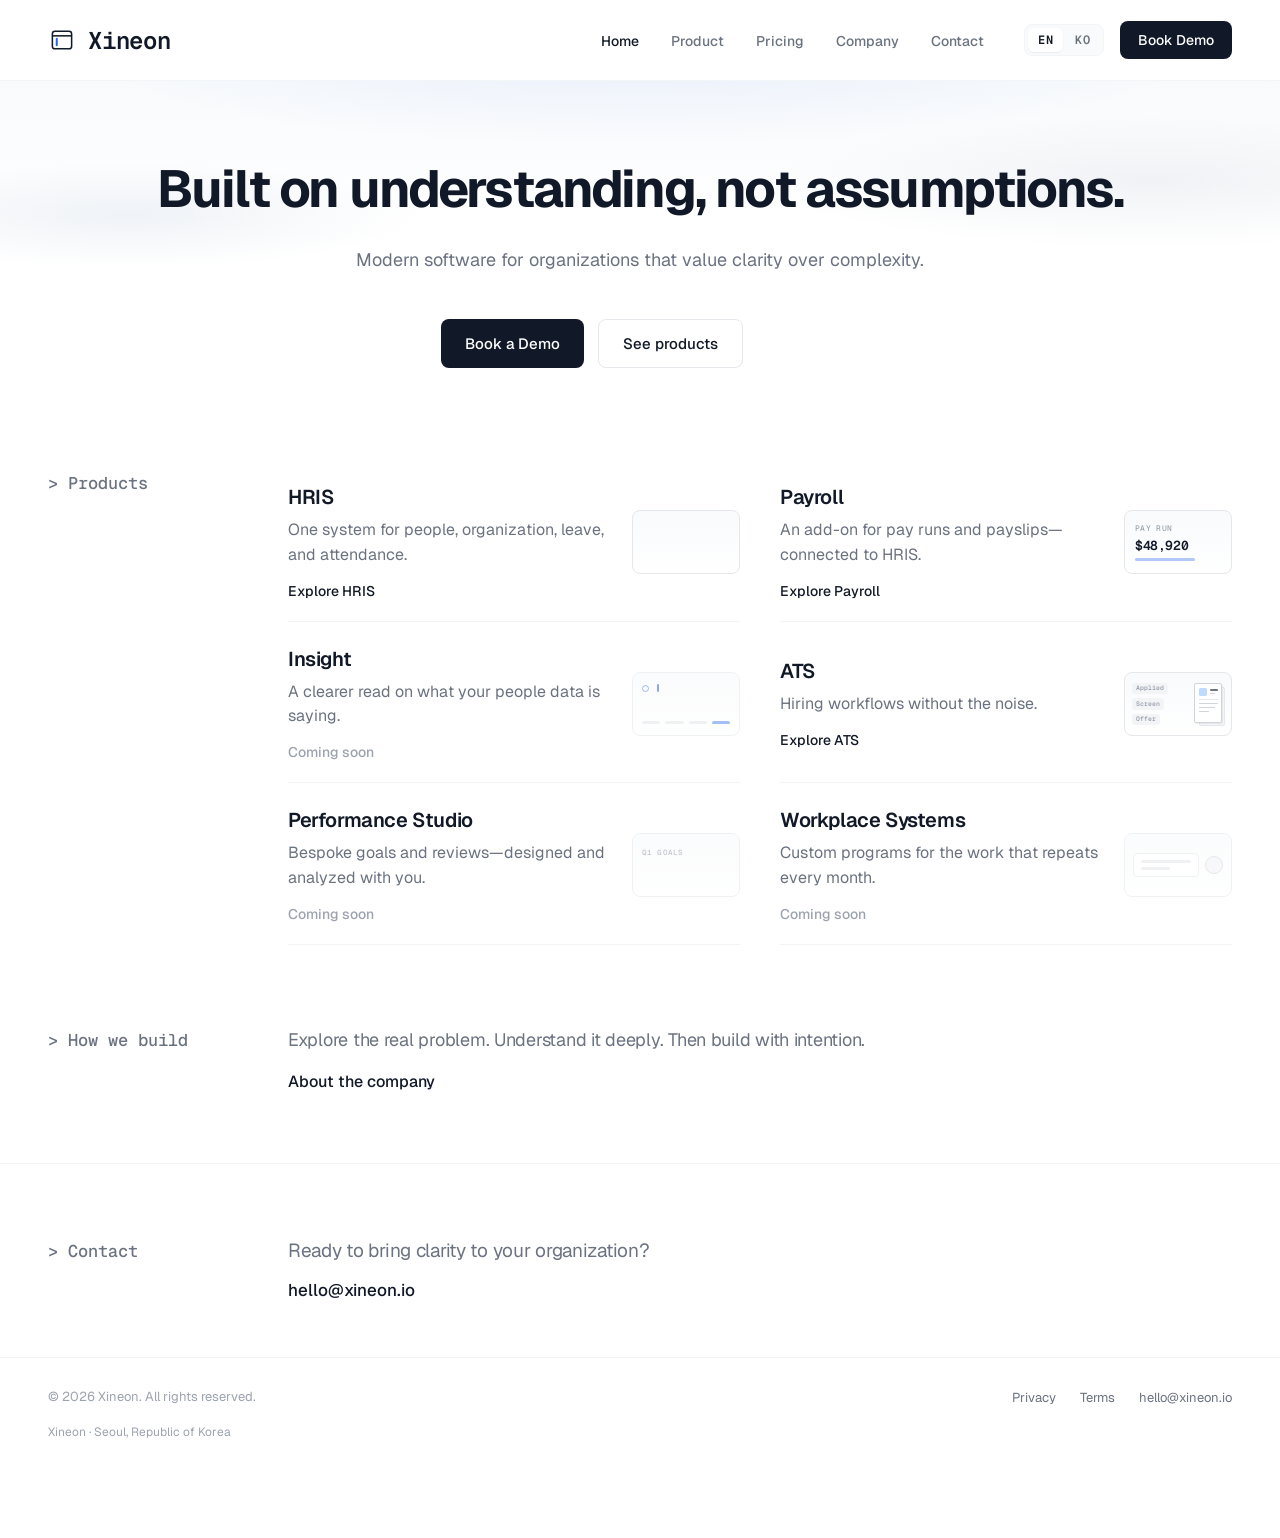
<file: index.html>
<!DOCTYPE html>
<html lang="en">
<head>
    <meta charset="UTF-8">
    <meta name="viewport" content="width=device-width, initial-scale=1.0">

    <title data-i18n="home.title">Xineon</title>
    <meta name="description" data-i18n-content="home.meta" content="Xineon builds modern enterprise software for organizations that value clarity over complexity—grounded in understanding before assumptions.">
    <meta property="og:title" content="Xineon">
    <meta property="og:description" data-i18n-content="home.meta" content="Xineon builds modern enterprise software for organizations that value clarity over complexity—grounded in understanding before assumptions.">
    <meta property="og:type" content="website">
    <meta property="og:url" content="https://xineon.io/">
    <meta property="og:image" content="https://xineon.io/assets/images/og-default.png">
    <meta property="og:image:width" content="1200">
    <meta property="og:image:height" content="630">
    <meta name="twitter:card" content="summary_large_image">
    <meta name="twitter:image" content="https://xineon.io/assets/images/og-default.png">

    <link rel="preconnect" href="https://fonts.googleapis.com">
    <link rel="preconnect" href="https://fonts.gstatic.com" crossorigin>
    <link href="https://fonts.googleapis.com/css2?family=Geist:wght@400;500;600;700&family=Geist+Mono:wght@500;600&display=swap" rel="stylesheet">

    <link rel="icon" href="assets/favicon.svg" type="image/svg+xml">
    <link rel="icon" href="assets/favicon.ico" sizes="any">
    <link rel="apple-touch-icon" href="assets/apple-touch-icon.png">
    <link rel="stylesheet" href="style.css">

    <script defer src="i18n.js"></script>
    <script defer src="script.js"></script>
</head>

<body>

    <nav>
        <div class="nav-inner container">
            <a class="logo" href="#product">
                <img class="logo-mark" src="assets/images/logo-icon.svg" alt="" width="28" height="28" decoding="async">
                <span>Xineon</span>
            </a>

            <button type="button" class="nav-toggle" data-nav-toggle aria-controls="site-nav-panel" aria-expanded="false" data-i18n-aria="nav.menu" aria-label="Menu">
                <span class="nav-toggle__box" aria-hidden="true">
                    <span class="nav-toggle__bar"></span>
                    <span class="nav-toggle__bar"></span>
                </span>
            </button>

            <div class="nav-right" id="site-nav-panel">
                <ul class="nav-links">
                    <li><a class="is-active" href="#product" aria-current="page" data-i18n="nav.home">Home</a></li>
                    <li class="nav-item nav-item--products">
                        <a class="nav-link" href="hris.html" aria-haspopup="true" aria-expanded="false" data-i18n="nav.product">Product</a>
                        <ul class="nav-submenu">
                            <li><a href="hris.html" data-i18n="nav.hris">HRIS</a></li>
                            <li><a href="payroll.html" data-i18n="nav.payroll">Payroll</a></li>
                            <li><a href="insight.html" data-i18n="nav.insight">Insight</a></li>
                            <li><a href="ats.html" data-i18n="nav.ats">ATS</a></li>
                            <li><a href="performance.html" data-i18n="nav.performance">Performance Studio</a></li>
                            <li><a href="workplace.html" data-i18n="nav.workplace">Workplace Systems</a></li>
                        </ul>
                    </li>
                    <li><a href="pricing.html" data-i18n="nav.pricing">Pricing</a></li>
                    <li><a href="company.html" data-i18n="nav.company">Company</a></li>
                    <li><a href="contact.html" data-i18n="nav.contact">Contact</a></li>
                </ul>

                <div class="nav-actions">
                    <div class="lang-toggle" data-lang-toggle role="group" data-i18n-aria="lang.aria" aria-label="Language">
                        <button type="button" class="lang-toggle__btn is-active" data-lang-option="en" aria-pressed="true" data-i18n="lang.en">EN</button>
                        <button type="button" class="lang-toggle__btn" data-lang-option="ko" aria-pressed="false" data-i18n="lang.ko">KO</button>
                    </div>

                    <a class="nav-cta" href="contact.html" data-i18n="nav.bookDemo">Book Demo</a>
                </div>
            </div>
        </div>
    </nav>

    <main>

        <section class="hero" id="product">
            <div class="hero-atmosphere" aria-hidden="true"></div>

            <div class="container hero-content fade-up">
                <h1 data-i18n="home.hero.title" data-i18n-html>Built on understanding, <br>not assumptions.</h1>

                <p data-i18n="home.hero.subtitle" data-i18n-html>
                    Modern software for organizations <br>that value clarity over complexity.
                </p>

                <div class="hero-buttons">
                    <a class="btn-primary" href="contact.html" data-i18n="home.hero.ctaPrimary">Book a Demo</a>
                    <a class="btn-secondary" href="#products" data-i18n="home.hero.ctaSecondary">See products</a>
                </div>
            </div>
        </section>

        <section class="section about" id="products">
            <div class="container page-grid fade-up">
                <h2 class="about-title" data-i18n="home.products.title">Products</h2>

                <div class="home-products">
                    <a class="home-product" href="hris.html">
                        <div class="home-product__copy">
                            <h3 data-i18n="home.products.hris.title">HRIS</h3>
                            <p data-i18n="home.products.hris.body">One system for people, organization, leave, and attendance.</p>
                            <span data-i18n="home.products.hris.cta">Explore HRIS</span>
                        </div>
                        <div class="home-viz home-viz--hris" aria-hidden="true">
                            <div class="home-viz__panel">
                                <div class="home-viz__row home-viz__row--1">
                                    <span class="home-viz__av"></span>
                                    <span class="home-viz__name">Maya Chen</span>
                                </div>
                                <div class="home-viz__row home-viz__row--2">
                                    <span class="home-viz__av"></span>
                                    <span class="home-viz__name">Jordan Lee</span>
                                </div>
                                <div class="home-viz__row home-viz__row--3">
                                    <span class="home-viz__av"></span>
                                    <span class="home-viz__name">Sam Park</span>
                                </div>
                            </div>
                        </div>
                    </a>

                    <a class="home-product" href="payroll.html">
                        <div class="home-product__copy">
                            <h3 data-i18n="home.products.payroll.title">Payroll</h3>
                            <p data-i18n="home.products.payroll.body">An add-on for pay runs and payslips—connected to HRIS.</p>
                            <span data-i18n="home.products.payroll.cta">Explore Payroll</span>
                        </div>
                        <div class="home-viz home-viz--payroll" aria-hidden="true">
                            <div class="home-viz__panel">
                                <span class="home-viz__label" data-i18n="viz.payRun">Pay run</span>
                                <span class="home-viz__amount">$48,920</span>
                                <span class="home-viz__slip"></span>
                            </div>
                        </div>
                    </a>

                    <a class="home-product home-product--soon" href="insight.html">
                        <div class="home-product__copy">
                            <h3 data-i18n="home.products.insight.title">Insight</h3>
                            <p data-i18n="home.products.insight.body">A clearer read on what your people data is saying.</p>
                            <span data-i18n="home.products.soon">Coming soon</span>
                        </div>
                        <div class="home-viz home-viz--insight" aria-hidden="true">
                            <div class="home-viz__panel home-viz__panel--ask">
                                <span class="home-viz__ask">
                                    <span class="home-viz__ask-mark"></span>
                                    <span class="home-viz__ask-text"></span>
                                    <span class="home-viz__ask-caret"></span>
                                </span>
                                <div class="home-viz__bars">
                                    <span class="home-viz__bar home-viz__bar--1"></span>
                                    <span class="home-viz__bar home-viz__bar--2"></span>
                                    <span class="home-viz__bar home-viz__bar--3"></span>
                                    <span class="home-viz__bar home-viz__bar--4"></span>
                                </div>
                            </div>
                        </div>
                    </a>

                    <a class="home-product" href="ats.html">
                        <div class="home-product__copy">
                            <h3 data-i18n="home.products.ats.title">ATS</h3>
                            <p data-i18n="home.products.ats.body">Hiring workflows without the noise.</p>
                            <span data-i18n="home.products.ats.cta">Explore ATS</span>
                        </div>
                        <div class="home-viz home-viz--ats" aria-hidden="true">
                            <div class="home-viz__panel home-viz__panel--stages">
                                <div class="home-viz__stages">
                                    <span class="home-viz__stage home-viz__stage--1" data-i18n="viz.applied">Applied</span>
                                    <span class="home-viz__stage home-viz__stage--2" data-i18n="viz.screen">Screen</span>
                                    <span class="home-viz__stage home-viz__stage--3" data-i18n="viz.offer">Offer</span>
                                </div>
                                <div class="home-viz__resume">
                                    <span class="home-viz__resume-sheet home-viz__resume-sheet--back"></span>
                                    <span class="home-viz__resume-sheet home-viz__resume-sheet--front">
                                        <span class="home-viz__resume-head">
                                            <span class="home-viz__resume-photo"></span>
                                            <span class="home-viz__resume-meta">
                                                <span class="home-viz__resume-line home-viz__resume-line--name"></span>
                                                <span class="home-viz__resume-line home-viz__resume-line--role"></span>
                                            </span>
                                        </span>
                                        <span class="home-viz__resume-rule"></span>
                                        <span class="home-viz__resume-line"></span>
                                        <span class="home-viz__resume-line home-viz__resume-line--mid"></span>
                                        <span class="home-viz__resume-line home-viz__resume-line--short"></span>
                                    </span>
                                </div>
                            </div>
                        </div>
                    </a>

                    <a class="home-product home-product--soon" href="performance.html">
                        <div class="home-product__copy">
                            <h3 data-i18n="home.products.performance.title">Performance Studio</h3>
                            <p data-i18n="home.products.performance.body">Bespoke goals and reviews—designed and analyzed with you.</p>
                            <span data-i18n="home.products.soon">Coming soon</span>
                        </div>
                        <div class="home-viz home-viz--perf" aria-hidden="true">
                            <div class="home-viz__panel home-viz__panel--goals">
                                <span class="home-viz__goals-label" data-i18n="viz.q1Goals">Q1 Goals</span>
                                <div class="home-viz__check home-viz__check--1">
                                    <span class="home-viz__tick"></span>
                                    <span class="home-viz__check-line"></span>
                                </div>
                                <div class="home-viz__check home-viz__check--2">
                                    <span class="home-viz__tick"></span>
                                    <span class="home-viz__check-line home-viz__check-line--short"></span>
                                </div>
                            </div>
                        </div>
                    </a>

                    <a class="home-product home-product--soon" href="workplace.html">
                        <div class="home-product__copy">
                            <h3 data-i18n="home.products.workplace.title">Workplace Systems</h3>
                            <p data-i18n="home.products.workplace.body">Custom programs for the work that repeats every month.</p>
                            <span data-i18n="home.products.soon">Coming soon</span>
                        </div>
                        <div class="home-viz home-viz--workplace" aria-hidden="true">
                            <div class="home-viz__panel home-viz__panel--request">
                                <div class="home-viz__req-card">
                                    <span class="home-viz__req-line"></span>
                                    <span class="home-viz__req-line home-viz__req-line--short"></span>
                                </div>
                                <span class="home-viz__req-badge">
                                    <span class="home-viz__req-check"></span>
                                </span>
                            </div>
                        </div>
                    </a>
                </div>
            </div>
        </section>

        <section class="section philosophy" id="how-we-build">
            <div class="container page-grid fade-up">
                <h2 class="philosophy-title" data-i18n="home.method.title">How we build</h2>

                <div class="home-method">
                    <p data-i18n="home.method.body">
                        Explore the real problem. Understand it deeply. Then build with intention.
                    </p>
                    <a class="text-link" href="company.html#how-we-work" data-i18n="home.method.cta">About the company</a>
                </div>
            </div>
        </section>

    </main>

    <footer class="site-footer" id="contact">
        <div class="container page-grid">
            <p class="footer-label" data-i18n="footer.label">Contact</p>

            <div class="footer-body">
                <p data-i18n="footer.cta">Ready to bring clarity to your organization?</p>
                <a href="mailto:hello@xineon.io">hello@xineon.io</a>
            </div>
        </div>

        <div class="container footer-legal">
            <div class="footer-legal-bar">
                <p class="footer-copyright">&copy; <span data-current-year>2026</span> Xineon. <span data-i18n="footer.rights">All rights reserved.</span></p>

                <ul class="footer-legal-links">
                    <li><a href="privacy.html" data-i18n="footer.privacy">Privacy</a></li>
                    <li><a href="terms.html" data-i18n="footer.terms">Terms</a></li>
                    <li><a href="mailto:hello@xineon.io">hello@xineon.io</a></li>
                </ul>
            </div>

            <p class="footer-company" data-i18n="footer.company">Xineon &middot; Seoul, Republic of Korea</p>
        </div>
    </footer>

</body>
</html>
</file>
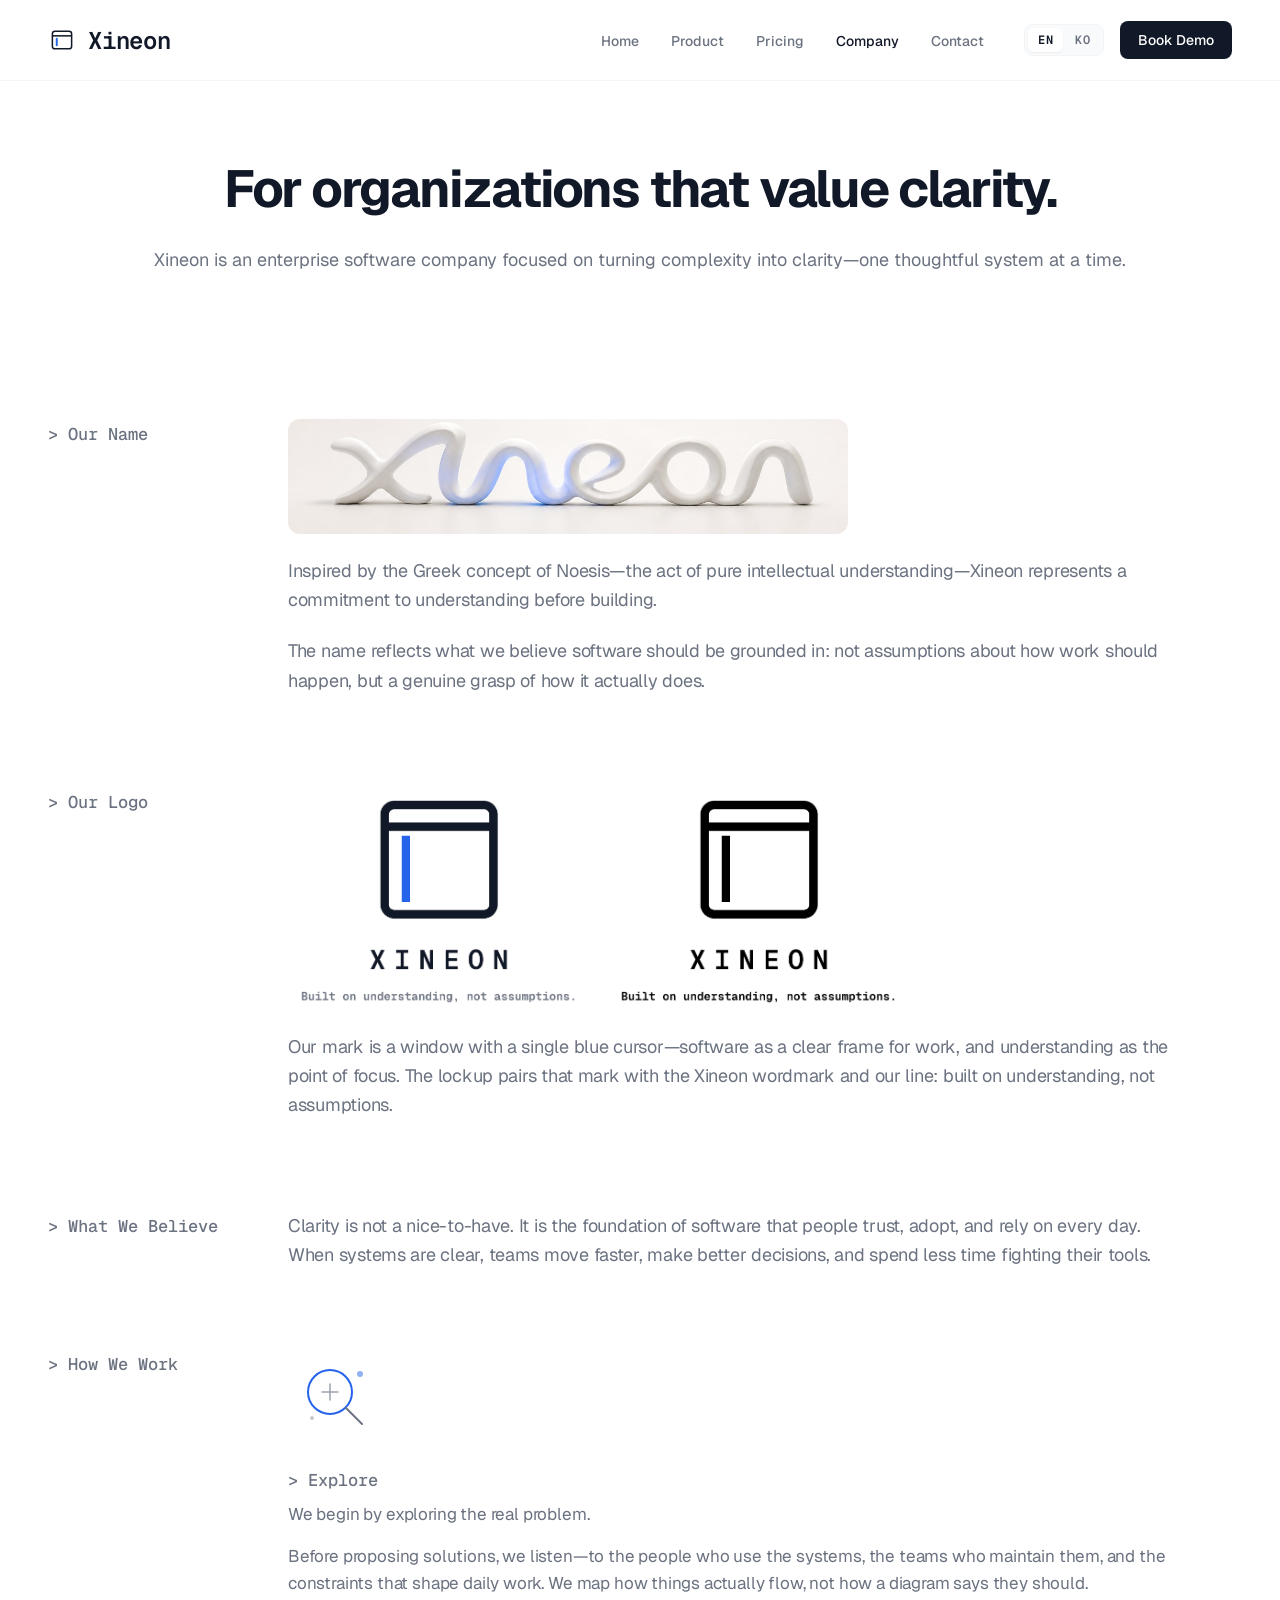
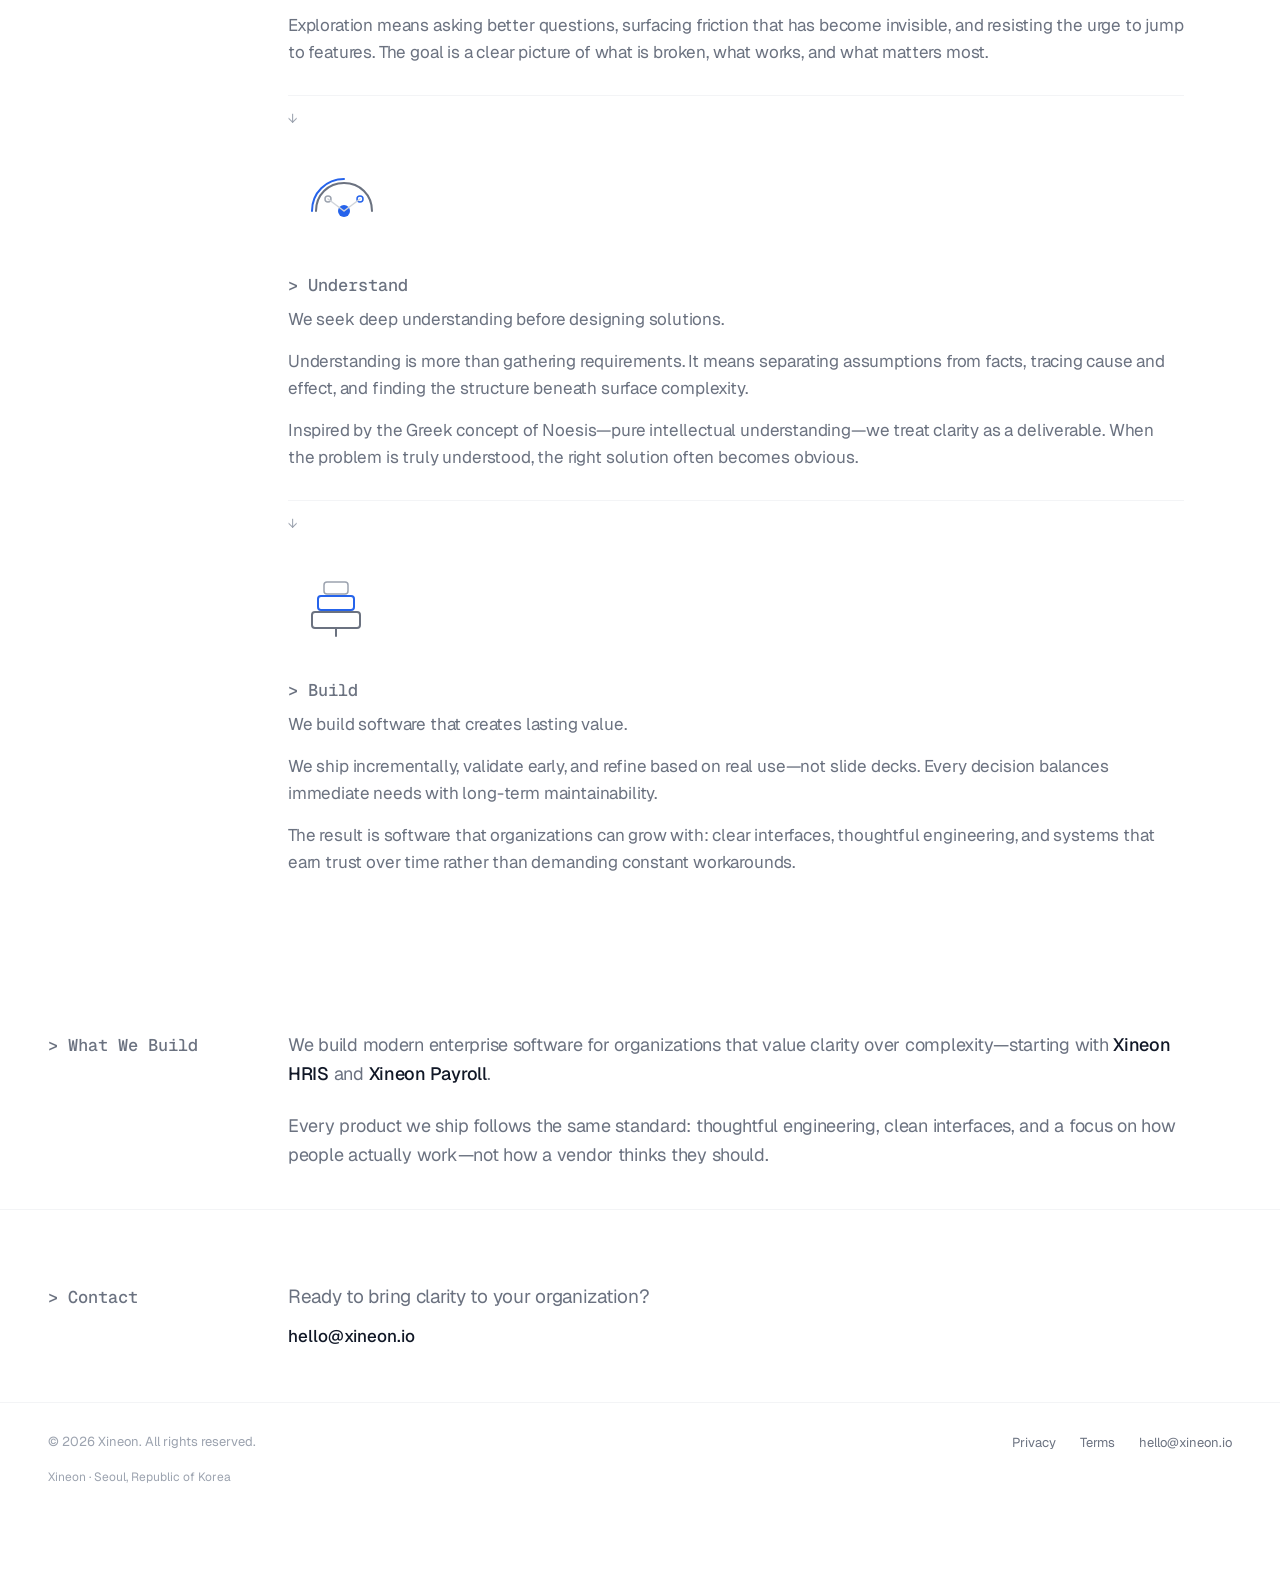
<file: about.html>
<!DOCTYPE html>
<html lang="en">
<head>
    <meta charset="UTF-8">
    <meta http-equiv="refresh" content="0; url=company.html">
    <link rel="canonical" href="https://xineon.io/company.html">
    <title>Redirecting to Company — Xineon</title>
    <script>location.replace("company.html");</script>
</head>
<body>
    <p><a href="company.html">Continue to Company</a></p>
</body>
</html>
</file>
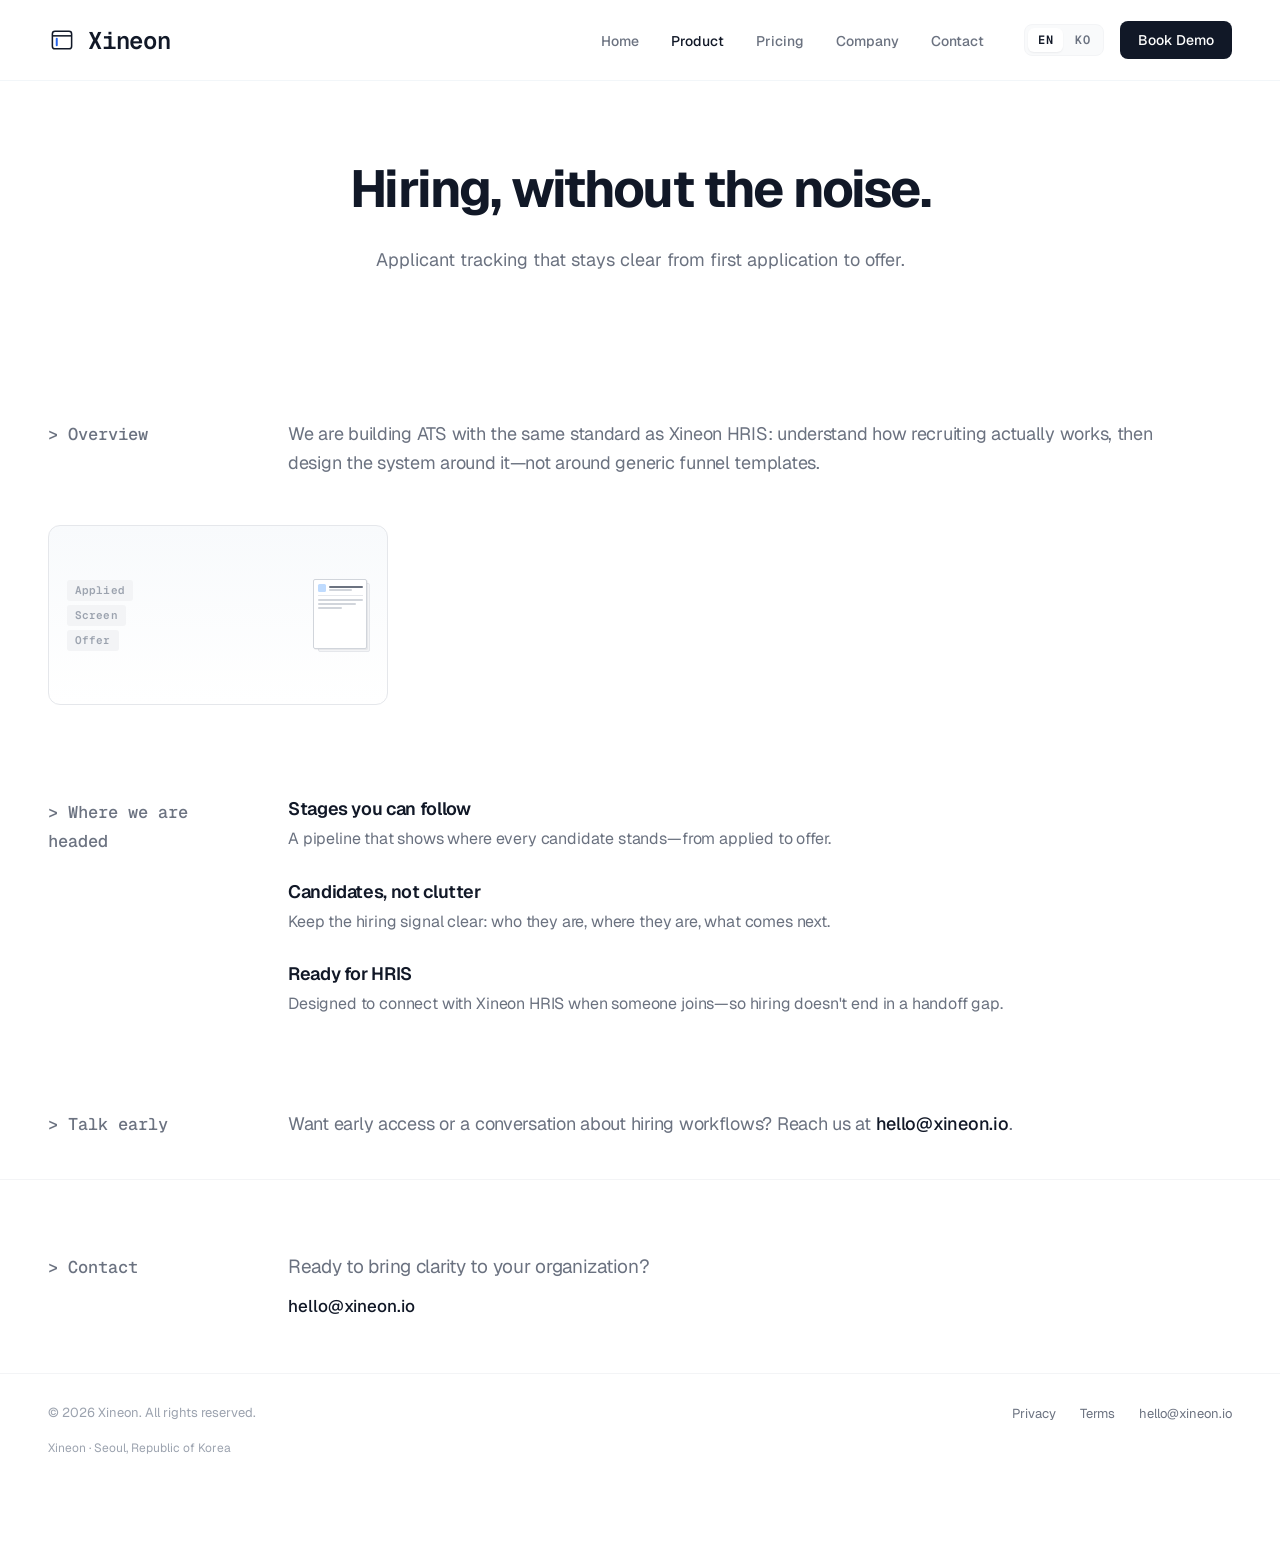
<file: ats.html>
<!DOCTYPE html>
<html lang="en">
<head>
    <meta charset="UTF-8">
    <meta name="viewport" content="width=device-width, initial-scale=1.0">

    <title data-i18n="ats.title">Xineon ATS</title>
    <meta name="description" data-i18n-content="ats.meta" content="Xineon ATS — applicant tracking built with the same clarity-first approach as the rest of the Xineon platform.">
    <meta property="og:title" content="Xineon ATS">
    <meta property="og:description" data-i18n-content="ats.meta" content="Xineon ATS — applicant tracking built with the same clarity-first approach as the rest of the Xineon platform.">
    <meta property="og:type" content="website">
    <meta property="og:url" content="https://xineon.io/ats.html">
    <meta property="og:image" content="https://xineon.io/assets/images/og-default.png">
    <meta property="og:image:width" content="1200">
    <meta property="og:image:height" content="630">
    <meta name="twitter:card" content="summary_large_image">
    <meta name="twitter:image" content="https://xineon.io/assets/images/og-default.png">

    <link rel="preconnect" href="https://fonts.googleapis.com">
    <link rel="preconnect" href="https://fonts.gstatic.com" crossorigin>
    <link href="https://fonts.googleapis.com/css2?family=Geist:wght@400;500;600;700&family=Geist+Mono:wght@500;600&display=swap" rel="stylesheet">

    <link rel="icon" href="assets/favicon.svg" type="image/svg+xml">
    <link rel="icon" href="assets/favicon.ico" sizes="any">
    <link rel="apple-touch-icon" href="assets/apple-touch-icon.png">
    <link rel="stylesheet" href="style.css">

    <script defer src="i18n.js"></script>
    <script defer src="script.js"></script>
</head>

<body>

    <nav>
        <div class="nav-inner container">
            <a class="logo" href="index.html">
                <img class="logo-mark" src="assets/images/logo-icon.svg" alt="" width="28" height="28" decoding="async">
                <span>Xineon</span>
            </a>

            <button type="button" class="nav-toggle" data-nav-toggle aria-controls="site-nav-panel" aria-expanded="false" data-i18n-aria="nav.menu" aria-label="Menu">
                <span class="nav-toggle__box" aria-hidden="true">
                    <span class="nav-toggle__bar"></span>
                    <span class="nav-toggle__bar"></span>
                </span>
            </button>

            <div class="nav-right" id="site-nav-panel">
                <ul class="nav-links">
                    <li><a href="index.html" data-i18n="nav.home">Home</a></li>
                    <li class="nav-item nav-item--products">
                        <a class="nav-link is-active" href="ats.html" aria-haspopup="true" aria-expanded="false" data-i18n="nav.product">Product</a>
                        <ul class="nav-submenu">
                            <li><a href="hris.html" data-i18n="nav.hris">HRIS</a></li>
                            <li><a href="payroll.html" data-i18n="nav.payroll">Payroll</a></li>
                            <li><a href="insight.html" data-i18n="nav.insight">Insight</a></li>
                            <li><a class="is-active" href="ats.html" aria-current="page" data-i18n="nav.ats">ATS</a></li>
                            <li><a href="performance.html" data-i18n="nav.performance">Performance Studio</a></li>
                            <li><a href="workplace.html" data-i18n="nav.workplace">Workplace Systems</a></li>
                        </ul>
                    </li>
                    <li><a href="pricing.html" data-i18n="nav.pricing">Pricing</a></li>
                    <li><a href="company.html" data-i18n="nav.company">Company</a></li>
                    <li><a href="contact.html" data-i18n="nav.contact">Contact</a></li>
                </ul>

                <div class="nav-actions">
                    <div class="lang-toggle" data-lang-toggle role="group" data-i18n-aria="lang.aria" aria-label="Language">
                        <button type="button" class="lang-toggle__btn is-active" data-lang-option="en" aria-pressed="true" data-i18n="lang.en">EN</button>
                        <button type="button" class="lang-toggle__btn" data-lang-option="ko" aria-pressed="false" data-i18n="lang.ko">KO</button>
                    </div>
                    <a class="nav-cta" href="contact.html" data-i18n="nav.bookDemo">Book Demo</a>
                </div>
            </div>
        </div>
    </nav>

    <main>
        <section class="hero">
            <div class="container hero-content fade-up">
                <h1 data-i18n="ats.hero.title">Hiring, without the noise.</h1>
                <p data-i18n="ats.hero.subtitle">
                    Applicant tracking that stays clear from first application to offer.
                </p>
            </div>
        </section>

        <section class="section about">
            <div class="container page-grid fade-up">
                <h2 class="about-title" data-i18n="ats.overview.title">Overview</h2>
                <div class="about-body">
                    <p data-i18n="ats.overview.p1">
                        We're building ATS with the same standard as Xineon HRIS: understand how recruiting actually works, then design the system around it—not around generic funnel templates.
                    </p>
                </div>
            </div>
        </section>

        <section class="product-preview fade-up" aria-hidden="true">
            <div class="container">
                <div class="product-preview__viz home-viz home-viz--ats">
                    <div class="home-viz__panel home-viz__panel--stages">
                        <div class="home-viz__stages">
                            <span class="home-viz__stage home-viz__stage--1" data-i18n="viz.applied">Applied</span>
                            <span class="home-viz__stage home-viz__stage--2" data-i18n="viz.screen">Screen</span>
                            <span class="home-viz__stage home-viz__stage--3" data-i18n="viz.offer">Offer</span>
                        </div>
                        <div class="home-viz__resume">
                            <span class="home-viz__resume-sheet home-viz__resume-sheet--back"></span>
                            <span class="home-viz__resume-sheet home-viz__resume-sheet--front">
                                <span class="home-viz__resume-head">
                                    <span class="home-viz__resume-photo"></span>
                                    <span class="home-viz__resume-meta">
                                        <span class="home-viz__resume-line home-viz__resume-line--name"></span>
                                        <span class="home-viz__resume-line home-viz__resume-line--role"></span>
                                    </span>
                                </span>
                                <span class="home-viz__resume-rule"></span>
                                <span class="home-viz__resume-line"></span>
                                <span class="home-viz__resume-line home-viz__resume-line--mid"></span>
                                <span class="home-viz__resume-line home-viz__resume-line--short"></span>
                            </span>
                        </div>
                    </div>
                </div>
            </div>
        </section>

        <section class="section about">
            <div class="container page-grid fade-up">
                <h2 class="about-title" data-i18n="ats.direction.title">Where we are headed</h2>
                <div class="soon-direction">
                    <article>
                        <h3 data-i18n="ats.direction.1.title">Stages you can follow</h3>
                        <p data-i18n="ats.direction.1.body">A pipeline that shows where every candidate stands—from applied to offer.</p>
                    </article>
                    <article>
                        <h3 data-i18n="ats.direction.2.title">Candidates, not clutter</h3>
                        <p data-i18n="ats.direction.2.body">Keep the hiring signal clear: who they are, where they are, what comes next.</p>
                    </article>
                    <article>
                        <h3 data-i18n="ats.direction.3.title">Ready for HRIS</h3>
                        <p data-i18n="ats.direction.3.body">Designed to connect with Xineon HRIS when someone joins—so hiring doesn't end in a handoff gap.</p>
                    </article>
                </div>
            </div>
        </section>

        <section class="section about">
            <div class="container page-grid fade-up">
                <h2 class="about-title" data-i18n="common.talk">Talk early</h2>
                <div class="about-body">
                    <p data-i18n="ats.cta" data-i18n-html>
                        Want early access or a conversation about hiring workflows? Reach us at <a class="text-link" href="mailto:hello@xineon.io">hello@xineon.io</a>.
                    </p>
                </div>
            </div>
        </section>
    </main>

    <footer class="site-footer" id="contact">
        <div class="container page-grid">
            <p class="footer-label" data-i18n="footer.label">Contact</p>
            <div class="footer-body">
                <p data-i18n="footer.cta">Ready to bring clarity to your organization?</p>
                <a href="mailto:hello@xineon.io">hello@xineon.io</a>
            </div>
        </div>

        <div class="container footer-legal">
            <div class="footer-legal-bar">
                <p class="footer-copyright">&copy; <span data-current-year>2026</span> Xineon. <span data-i18n="footer.rights">All rights reserved.</span></p>
                <ul class="footer-legal-links">
                    <li><a href="privacy.html" data-i18n="footer.privacy">Privacy</a></li>
                    <li><a href="terms.html" data-i18n="footer.terms">Terms</a></li>
                    <li><a href="mailto:hello@xineon.io">hello@xineon.io</a></li>
                </ul>
            </div>
            <p class="footer-company" data-i18n="footer.company">Xineon &middot; Seoul, Republic of Korea</p>
        </div>
    </footer>

</body>
</html>
</file>
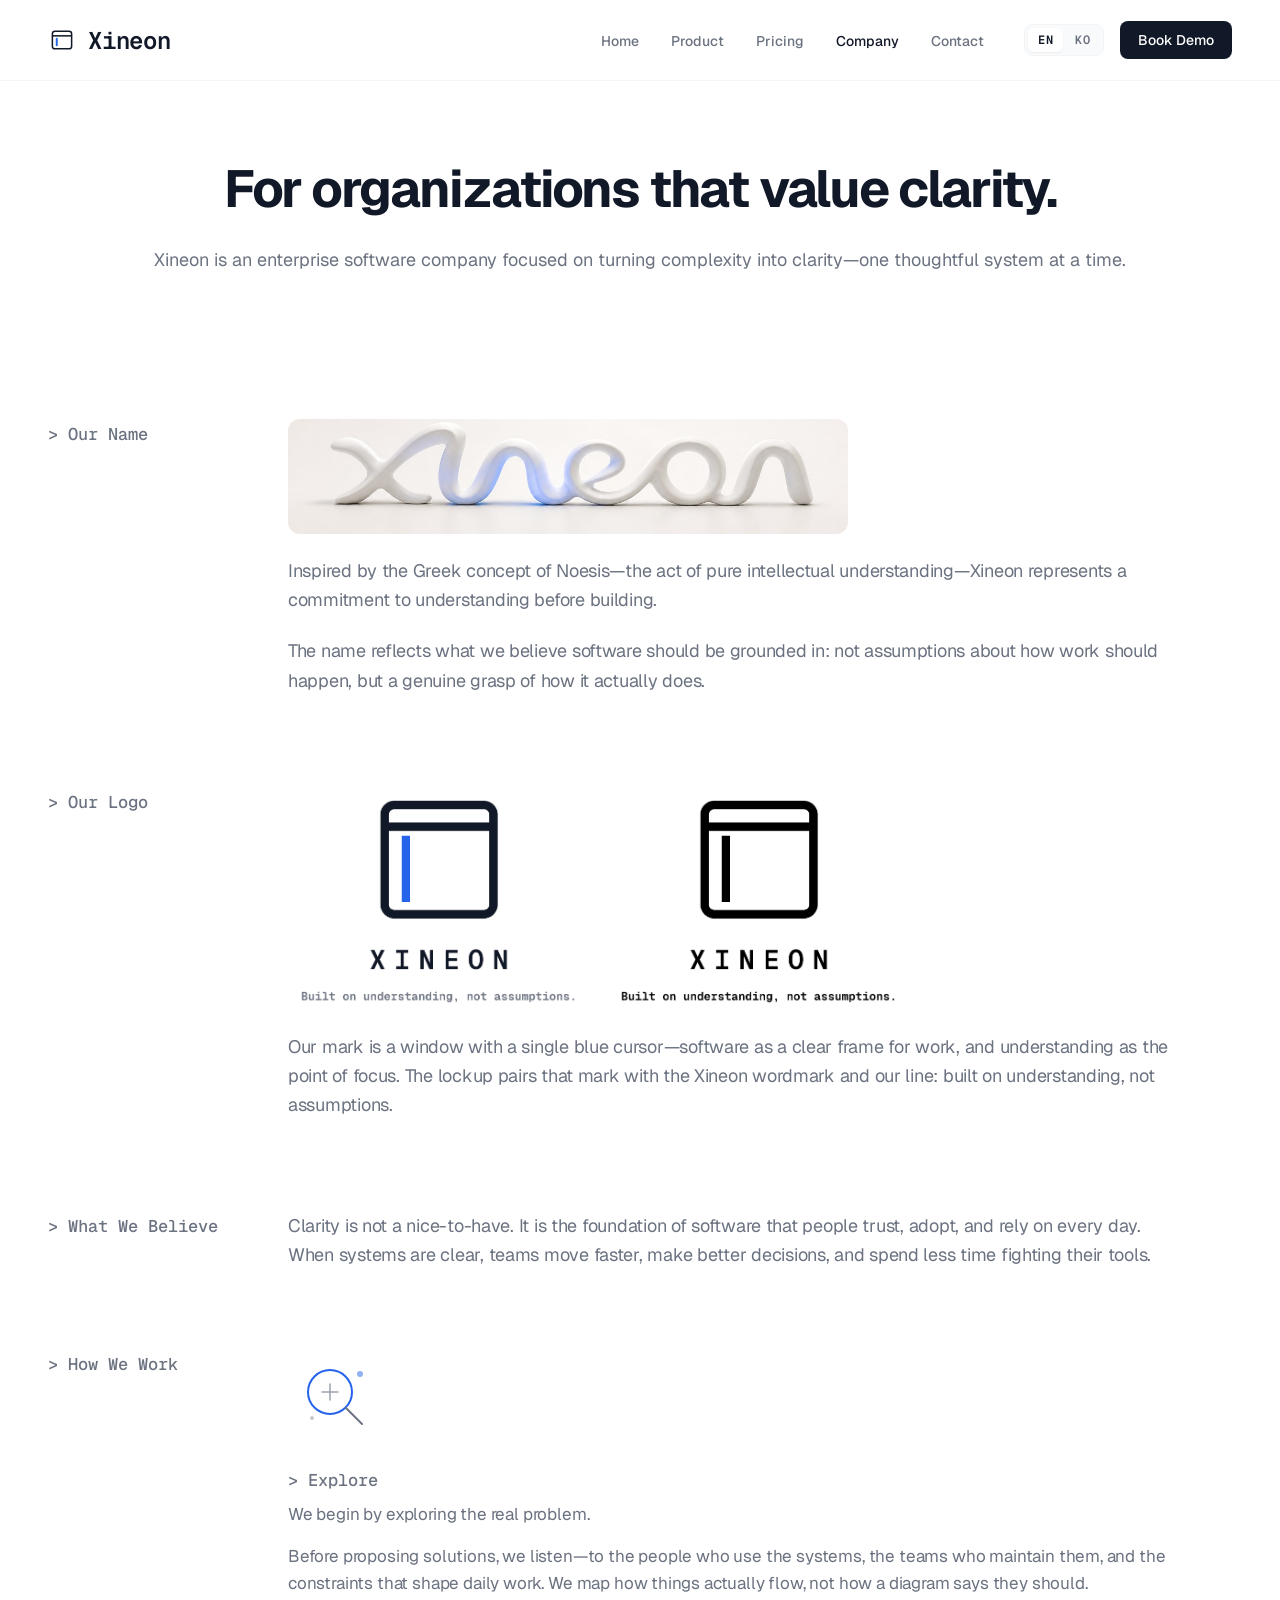
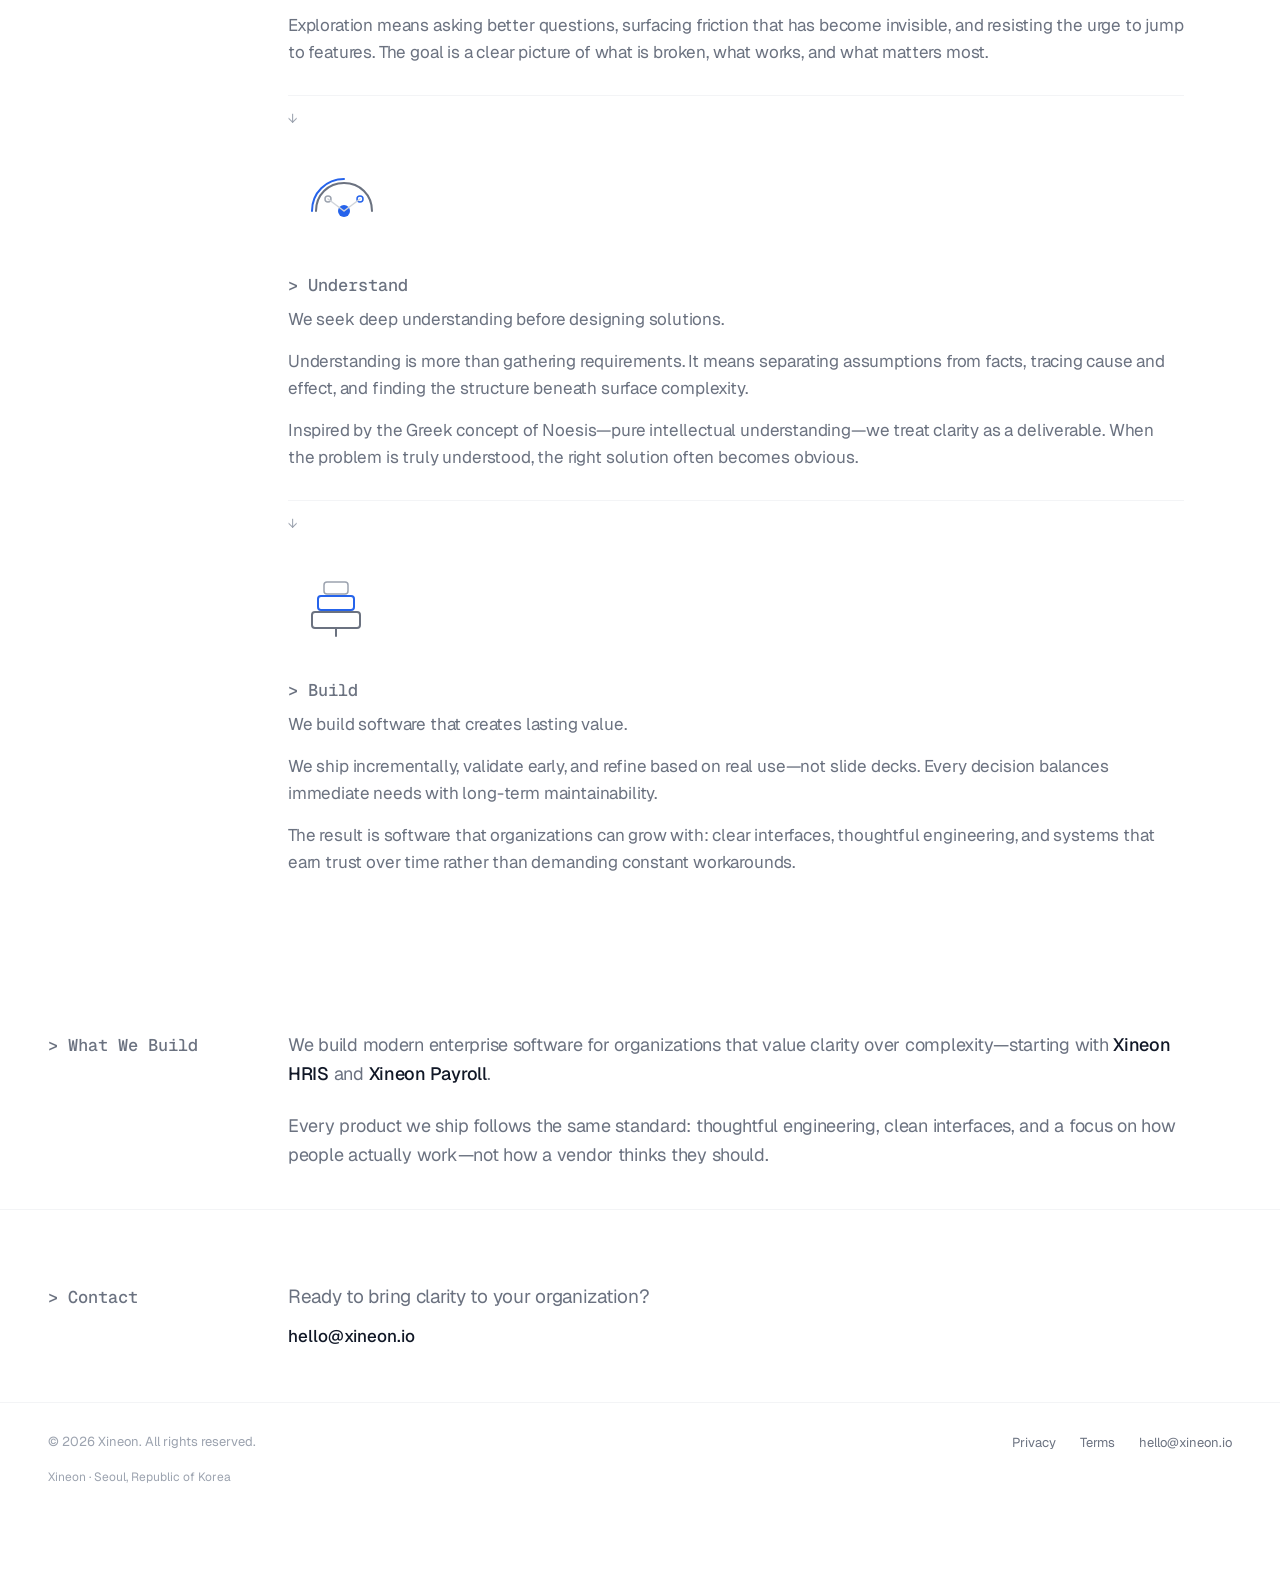
<file: company.html>
<!DOCTYPE html>
<html lang="en">
<head>
    <meta charset="UTF-8">
    <meta name="viewport" content="width=device-width, initial-scale=1.0">

    <title data-i18n="company.title">Company — Xineon</title>
    <meta name="description" data-i18n-content="company.meta" content="Xineon is an enterprise software company grounded in Noesis—understanding before building—and a clear way of working: explore, understand, then build.">
    <meta property="og:title" content="Company — Xineon">
    <meta property="og:description" data-i18n-content="company.meta" content="Xineon is an enterprise software company grounded in Noesis—understanding before building—and a clear way of working: explore, understand, then build.">
    <meta property="og:type" content="website">
    <meta property="og:url" content="https://xineon.io/company.html">
    <meta property="og:image" content="https://xineon.io/assets/images/og-default.png">
    <meta property="og:image:width" content="1200">
    <meta property="og:image:height" content="630">
    <meta name="twitter:card" content="summary_large_image">
    <meta name="twitter:image" content="https://xineon.io/assets/images/og-default.png">

    <link rel="preconnect" href="https://fonts.googleapis.com">
    <link rel="preconnect" href="https://fonts.gstatic.com" crossorigin>
    <link href="https://fonts.googleapis.com/css2?family=Geist:wght@400;500;600;700&family=Geist+Mono:wght@500;600&display=swap" rel="stylesheet">

    <link rel="icon" href="assets/favicon.svg" type="image/svg+xml">
    <link rel="icon" href="assets/favicon.ico" sizes="any">
    <link rel="apple-touch-icon" href="assets/apple-touch-icon.png">
    <link rel="stylesheet" href="style.css">

    <script defer src="i18n.js"></script>
    <script defer src="script.js"></script>
</head>

<body>

    <nav>
        <div class="nav-inner container">
            <a class="logo" href="index.html">
                <img class="logo-mark" src="assets/images/logo-icon.svg" alt="" width="28" height="28" decoding="async">
                <span>Xineon</span>
            </a>

            <button type="button" class="nav-toggle" data-nav-toggle aria-controls="site-nav-panel" aria-expanded="false" data-i18n-aria="nav.menu" aria-label="Menu">
                <span class="nav-toggle__box" aria-hidden="true">
                    <span class="nav-toggle__bar"></span>
                    <span class="nav-toggle__bar"></span>
                </span>
            </button>

            <div class="nav-right" id="site-nav-panel">
                <ul class="nav-links">
                    <li><a href="index.html" data-i18n="nav.home">Home</a></li>
                    <li class="nav-item nav-item--products">
                        <a class="nav-link" href="hris.html" aria-haspopup="true" aria-expanded="false" data-i18n="nav.product">Product</a>
                        <ul class="nav-submenu">
                            <li><a href="hris.html" data-i18n="nav.hris">HRIS</a></li>
                            <li><a href="payroll.html" data-i18n="nav.payroll">Payroll</a></li>
                            <li><a href="insight.html" data-i18n="nav.insight">Insight</a></li>
                            <li><a href="ats.html" data-i18n="nav.ats">ATS</a></li>
                            <li><a href="performance.html" data-i18n="nav.performance">Performance Studio</a></li>
                            <li><a href="workplace.html" data-i18n="nav.workplace">Workplace Systems</a></li>
                        </ul>
                    </li>
                    <li><a href="pricing.html" data-i18n="nav.pricing">Pricing</a></li>
                    <li><a class="is-active" href="company.html" aria-current="page" data-i18n="nav.company">Company</a></li>
                    <li><a href="contact.html" data-i18n="nav.contact">Contact</a></li>
                </ul>

                <div class="nav-actions">
                    <div class="lang-toggle" data-lang-toggle role="group" data-i18n-aria="lang.aria" aria-label="Language">
                        <button type="button" class="lang-toggle__btn is-active" data-lang-option="en" aria-pressed="true" data-i18n="lang.en">EN</button>
                        <button type="button" class="lang-toggle__btn" data-lang-option="ko" aria-pressed="false" data-i18n="lang.ko">KO</button>
                    </div>
                    <a class="nav-cta" href="contact.html" data-i18n="nav.bookDemo">Book Demo</a>
                </div>
            </div>
        </div>
    </nav>

    <main>

        <section class="hero">
            <div class="container hero-content fade-up">
                <h1 data-i18n="company.hero.title">For organizations that value clarity.</h1>
                <p data-i18n="company.hero.subtitle">
                    Xineon is an enterprise software company focused on turning complexity into clarity—one thoughtful system at a time.
                </p>
            </div>
        </section>

        <section class="section about" id="name">
            <div class="container page-grid fade-up">
                <h2 class="about-title" data-i18n="company.name.title">Our Name</h2>

                <div class="about-body">
                    <img
                        class="brand-visual brand-visual--name"
                        src="assets/images/our-name-xineon.png"
                        data-i18n-alt="company.name.alt"
                        alt="Xineon — white letterforms with a soft blue glow"
                        width="1024"
                        height="210"
                        decoding="async"
                    >

                    <p data-i18n="company.name.p1">
                        Inspired by the Greek concept of Noesis—the act of pure intellectual understanding—Xineon represents a commitment to understanding before building.
                    </p>
                    <p data-i18n="company.name.p2">
                        The name reflects what we believe software should be grounded in: not assumptions about how work should happen, but a genuine grasp of how it actually does.
                    </p>
                </div>
            </div>
        </section>

        <section class="section about" id="logo">
            <div class="container page-grid fade-up">
                <h2 class="about-title" data-i18n="company.logo.title">Our Logo</h2>

                <div class="about-body">
                    <div class="brand-lockups">
                        <img
                            class="brand-visual brand-visual--lockup"
                            src="assets/images/logo-lockup-on-white-tight.png"
                            data-i18n-alt="company.logo.altColor"
                            alt="Xineon lockup in full color"
                            width="1306"
                            height="995"
                            decoding="async"
                        >
                        <img
                            class="brand-visual brand-visual--lockup"
                            src="assets/images/logo-lockup-black-on-white.png"
                            data-i18n-alt="company.logo.altBlack"
                            alt="Xineon lockup in black"
                            width="1306"
                            height="995"
                            decoding="async"
                        >
                    </div>

                    <p data-i18n="company.logo.p1">
                        Our mark is a window with a single blue cursor—software as a clear frame for work, and understanding as the point of focus. The lockup pairs that mark with the Xineon wordmark and our line: built on understanding, not assumptions.
                    </p>
                </div>
            </div>
        </section>

        <section class="section about" id="believe">
            <div class="container page-grid fade-up">
                <h2 class="about-title" data-i18n="company.believe.title">What We Believe</h2>

                <div class="about-body">
                    <p data-i18n="company.believe.p1">
                        Clarity is not a nice-to-have. It is the foundation of software that people trust, adopt, and rely on every day. When systems are clear, teams move faster, make better decisions, and spend less time fighting their tools.
                    </p>
                </div>
            </div>
        </section>

        <section class="section philosophy" id="how-we-work">
            <div class="container page-grid">
                <h2 class="philosophy-title fade-up" data-i18n="company.work.title">How We Work</h2>

                <div class="philosophy-steps">
                    <article class="philosophy-step fade-up">
                        <img class="step-visual" src="assets/icons/explore.svg" alt="" width="96" height="96">
                        <h3 data-i18n="company.explore.title">Explore</h3>
                        <p data-i18n="company.explore.lead">We begin by exploring the real problem.</p>
                        <p data-i18n="company.explore.p1">
                            Before proposing solutions, we listen—to the people who use the systems, the teams who maintain them, and the constraints that shape daily work. We map how things actually flow, not how a diagram says they should.
                        </p>
                        <p data-i18n="company.explore.p2">
                            Exploration means asking better questions, surfacing friction that has become invisible, and resisting the urge to jump to features. The goal is a clear picture of what is broken, what works, and what matters most.
                        </p>
                    </article>

                    <div class="philosophy-divider fade-up" aria-hidden="true">
                        <span>↓</span>
                    </div>

                    <article class="philosophy-step fade-up">
                        <img class="step-visual" src="assets/icons/understand.svg" alt="" width="96" height="96">
                        <h3 data-i18n="company.understand.title">Understand</h3>
                        <p data-i18n="company.understand.lead">We seek deep understanding before designing solutions.</p>
                        <p data-i18n="company.understand.p1">
                            Understanding is more than gathering requirements. It means separating assumptions from facts, tracing cause and effect, and finding the structure beneath surface complexity.
                        </p>
                        <p data-i18n="company.understand.p2">
                            Inspired by the Greek concept of Noesis—pure intellectual understanding—we treat clarity as a deliverable. When the problem is truly understood, the right solution often becomes obvious.
                        </p>
                    </article>

                    <div class="philosophy-divider fade-up" aria-hidden="true">
                        <span>↓</span>
                    </div>

                    <article class="philosophy-step fade-up">
                        <img class="step-visual" src="assets/icons/build.svg" alt="" width="96" height="96">
                        <h3 data-i18n="company.build.title">Build</h3>
                        <p data-i18n="company.build.lead">We build software that creates lasting value.</p>
                        <p data-i18n="company.build.p1">
                            We ship incrementally, validate early, and refine based on real use—not slide decks. Every decision balances immediate needs with long-term maintainability.
                        </p>
                        <p data-i18n="company.build.p2">
                            The result is software that organizations can grow with: clear interfaces, thoughtful engineering, and systems that earn trust over time rather than demanding constant workarounds.
                        </p>
                    </article>
                </div>
            </div>
        </section>

        <section class="section about" id="products">
            <div class="container page-grid fade-up">
                <h2 class="about-title" data-i18n="company.products.title">What We Build</h2>

                <div class="about-body">
                    <p data-i18n="company.products.p1" data-i18n-html>
                        We build modern enterprise software for organizations that value clarity over complexity—starting with <a class="text-link" href="hris.html">Xineon HRIS</a> and <a class="text-link" href="payroll.html">Xineon Payroll</a>.
                    </p>
                    <p data-i18n="company.products.p2">
                        Every product we ship follows the same standard: thoughtful engineering, clean interfaces, and a focus on how people actually work—not how a vendor thinks they should.
                    </p>
                </div>
            </div>
        </section>

    </main>

    <footer class="site-footer" id="contact">
        <div class="container page-grid">
            <p class="footer-label" data-i18n="footer.label">Contact</p>
            <div class="footer-body">
                <p data-i18n="footer.cta">Ready to bring clarity to your organization?</p>
                <a href="mailto:hello@xineon.io">hello@xineon.io</a>
            </div>
        </div>

        <div class="container footer-legal">
            <div class="footer-legal-bar">
                <p class="footer-copyright">&copy; <span data-current-year>2026</span> Xineon. <span data-i18n="footer.rights">All rights reserved.</span></p>
                <ul class="footer-legal-links">
                    <li><a href="privacy.html" data-i18n="footer.privacy">Privacy</a></li>
                    <li><a href="terms.html" data-i18n="footer.terms">Terms</a></li>
                    <li><a href="mailto:hello@xineon.io">hello@xineon.io</a></li>
                </ul>
            </div>
            <p class="footer-company" data-i18n="footer.company">Xineon &middot; Seoul, Republic of Korea</p>
        </div>
    </footer>

</body>
</html>
</file>
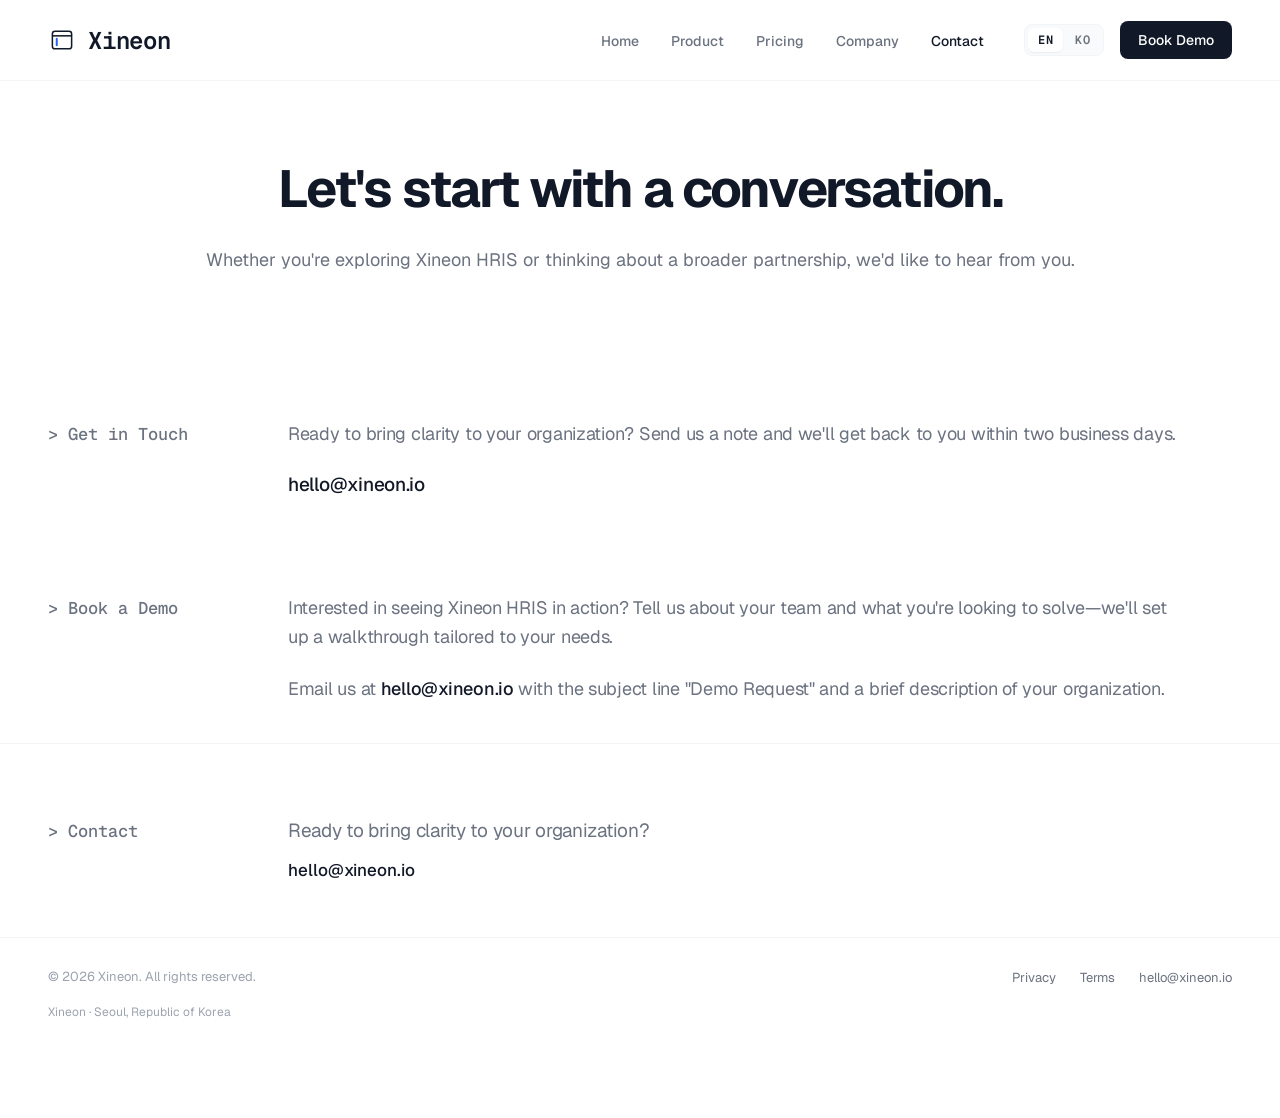
<file: contact.html>
<!DOCTYPE html>
<html lang="en">
<head>
    <meta charset="UTF-8">
    <meta name="viewport" content="width=device-width, initial-scale=1.0">

    <title data-i18n="contact.title">Contact — Xineon</title>
    <meta name="description" data-i18n-content="contact.meta" content="Get in touch with Xineon. Reach out to book a demo or start a conversation about bringing clarity to your organization.">
    <meta property="og:title" content="Contact — Xineon">
    <meta property="og:description" data-i18n-content="contact.meta" content="Get in touch with Xineon. Reach out to book a demo or start a conversation about bringing clarity to your organization.">
    <meta property="og:type" content="website">
    <meta property="og:url" content="https://xineon.io/contact.html">
    <meta property="og:image" content="https://xineon.io/assets/images/og-default.png">
    <meta property="og:image:width" content="1200">
    <meta property="og:image:height" content="630">
    <meta name="twitter:card" content="summary_large_image">
    <meta name="twitter:image" content="https://xineon.io/assets/images/og-default.png">

    <link rel="preconnect" href="https://fonts.googleapis.com">
    <link rel="preconnect" href="https://fonts.gstatic.com" crossorigin>
    <link href="https://fonts.googleapis.com/css2?family=Geist:wght@400;500;600;700&family=Geist+Mono:wght@500;600&display=swap" rel="stylesheet">

    <link rel="icon" href="assets/favicon.svg" type="image/svg+xml">
    <link rel="icon" href="assets/favicon.ico" sizes="any">
    <link rel="apple-touch-icon" href="assets/apple-touch-icon.png">
    <link rel="stylesheet" href="style.css">

    <script defer src="i18n.js"></script>
    <script defer src="script.js"></script>
</head>

<body>

    <nav>
        <div class="nav-inner container">
            <a class="logo" href="index.html">
                <img class="logo-mark" src="assets/images/logo-icon.svg" alt="" width="28" height="28" decoding="async">
                <span>Xineon</span>
            </a>

            <button type="button" class="nav-toggle" data-nav-toggle aria-controls="site-nav-panel" aria-expanded="false" data-i18n-aria="nav.menu" aria-label="Menu">
                <span class="nav-toggle__box" aria-hidden="true">
                    <span class="nav-toggle__bar"></span>
                    <span class="nav-toggle__bar"></span>
                </span>
            </button>

            <div class="nav-right" id="site-nav-panel">
                <ul class="nav-links">
                    <li><a href="index.html" data-i18n="nav.home">Home</a></li>
                    <li class="nav-item nav-item--products">
                        <a class="nav-link" href="hris.html" aria-haspopup="true" aria-expanded="false" data-i18n="nav.product">Product</a>
                        <ul class="nav-submenu">
                            <li><a href="hris.html" data-i18n="nav.hris">HRIS</a></li>
                            <li><a href="payroll.html" data-i18n="nav.payroll">Payroll</a></li>
                            <li><a href="insight.html" data-i18n="nav.insight">Insight</a></li>
                            <li><a href="ats.html" data-i18n="nav.ats">ATS</a></li>
                            <li><a href="performance.html" data-i18n="nav.performance">Performance Studio</a></li>
                            <li><a href="workplace.html" data-i18n="nav.workplace">Workplace Systems</a></li>
                        </ul>
                    </li>
                    <li><a href="pricing.html" data-i18n="nav.pricing">Pricing</a></li>
                    <li><a href="company.html" data-i18n="nav.company">Company</a></li>
                    <li><a class="is-active" href="contact.html" aria-current="page" data-i18n="nav.contact">Contact</a></li>
                </ul>

                <div class="nav-actions">
                    <div class="lang-toggle" data-lang-toggle role="group" data-i18n-aria="lang.aria" aria-label="Language">
                        <button type="button" class="lang-toggle__btn is-active" data-lang-option="en" aria-pressed="true" data-i18n="lang.en">EN</button>
                        <button type="button" class="lang-toggle__btn" data-lang-option="ko" aria-pressed="false" data-i18n="lang.ko">KO</button>
                    </div>
                    <a class="nav-cta" href="#contact" data-i18n="nav.bookDemo">Book Demo</a>
                </div>
            </div>
        </div>
    </nav>

    <main>

        <section class="hero">
            <div class="container hero-content fade-up">
                <h1 data-i18n="contact.hero.title">Let's start with a conversation.</h1>
                <p data-i18n="contact.hero.subtitle">
                    Whether you're exploring Xineon HRIS or thinking about a broader partnership, we'd like to hear from you.
                </p>
            </div>
        </section>

        <section class="section about">
            <div class="container page-grid fade-up">
                <h2 class="about-title" data-i18n="contact.touch.title">Get in Touch</h2>
                <div class="about-body">
                    <p data-i18n="contact.touch.p1">
                        Ready to bring clarity to your organization? Send us a note and we'll get back to you within two business days.
                    </p>
                    <p>
                        <a class="text-link text-link--prominent" href="mailto:hello@xineon.io">hello@xineon.io</a>
                    </p>
                </div>
            </div>
        </section>

        <section class="section about">
            <div class="container page-grid fade-up">
                <h2 class="about-title" data-i18n="contact.demo.title">Book a Demo</h2>
                <div class="about-body">
                    <p data-i18n="contact.demo.p1">
                        Interested in seeing Xineon HRIS in action? Tell us about your team and what you're looking to solve—we'll set up a walkthrough tailored to your needs.
                    </p>
                    <p data-i18n="contact.demo.p2" data-i18n-html>
                        Email us at <a class="text-link" href="mailto:hello@xineon.io">hello@xineon.io</a> with the subject line "Demo Request" and a brief description of your organization.
                    </p>
                </div>
            </div>
        </section>

    </main>

    <footer class="site-footer" id="contact">
        <div class="container page-grid">
            <p class="footer-label" data-i18n="footer.label">Contact</p>
            <div class="footer-body">
                <p data-i18n="footer.cta">Ready to bring clarity to your organization?</p>
                <a href="mailto:hello@xineon.io">hello@xineon.io</a>
            </div>
        </div>

        <div class="container footer-legal">
            <div class="footer-legal-bar">
                <p class="footer-copyright">&copy; <span data-current-year>2026</span> Xineon. <span data-i18n="footer.rights">All rights reserved.</span></p>
                <ul class="footer-legal-links">
                    <li><a href="privacy.html" data-i18n="footer.privacy">Privacy</a></li>
                    <li><a href="terms.html" data-i18n="footer.terms">Terms</a></li>
                    <li><a href="mailto:hello@xineon.io">hello@xineon.io</a></li>
                </ul>
            </div>
            <p class="footer-company" data-i18n="footer.company">Xineon &middot; Seoul, Republic of Korea</p>
        </div>
    </footer>

</body>
</html>
</file>
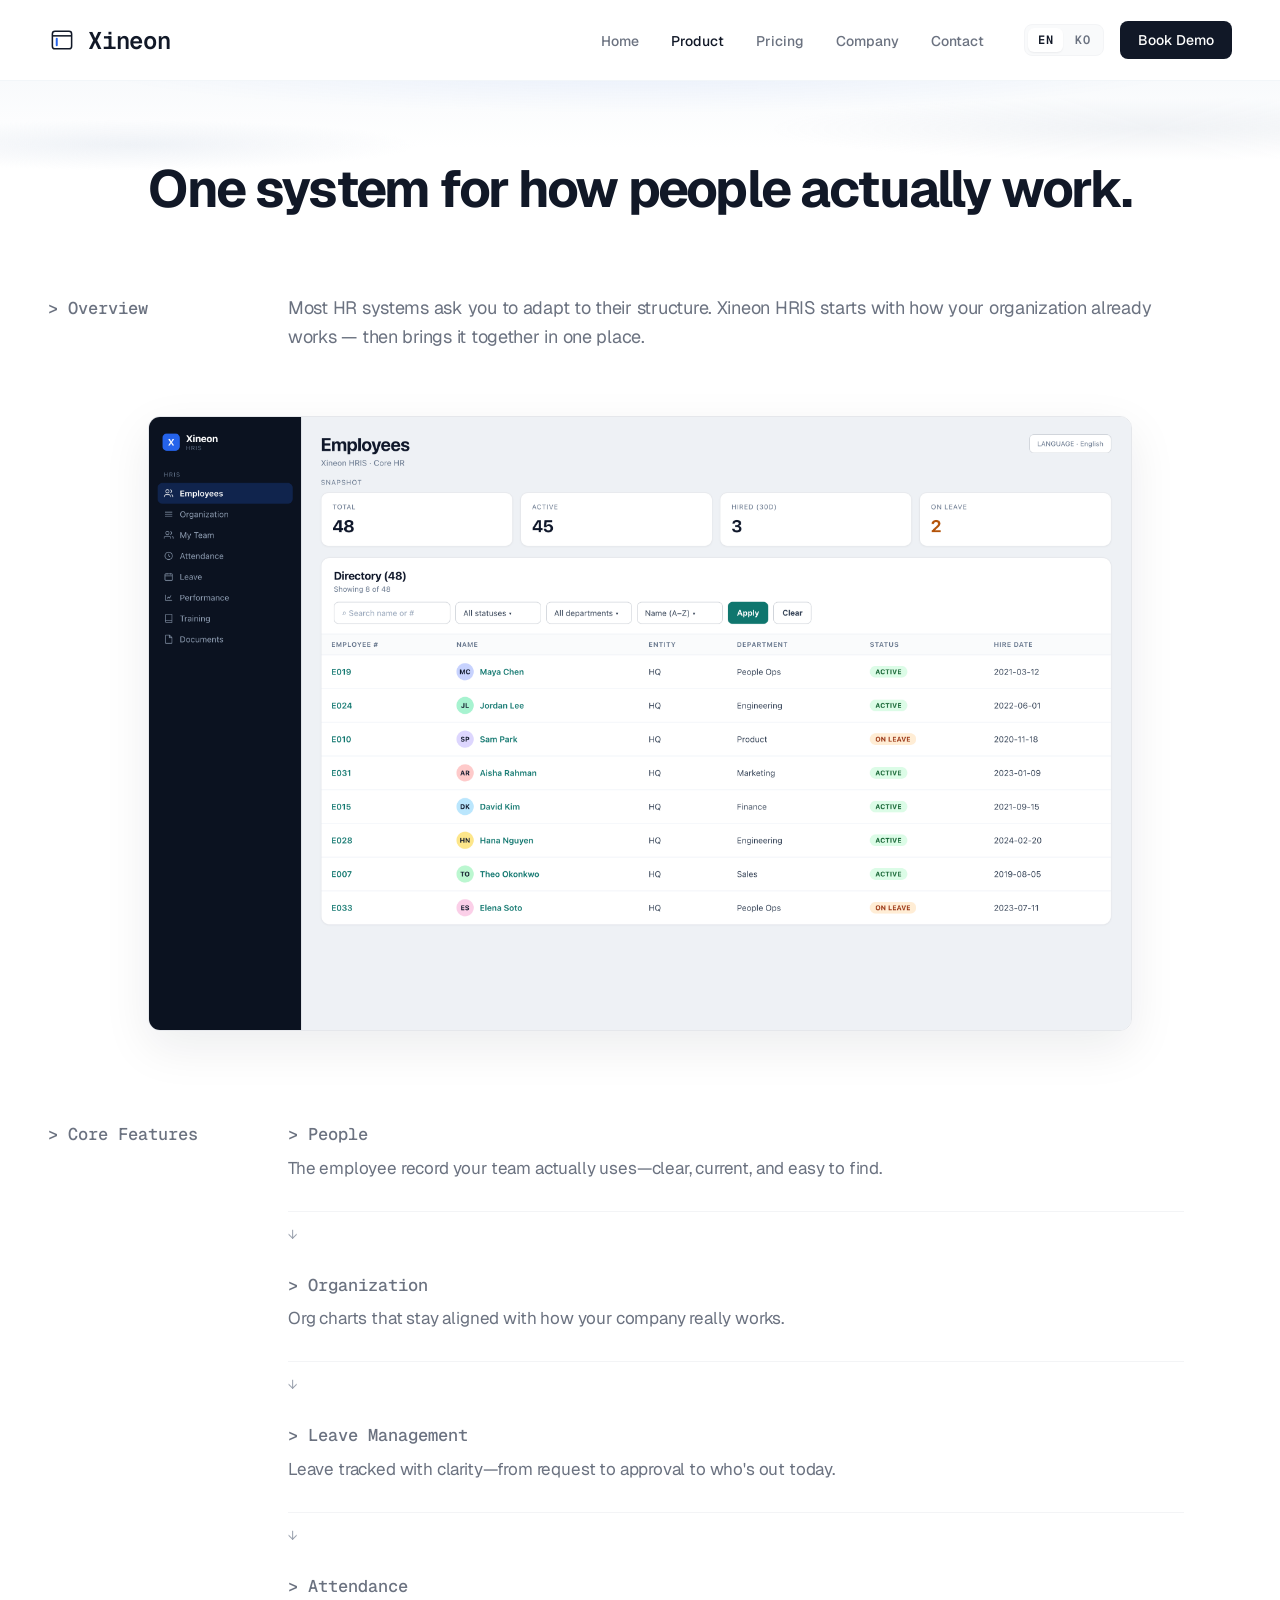
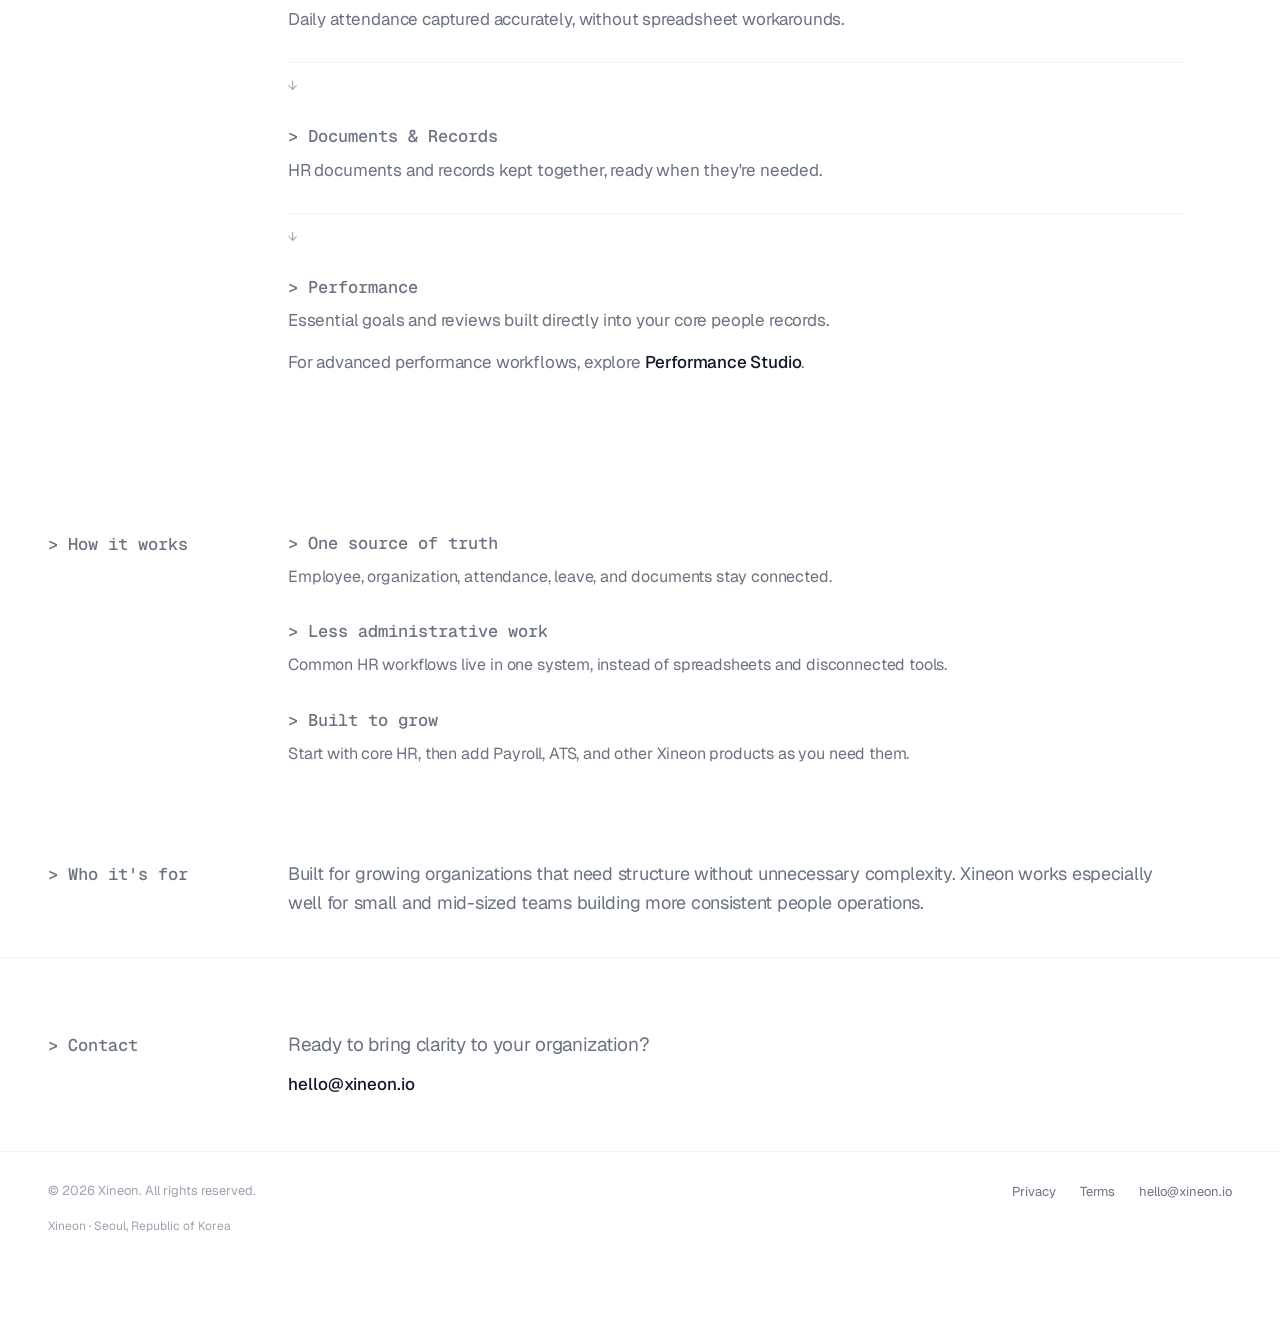
<file: hris.html>
<!DOCTYPE html>
<html lang="en">
<head>
    <meta charset="UTF-8">
    <meta name="viewport" content="width=device-width, initial-scale=1.0">

    <title data-i18n="hris.title">Xineon HRIS</title>
    <meta name="description" data-i18n-content="hris.meta" content="Xineon HRIS brings employee records, time, structure, and operations into a single, clear system for growing teams.">
    <meta property="og:title" content="Xineon HRIS">
    <meta property="og:description" data-i18n-content="hris.meta" content="Xineon HRIS brings employee records, time, structure, and operations into a single, clear system for growing teams.">
    <meta property="og:type" content="website">
    <meta property="og:url" content="https://xineon.io/hris.html">
    <meta property="og:image" content="https://xineon.io/assets/images/og-default.png">
    <meta property="og:image:width" content="1200">
    <meta property="og:image:height" content="630">
    <meta name="twitter:card" content="summary_large_image">
    <meta name="twitter:image" content="https://xineon.io/assets/images/og-default.png">

    <link rel="preconnect" href="https://fonts.googleapis.com">
    <link rel="preconnect" href="https://fonts.gstatic.com" crossorigin>
    <link href="https://fonts.googleapis.com/css2?family=Geist:wght@400;500;600;700&family=Geist+Mono:wght@500;600&display=swap" rel="stylesheet">

    <link rel="icon" href="assets/favicon.svg" type="image/svg+xml">
    <link rel="icon" href="assets/favicon.ico" sizes="any">
    <link rel="apple-touch-icon" href="assets/apple-touch-icon.png">
    <link rel="stylesheet" href="style.css">

    <script defer src="i18n.js"></script>
    <script defer src="script.js"></script>
</head>

<body>

    <nav>
        <div class="nav-inner container">
            <a class="logo" href="index.html">
                <img class="logo-mark" src="assets/images/logo-icon.svg" alt="" width="28" height="28" decoding="async">
                <span>Xineon</span>
            </a>

            <button type="button" class="nav-toggle" data-nav-toggle aria-controls="site-nav-panel" aria-expanded="false" data-i18n-aria="nav.menu" aria-label="Menu">
                <span class="nav-toggle__box" aria-hidden="true">
                    <span class="nav-toggle__bar"></span>
                    <span class="nav-toggle__bar"></span>
                </span>
            </button>

            <div class="nav-right" id="site-nav-panel">
                <ul class="nav-links">
                    <li><a href="index.html" data-i18n="nav.home">Home</a></li>
                    <li class="nav-item nav-item--products">
                        <a class="nav-link is-active" href="hris.html" aria-haspopup="true" aria-expanded="false" data-i18n="nav.product">Product</a>
                        <ul class="nav-submenu">
                            <li><a href="hris.html" class="is-active" aria-current="page" data-i18n="nav.hris">HRIS</a></li>
                            <li><a href="payroll.html" data-i18n="nav.payroll">Payroll</a></li>
                            <li><a href="insight.html" data-i18n="nav.insight">Insight</a></li>
                            <li><a href="ats.html" data-i18n="nav.ats">ATS</a></li>
                            <li><a href="performance.html" data-i18n="nav.performance">Performance Studio</a></li>
                            <li><a href="workplace.html" data-i18n="nav.workplace">Workplace Systems</a></li>
                        </ul>
                    </li>
                    <li><a href="pricing.html" data-i18n="nav.pricing">Pricing</a></li>
                    <li><a href="company.html" data-i18n="nav.company">Company</a></li>
                    <li><a href="contact.html" data-i18n="nav.contact">Contact</a></li>
                </ul>

                <div class="nav-actions">
                    <div class="lang-toggle" data-lang-toggle role="group" data-i18n-aria="lang.aria" aria-label="Language">
                        <button type="button" class="lang-toggle__btn is-active" data-lang-option="en" aria-pressed="true" data-i18n="lang.en">EN</button>
                        <button type="button" class="lang-toggle__btn" data-lang-option="ko" aria-pressed="false" data-i18n="lang.ko">KO</button>
                    </div>
                    <a class="nav-cta" href="contact.html" data-i18n="nav.bookDemo">Book Demo</a>
                </div>
            </div>
        </div>
    </nav>

    <main>

        <section class="hero hero--product">
            <div class="hero-atmosphere" aria-hidden="true"></div>
            <div class="container hero-content fade-up">
                <h1 data-i18n="hris.hero.title">One system for how people actually work.</h1>
            </div>
        </section>

        <section class="section about">
            <div class="container page-grid fade-up">
                <h2 class="about-title" data-i18n="hris.overview.title">Overview</h2>
                <div class="about-body">
                    <p data-i18n="hris.overview.p1">
                        Most HR systems ask you to adapt to their structure. Xineon HRIS starts with how your organization already works — then brings it together in one place.
                    </p>
                </div>
            </div>
        </section>

        <section class="product-visual fade-up">
            <img
                class="hero-mockup-img"
                src="assets/images/hero-hris-mockup.png"
                data-i18n-alt="hris.mockup.alt"
                alt="Xineon HRIS Employees — snapshot metrics and employee directory"
                width="1600"
                height="1000"
                loading="lazy"
                decoding="async"
            >
        </section>

        <section class="section philosophy">
            <div class="container page-grid">
                <h2 class="philosophy-title fade-up" data-i18n="hris.features.title">Core Features</h2>

                <div class="philosophy-steps">
                    <article class="philosophy-step fade-up">
                        <h3 data-i18n="hris.features.people.title">People</h3>
                        <p data-i18n="hris.features.people.body">The employee record your team actually uses—clear, current, and easy to find.</p>
                    </article>

                    <div class="philosophy-divider fade-up" aria-hidden="true">
                        <span>↓</span>
                    </div>

                    <article class="philosophy-step fade-up">
                        <h3 data-i18n="hris.features.organization.title">Organization</h3>
                        <p data-i18n="hris.features.organization.body">Org charts that stay aligned with how your company really works.</p>
                    </article>

                    <div class="philosophy-divider fade-up" aria-hidden="true">
                        <span>↓</span>
                    </div>

                    <article class="philosophy-step fade-up">
                        <h3 data-i18n="hris.features.leave.title">Leave Management</h3>
                        <p data-i18n="hris.features.leave.body">Leave tracked with clarity—from request to approval to who's out today.</p>
                    </article>

                    <div class="philosophy-divider fade-up" aria-hidden="true">
                        <span>↓</span>
                    </div>

                    <article class="philosophy-step fade-up">
                        <h3 data-i18n="hris.features.attendance.title">Attendance</h3>
                        <p data-i18n="hris.features.attendance.body">Daily attendance captured accurately, without spreadsheet workarounds.</p>
                    </article>

                    <div class="philosophy-divider fade-up" aria-hidden="true">
                        <span>↓</span>
                    </div>

                    <article class="philosophy-step fade-up">
                        <h3 data-i18n="hris.features.documents.title">Documents &amp; Records</h3>
                        <p data-i18n="hris.features.documents.body">HR documents and records kept together, ready when they're needed.</p>
                    </article>

                    <div class="philosophy-divider fade-up" aria-hidden="true">
                        <span>↓</span>
                    </div>

                    <article class="philosophy-step fade-up">
                        <h3 data-i18n="hris.features.performance.title">Performance</h3>
                        <p data-i18n="hris.features.performance.body">Essential goals and reviews built directly into your core people records.</p>
                        <p data-i18n="hris.features.performance.more" data-i18n-html>For advanced performance workflows, explore <a class="text-link" href="performance.html">Performance Studio</a>.</p>
                    </article>
                </div>
            </div>
        </section>

        <section class="section about">
            <div class="container page-grid fade-up">
                <h2 class="about-title" data-i18n="hris.practice.title">How it works</h2>
                <div class="soon-direction practice-points">
                    <article>
                        <h3 data-i18n="hris.practice.1.title">One source of truth</h3>
                        <p data-i18n="hris.practice.1.body">Employee, organization, attendance, leave, and documents stay connected.</p>
                    </article>
                    <article>
                        <h3 data-i18n="hris.practice.2.title">Less administrative work</h3>
                        <p data-i18n="hris.practice.2.body">Common HR workflows live in one system, instead of spreadsheets and disconnected tools.</p>
                    </article>
                    <article>
                        <h3 data-i18n="hris.practice.3.title">Built to grow</h3>
                        <p data-i18n="hris.practice.3.body">Start with core HR, then add Payroll, ATS, and other Xineon products as you need them.</p>
                    </article>
                </div>
            </div>
        </section>

        <section class="section about">
            <div class="container page-grid fade-up">
                <h2 class="who-title" data-i18n="hris.who.title">Who it's for</h2>
                <div class="who-body">
                    <p data-i18n="hris.who.p1">
                        Built for growing organizations that need structure without unnecessary complexity. Xineon works especially well for small and mid-sized teams building more consistent people operations.
                    </p>
                </div>
            </div>
        </section>

    </main>

    <footer class="site-footer" id="contact">
        <div class="container page-grid">
            <p class="footer-label" data-i18n="footer.label">Contact</p>
            <div class="footer-body">
                <p data-i18n="footer.cta">Ready to bring clarity to your organization?</p>
                <a href="mailto:hello@xineon.io">hello@xineon.io</a>
            </div>
        </div>

        <div class="container footer-legal">
            <div class="footer-legal-bar">
                <p class="footer-copyright">&copy; <span data-current-year>2026</span> Xineon. <span data-i18n="footer.rights">All rights reserved.</span></p>
                <ul class="footer-legal-links">
                    <li><a href="privacy.html" data-i18n="footer.privacy">Privacy</a></li>
                    <li><a href="terms.html" data-i18n="footer.terms">Terms</a></li>
                    <li><a href="mailto:hello@xineon.io">hello@xineon.io</a></li>
                </ul>
            </div>
            <p class="footer-company" data-i18n="footer.company">Xineon &middot; Seoul, Republic of Korea</p>
        </div>
    </footer>

</body>
</html>
</file>
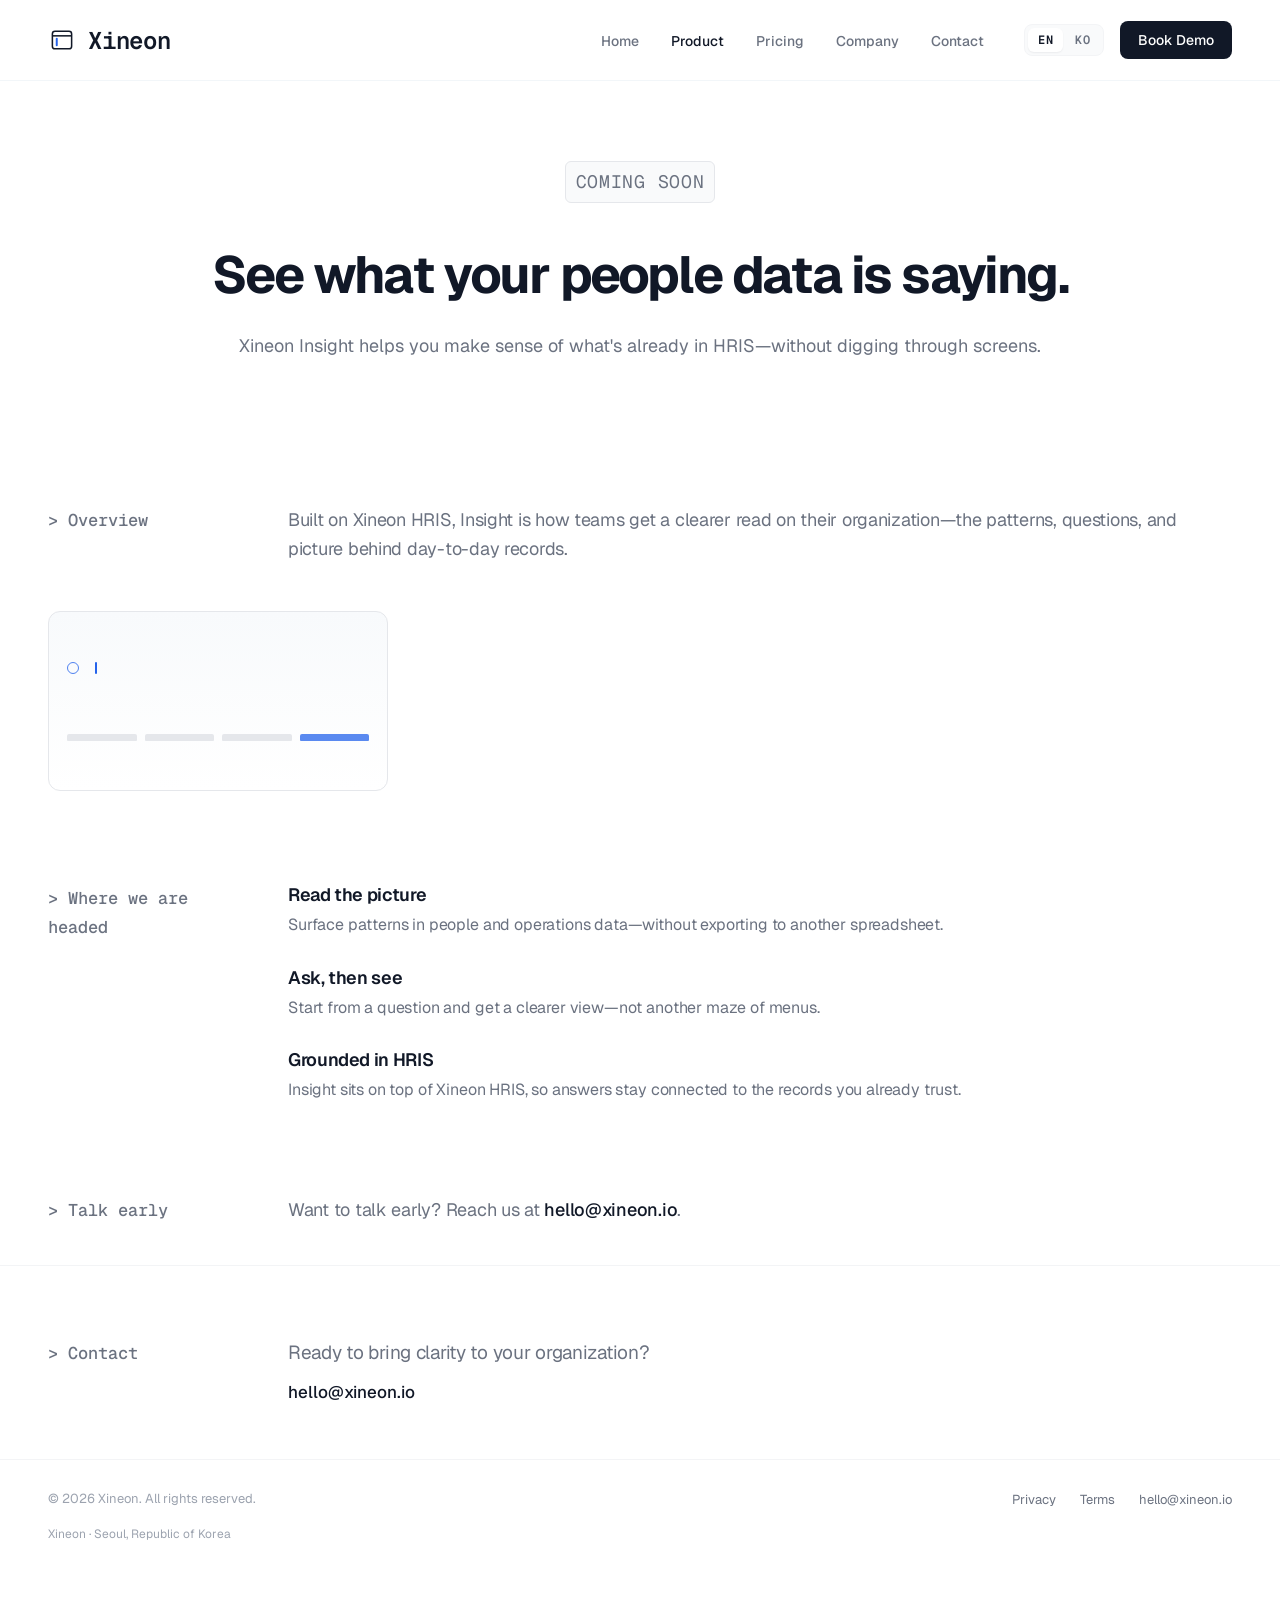
<file: insight.html>
<!DOCTYPE html>
<html lang="en">
<head>
    <meta charset="UTF-8">
    <meta name="viewport" content="width=device-width, initial-scale=1.0">

    <title data-i18n="insight.title">Xineon Insight</title>
    <meta name="description" data-i18n-content="insight.meta" content="Xineon Insight — clarity on top of your HRIS data. Coming soon.">
    <meta property="og:title" content="Xineon Insight">
    <meta property="og:description" data-i18n-content="insight.meta" content="Xineon Insight — clarity on top of your HRIS data. Coming soon.">
    <meta property="og:type" content="website">
    <meta property="og:url" content="https://xineon.io/insight.html">
    <meta property="og:image" content="https://xineon.io/assets/images/og-default.png">
    <meta property="og:image:width" content="1200">
    <meta property="og:image:height" content="630">
    <meta name="twitter:card" content="summary_large_image">
    <meta name="twitter:image" content="https://xineon.io/assets/images/og-default.png">

    <link rel="preconnect" href="https://fonts.googleapis.com">
    <link rel="preconnect" href="https://fonts.gstatic.com" crossorigin>
    <link href="https://fonts.googleapis.com/css2?family=Geist:wght@400;500;600;700&family=Geist+Mono:wght@500;600&display=swap" rel="stylesheet">

    <link rel="icon" href="assets/favicon.svg" type="image/svg+xml">
    <link rel="icon" href="assets/favicon.ico" sizes="any">
    <link rel="apple-touch-icon" href="assets/apple-touch-icon.png">
    <link rel="stylesheet" href="style.css">

    <script defer src="i18n.js"></script>
    <script defer src="script.js"></script>
</head>

<body>

    <nav>
        <div class="nav-inner container">
            <a class="logo" href="index.html">
                <img class="logo-mark" src="assets/images/logo-icon.svg" alt="" width="28" height="28" decoding="async">
                <span>Xineon</span>
            </a>

            <button type="button" class="nav-toggle" data-nav-toggle aria-controls="site-nav-panel" aria-expanded="false" data-i18n-aria="nav.menu" aria-label="Menu">
                <span class="nav-toggle__box" aria-hidden="true">
                    <span class="nav-toggle__bar"></span>
                    <span class="nav-toggle__bar"></span>
                </span>
            </button>

            <div class="nav-right" id="site-nav-panel">
                <ul class="nav-links">
                    <li><a href="index.html" data-i18n="nav.home">Home</a></li>
                    <li class="nav-item nav-item--products">
                        <a class="nav-link is-active" href="insight.html" aria-haspopup="true" aria-expanded="false" data-i18n="nav.product">Product</a>
                        <ul class="nav-submenu">
                            <li><a href="hris.html" data-i18n="nav.hris">HRIS</a></li>
                            <li><a href="payroll.html" data-i18n="nav.payroll">Payroll</a></li>
                            <li><a class="is-active" href="insight.html" aria-current="page" data-i18n="nav.insight">Insight</a></li>
                            <li><a href="ats.html" data-i18n="nav.ats">ATS</a></li>
                            <li><a href="performance.html" data-i18n="nav.performance">Performance Studio</a></li>
                            <li><a href="workplace.html" data-i18n="nav.workplace">Workplace Systems</a></li>
                        </ul>
                    </li>
                    <li><a href="pricing.html" data-i18n="nav.pricing">Pricing</a></li>
                    <li><a href="company.html" data-i18n="nav.company">Company</a></li>
                    <li><a href="contact.html" data-i18n="nav.contact">Contact</a></li>
                </ul>

                <div class="nav-actions">
                    <div class="lang-toggle" data-lang-toggle role="group" data-i18n-aria="lang.aria" aria-label="Language">
                        <button type="button" class="lang-toggle__btn is-active" data-lang-option="en" aria-pressed="true" data-i18n="lang.en">EN</button>
                        <button type="button" class="lang-toggle__btn" data-lang-option="ko" aria-pressed="false" data-i18n="lang.ko">KO</button>
                    </div>
                    <a class="nav-cta" href="contact.html" data-i18n="nav.bookDemo">Book Demo</a>
                </div>
            </div>
        </div>
    </nav>

    <main>
        <section class="hero">
            <div class="container hero-content fade-up">
                <p class="soon-badge" data-i18n="common.soon">Coming soon</p>
                <h1 data-i18n="insight.hero.title">See what your people data is saying.</h1>
                <p data-i18n="insight.hero.subtitle">
                    Xineon Insight helps you make sense of what's already in HRIS—without digging through screens.
                </p>
            </div>
        </section>

        <section class="section about">
            <div class="container page-grid fade-up">
                <h2 class="about-title" data-i18n="insight.overview.title">Overview</h2>
                <div class="about-body">
                    <p data-i18n="insight.overview.p1">
                        Built on Xineon HRIS, Insight is how teams get a clearer read on their organization—the patterns, questions, and picture behind day-to-day records.
                    </p>
                </div>
            </div>
        </section>

        <section class="product-preview fade-up" aria-hidden="true">
            <div class="container">
                <div class="product-preview__viz home-viz home-viz--insight">
                    <div class="home-viz__panel home-viz__panel--ask">
                        <span class="home-viz__ask">
                            <span class="home-viz__ask-mark"></span>
                            <span class="home-viz__ask-text"></span>
                            <span class="home-viz__ask-caret"></span>
                        </span>
                        <div class="home-viz__bars">
                            <span class="home-viz__bar home-viz__bar--1"></span>
                            <span class="home-viz__bar home-viz__bar--2"></span>
                            <span class="home-viz__bar home-viz__bar--3"></span>
                            <span class="home-viz__bar home-viz__bar--4"></span>
                        </div>
                    </div>
                </div>
            </div>
        </section>

        <section class="section about">
            <div class="container page-grid fade-up">
                <h2 class="about-title" data-i18n="insight.direction.title">Where we are headed</h2>
                <div class="soon-direction">
                    <article>
                        <h3 data-i18n="insight.direction.1.title">Read the picture</h3>
                        <p data-i18n="insight.direction.1.body">Surface patterns in people and operations data—without exporting to another spreadsheet.</p>
                    </article>
                    <article>
                        <h3 data-i18n="insight.direction.2.title">Ask, then see</h3>
                        <p data-i18n="insight.direction.2.body">Start from a question and get a clearer view—not another maze of menus.</p>
                    </article>
                    <article>
                        <h3 data-i18n="insight.direction.3.title">Grounded in HRIS</h3>
                        <p data-i18n="insight.direction.3.body">Insight sits on top of Xineon HRIS, so answers stay connected to the records you already trust.</p>
                    </article>
                </div>
            </div>
        </section>

        <section class="section about">
            <div class="container page-grid fade-up">
                <h2 class="about-title" data-i18n="common.talk">Talk early</h2>
                <div class="about-body">
                    <p data-i18n="insight.cta" data-i18n-html>
                        Want to talk early? Reach us at <a class="text-link" href="mailto:hello@xineon.io">hello@xineon.io</a>.
                    </p>
                </div>
            </div>
        </section>
    </main>

    <footer class="site-footer" id="contact">
        <div class="container page-grid">
            <p class="footer-label" data-i18n="footer.label">Contact</p>
            <div class="footer-body">
                <p data-i18n="footer.cta">Ready to bring clarity to your organization?</p>
                <a href="mailto:hello@xineon.io">hello@xineon.io</a>
            </div>
        </div>

        <div class="container footer-legal">
            <div class="footer-legal-bar">
                <p class="footer-copyright">&copy; <span data-current-year>2026</span> Xineon. <span data-i18n="footer.rights">All rights reserved.</span></p>
                <ul class="footer-legal-links">
                    <li><a href="privacy.html" data-i18n="footer.privacy">Privacy</a></li>
                    <li><a href="terms.html" data-i18n="footer.terms">Terms</a></li>
                    <li><a href="mailto:hello@xineon.io">hello@xineon.io</a></li>
                </ul>
            </div>
            <p class="footer-company" data-i18n="footer.company">Xineon &middot; Seoul, Republic of Korea</p>
        </div>
    </footer>

</body>
</html>
</file>
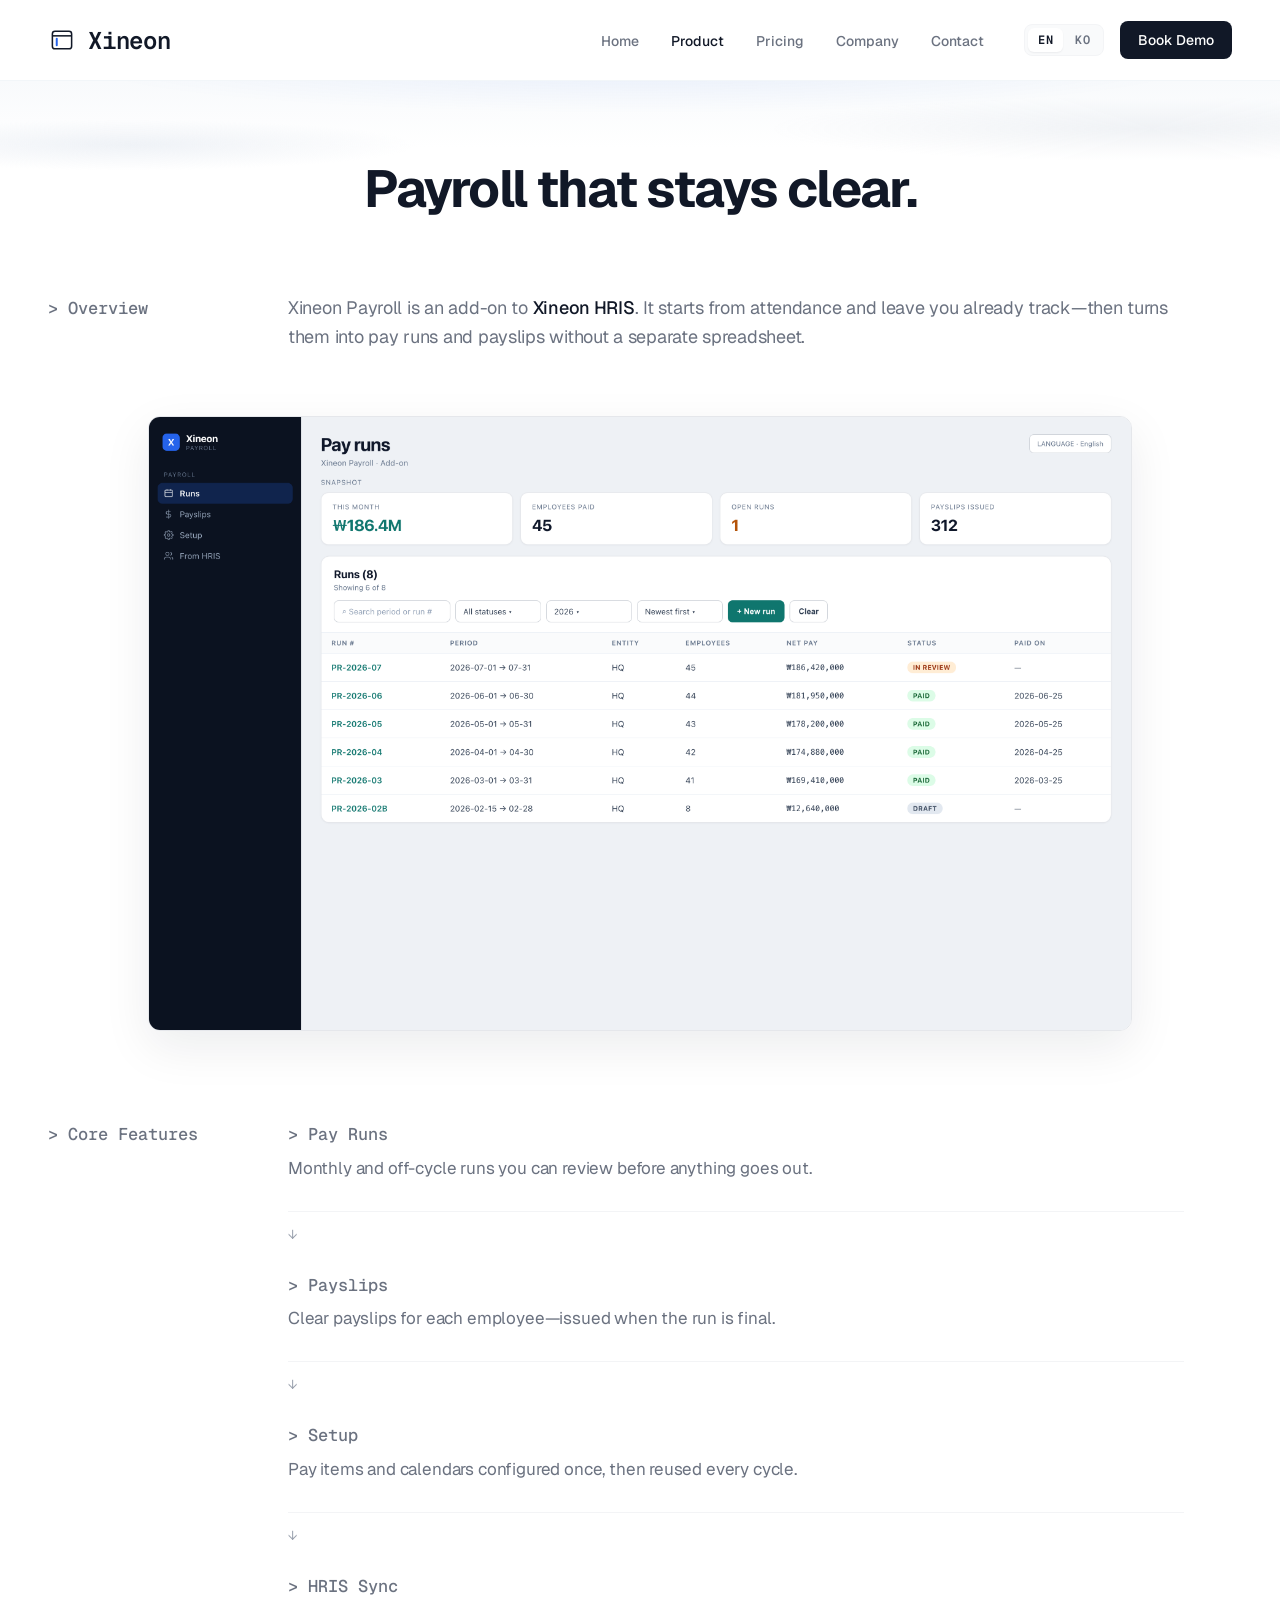
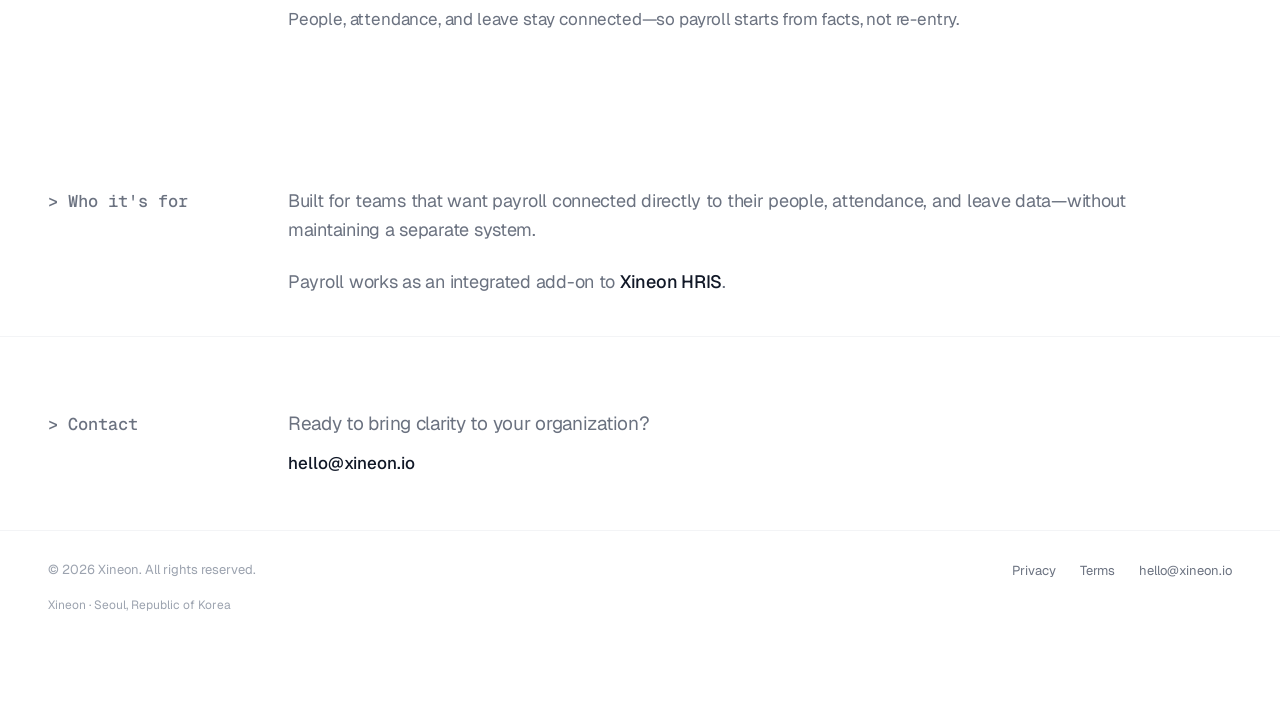
<file: payroll.html>
<!DOCTYPE html>
<html lang="en">
<head>
    <meta charset="UTF-8">
    <meta name="viewport" content="width=device-width, initial-scale=1.0">

    <title data-i18n="payroll.title">Xineon Payroll</title>
    <meta name="description" data-i18n-content="payroll.meta" content="Xineon Payroll is an add-on for Xineon HRIS—pay runs and payslips connected to attendance and leave, without the spreadsheet maze.">
    <meta property="og:title" content="Xineon Payroll">
    <meta property="og:description" data-i18n-content="payroll.meta" content="Xineon Payroll is an add-on for Xineon HRIS—pay runs and payslips connected to attendance and leave, without the spreadsheet maze.">
    <meta property="og:type" content="website">
    <meta property="og:url" content="https://xineon.io/payroll.html">
    <meta property="og:image" content="https://xineon.io/assets/images/og-default.png">
    <meta property="og:image:width" content="1200">
    <meta property="og:image:height" content="630">
    <meta name="twitter:card" content="summary_large_image">
    <meta name="twitter:image" content="https://xineon.io/assets/images/og-default.png">

    <link rel="preconnect" href="https://fonts.googleapis.com">
    <link rel="preconnect" href="https://fonts.gstatic.com" crossorigin>
    <link href="https://fonts.googleapis.com/css2?family=Geist:wght@400;500;600;700&family=Geist+Mono:wght@500;600&display=swap" rel="stylesheet">

    <link rel="icon" href="assets/favicon.svg" type="image/svg+xml">
    <link rel="icon" href="assets/favicon.ico" sizes="any">
    <link rel="apple-touch-icon" href="assets/apple-touch-icon.png">
    <link rel="stylesheet" href="style.css">

    <script defer src="i18n.js"></script>
    <script defer src="script.js"></script>
</head>

<body>

    <nav>
        <div class="nav-inner container">
            <a class="logo" href="index.html">
                <img class="logo-mark" src="assets/images/logo-icon.svg" alt="" width="28" height="28" decoding="async">
                <span>Xineon</span>
            </a>

            <button type="button" class="nav-toggle" data-nav-toggle aria-controls="site-nav-panel" aria-expanded="false" data-i18n-aria="nav.menu" aria-label="Menu">
                <span class="nav-toggle__box" aria-hidden="true">
                    <span class="nav-toggle__bar"></span>
                    <span class="nav-toggle__bar"></span>
                </span>
            </button>

            <div class="nav-right" id="site-nav-panel">
                <ul class="nav-links">
                    <li><a href="index.html" data-i18n="nav.home">Home</a></li>
                    <li class="nav-item nav-item--products">
                        <a class="nav-link is-active" href="payroll.html" aria-haspopup="true" aria-expanded="false" data-i18n="nav.product">Product</a>
                        <ul class="nav-submenu">
                            <li><a href="hris.html" data-i18n="nav.hris">HRIS</a></li>
                            <li><a class="is-active" href="payroll.html" aria-current="page" data-i18n="nav.payroll">Payroll</a></li>
                            <li><a href="insight.html" data-i18n="nav.insight">Insight</a></li>
                            <li><a href="ats.html" data-i18n="nav.ats">ATS</a></li>
                            <li><a href="performance.html" data-i18n="nav.performance">Performance Studio</a></li>
                            <li><a href="workplace.html" data-i18n="nav.workplace">Workplace Systems</a></li>
                        </ul>
                    </li>
                    <li><a href="pricing.html" data-i18n="nav.pricing">Pricing</a></li>
                    <li><a href="company.html" data-i18n="nav.company">Company</a></li>
                    <li><a href="contact.html" data-i18n="nav.contact">Contact</a></li>
                </ul>

                <div class="nav-actions">
                    <div class="lang-toggle" data-lang-toggle role="group" data-i18n-aria="lang.aria" aria-label="Language">
                        <button type="button" class="lang-toggle__btn is-active" data-lang-option="en" aria-pressed="true" data-i18n="lang.en">EN</button>
                        <button type="button" class="lang-toggle__btn" data-lang-option="ko" aria-pressed="false" data-i18n="lang.ko">KO</button>
                    </div>
                    <a class="nav-cta" href="contact.html" data-i18n="nav.bookDemo">Book Demo</a>
                </div>
            </div>
        </div>
    </nav>

    <main>

        <section class="hero hero--product">
            <div class="hero-atmosphere" aria-hidden="true"></div>
            <div class="container hero-content fade-up">
                <h1 data-i18n="payroll.hero.title">Payroll that stays clear.</h1>
            </div>
        </section>

        <section class="section about">
            <div class="container page-grid fade-up">
                <h2 class="about-title" data-i18n="payroll.overview.title">Overview</h2>
                <div class="about-body">
                    <p data-i18n="payroll.overview.p1" data-i18n-html>
                        Xineon Payroll is an add-on to <a class="text-link" href="hris.html">Xineon HRIS</a>. It starts from attendance and leave you already track—then turns them into pay runs and payslips without a separate spreadsheet.
                    </p>
                </div>
            </div>
        </section>

        <section class="product-visual fade-up">
            <img
                class="hero-mockup-img"
                src="assets/images/hero-payroll-mockup.png"
                data-i18n-alt="payroll.mockup.alt"
                alt="Xineon Payroll — pay runs list with snapshot metrics and run statuses"
                width="1600"
                height="1000"
                loading="lazy"
                decoding="async"
            >
        </section>

        <section class="section philosophy">
            <div class="container page-grid">
                <h2 class="philosophy-title fade-up" data-i18n="payroll.features.title">Core Features</h2>

                <div class="philosophy-steps">
                    <article class="philosophy-step fade-up">
                        <h3 data-i18n="payroll.features.runs.title">Pay Runs</h3>
                        <p data-i18n="payroll.features.runs.body">Monthly and off-cycle runs you can review before anything goes out.</p>
                    </article>

                    <div class="philosophy-divider fade-up" aria-hidden="true">
                        <span>↓</span>
                    </div>

                    <article class="philosophy-step fade-up">
                        <h3 data-i18n="payroll.features.payslips.title">Payslips</h3>
                        <p data-i18n="payroll.features.payslips.body">Clear payslips for each employee—issued when the run is final.</p>
                    </article>

                    <div class="philosophy-divider fade-up" aria-hidden="true">
                        <span>↓</span>
                    </div>

                    <article class="philosophy-step fade-up">
                        <h3 data-i18n="payroll.features.setup.title">Setup</h3>
                        <p data-i18n="payroll.features.setup.body">Pay items and calendars configured once, then reused every cycle.</p>
                    </article>

                    <div class="philosophy-divider fade-up" aria-hidden="true">
                        <span>↓</span>
                    </div>

                    <article class="philosophy-step fade-up">
                        <h3 data-i18n="payroll.features.sync.title">HRIS Sync</h3>
                        <p data-i18n="payroll.features.sync.body">People, attendance, and leave stay connected—so payroll starts from facts, not re-entry.</p>
                    </article>
                </div>
            </div>
        </section>

        <section class="section about">
            <div class="container page-grid fade-up">
                <h2 class="who-title" data-i18n="payroll.who.title">Who it's for</h2>
                <div class="who-body">
                    <p data-i18n="payroll.who.p1">
                        Built for teams that want payroll connected directly to their people, attendance, and leave data—without maintaining a separate system.
                    </p>
                    <p data-i18n="payroll.who.p2" data-i18n-html>Payroll works as an integrated add-on to <a class="text-link" href="hris.html">Xineon HRIS</a>.</p>
                </div>
            </div>
        </section>

    </main>

    <footer class="site-footer" id="contact">
        <div class="container page-grid">
            <p class="footer-label" data-i18n="footer.label">Contact</p>
            <div class="footer-body">
                <p data-i18n="footer.cta">Ready to bring clarity to your organization?</p>
                <a href="mailto:hello@xineon.io">hello@xineon.io</a>
            </div>
        </div>

        <div class="container footer-legal">
            <div class="footer-legal-bar">
                <p class="footer-copyright">&copy; <span data-current-year>2026</span> Xineon. <span data-i18n="footer.rights">All rights reserved.</span></p>
                <ul class="footer-legal-links">
                    <li><a href="privacy.html" data-i18n="footer.privacy">Privacy</a></li>
                    <li><a href="terms.html" data-i18n="footer.terms">Terms</a></li>
                    <li><a href="mailto:hello@xineon.io">hello@xineon.io</a></li>
                </ul>
            </div>
            <p class="footer-company" data-i18n="footer.company">Xineon &middot; Seoul, Republic of Korea</p>
        </div>
    </footer>

</body>
</html>
</file>
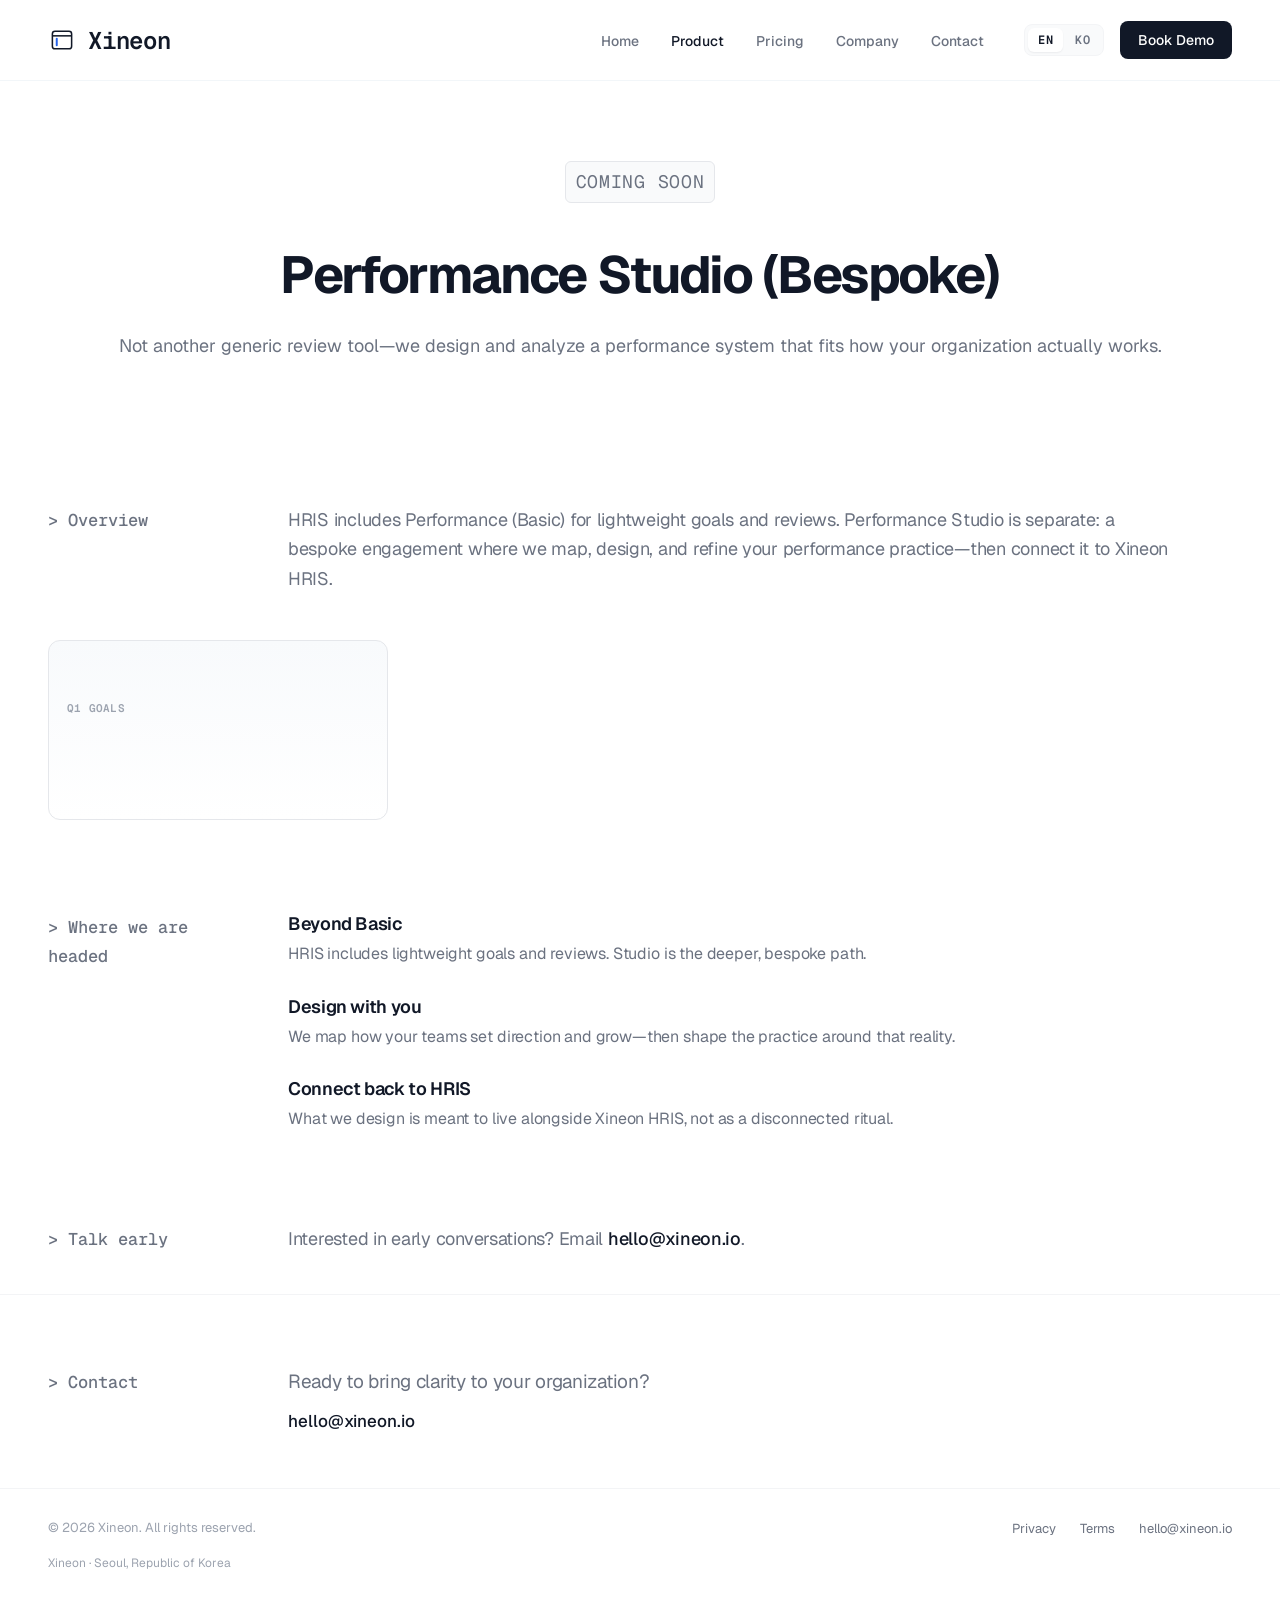
<file: performance.html>
<!DOCTYPE html>
<html lang="en">
<head>
    <meta charset="UTF-8">
    <meta name="viewport" content="width=device-width, initial-scale=1.0">

    <title data-i18n="perf.title">Xineon Performance Studio</title>
    <meta name="description" data-i18n-content="perf.meta" content="Xineon Performance Studio (Bespoke) — we design and analyze your goals and review system with you. Coming soon.">
    <meta property="og:title" content="Xineon Performance Studio">
    <meta property="og:description" data-i18n-content="perf.meta" content="Xineon Performance Studio (Bespoke) — we design and analyze your goals and review system with you. Coming soon.">
    <meta property="og:type" content="website">
    <meta property="og:url" content="https://xineon.io/performance.html">
    <meta property="og:image" content="https://xineon.io/assets/images/og-default.png">
    <meta property="og:image:width" content="1200">
    <meta property="og:image:height" content="630">
    <meta name="twitter:card" content="summary_large_image">
    <meta name="twitter:image" content="https://xineon.io/assets/images/og-default.png">

    <link rel="preconnect" href="https://fonts.googleapis.com">
    <link rel="preconnect" href="https://fonts.gstatic.com" crossorigin>
    <link href="https://fonts.googleapis.com/css2?family=Geist:wght@400;500;600;700&family=Geist+Mono:wght@500;600&display=swap" rel="stylesheet">

    <link rel="icon" href="assets/favicon.svg" type="image/svg+xml">
    <link rel="icon" href="assets/favicon.ico" sizes="any">
    <link rel="apple-touch-icon" href="assets/apple-touch-icon.png">
    <link rel="stylesheet" href="style.css">

    <script defer src="i18n.js"></script>
    <script defer src="script.js"></script>
</head>

<body>

    <nav>
        <div class="nav-inner container">
            <a class="logo" href="index.html">
                <img class="logo-mark" src="assets/images/logo-icon.svg" alt="" width="28" height="28" decoding="async">
                <span>Xineon</span>
            </a>

            <button type="button" class="nav-toggle" data-nav-toggle aria-controls="site-nav-panel" aria-expanded="false" data-i18n-aria="nav.menu" aria-label="Menu">
                <span class="nav-toggle__box" aria-hidden="true">
                    <span class="nav-toggle__bar"></span>
                    <span class="nav-toggle__bar"></span>
                </span>
            </button>

            <div class="nav-right" id="site-nav-panel">
                <ul class="nav-links">
                    <li><a href="index.html" data-i18n="nav.home">Home</a></li>
                    <li class="nav-item nav-item--products">
                        <a class="nav-link is-active" href="performance.html" aria-haspopup="true" aria-expanded="false" data-i18n="nav.product">Product</a>
                        <ul class="nav-submenu">
                            <li><a href="hris.html" data-i18n="nav.hris">HRIS</a></li>
                            <li><a href="payroll.html" data-i18n="nav.payroll">Payroll</a></li>
                            <li><a href="insight.html" data-i18n="nav.insight">Insight</a></li>
                            <li><a href="ats.html" data-i18n="nav.ats">ATS</a></li>
                            <li><a class="is-active" href="performance.html" aria-current="page" data-i18n="nav.performance">Performance Studio</a></li>
                            <li><a href="workplace.html" data-i18n="nav.workplace">Workplace Systems</a></li>
                        </ul>
                    </li>
                    <li><a href="pricing.html" data-i18n="nav.pricing">Pricing</a></li>
                    <li><a href="company.html" data-i18n="nav.company">Company</a></li>
                    <li><a href="contact.html" data-i18n="nav.contact">Contact</a></li>
                </ul>

                <div class="nav-actions">
                    <div class="lang-toggle" data-lang-toggle role="group" data-i18n-aria="lang.aria" aria-label="Language">
                        <button type="button" class="lang-toggle__btn is-active" data-lang-option="en" aria-pressed="true" data-i18n="lang.en">EN</button>
                        <button type="button" class="lang-toggle__btn" data-lang-option="ko" aria-pressed="false" data-i18n="lang.ko">KO</button>
                    </div>
                    <a class="nav-cta" href="contact.html" data-i18n="nav.bookDemo">Book Demo</a>
                </div>
            </div>
        </div>
    </nav>

    <main>
        <section class="hero">
            <div class="container hero-content fade-up">
                <p class="soon-badge" data-i18n="common.soon">Coming soon</p>
                <h1 data-i18n="perf.hero.title">Performance Studio (Bespoke)</h1>
                <p data-i18n="perf.hero.subtitle">
                    Not another generic review tool—we design and analyze a performance system that fits how your organization actually works.
                </p>
            </div>
        </section>

        <section class="section about">
            <div class="container page-grid fade-up">
                <h2 class="about-title" data-i18n="perf.overview.title">Overview</h2>
                <div class="about-body">
                    <p data-i18n="perf.overview.p1">
                        HRIS includes Performance (Basic) for lightweight goals and reviews. Performance Studio is separate: a bespoke engagement where we map, design, and refine your performance practice—then connect it to Xineon HRIS.
                    </p>
                </div>
            </div>
        </section>

        <section class="product-preview fade-up" aria-hidden="true">
            <div class="container">
                <div class="product-preview__viz home-viz home-viz--perf">
                    <div class="home-viz__panel home-viz__panel--goals">
                        <span class="home-viz__goals-label" data-i18n="viz.q1Goals">Q1 Goals</span>
                        <div class="home-viz__check home-viz__check--1">
                            <span class="home-viz__tick"></span>
                            <span class="home-viz__check-line"></span>
                        </div>
                        <div class="home-viz__check home-viz__check--2">
                            <span class="home-viz__tick"></span>
                            <span class="home-viz__check-line home-viz__check-line--short"></span>
                        </div>
                    </div>
                </div>
            </div>
        </section>

        <section class="section about">
            <div class="container page-grid fade-up">
                <h2 class="about-title" data-i18n="perf.direction.title">Where we are headed</h2>
                <div class="soon-direction">
                    <article>
                        <h3 data-i18n="perf.direction.1.title">Beyond Basic</h3>
                        <p data-i18n="perf.direction.1.body">HRIS includes lightweight goals and reviews. Studio is the deeper, bespoke path.</p>
                    </article>
                    <article>
                        <h3 data-i18n="perf.direction.2.title">Design with you</h3>
                        <p data-i18n="perf.direction.2.body">We map how your teams set direction and grow—then shape the practice around that reality.</p>
                    </article>
                    <article>
                        <h3 data-i18n="perf.direction.3.title">Connect back to HRIS</h3>
                        <p data-i18n="perf.direction.3.body">What we design is meant to live alongside Xineon HRIS, not as a disconnected ritual.</p>
                    </article>
                </div>
            </div>
        </section>

        <section class="section about">
            <div class="container page-grid fade-up">
                <h2 class="about-title" data-i18n="common.talk">Talk early</h2>
                <div class="about-body">
                    <p data-i18n="perf.cta" data-i18n-html>
                        Interested in early conversations? Email <a class="text-link" href="mailto:hello@xineon.io">hello@xineon.io</a>.
                    </p>
                </div>
            </div>
        </section>
    </main>

    <footer class="site-footer" id="contact">
        <div class="container page-grid">
            <p class="footer-label" data-i18n="footer.label">Contact</p>
            <div class="footer-body">
                <p data-i18n="footer.cta">Ready to bring clarity to your organization?</p>
                <a href="mailto:hello@xineon.io">hello@xineon.io</a>
            </div>
        </div>

        <div class="container footer-legal">
            <div class="footer-legal-bar">
                <p class="footer-copyright">&copy; <span data-current-year>2026</span> Xineon. <span data-i18n="footer.rights">All rights reserved.</span></p>
                <ul class="footer-legal-links">
                    <li><a href="privacy.html" data-i18n="footer.privacy">Privacy</a></li>
                    <li><a href="terms.html" data-i18n="footer.terms">Terms</a></li>
                    <li><a href="mailto:hello@xineon.io">hello@xineon.io</a></li>
                </ul>
            </div>
            <p class="footer-company" data-i18n="footer.company">Xineon &middot; Seoul, Republic of Korea</p>
        </div>
    </footer>

</body>
</html>
</file>
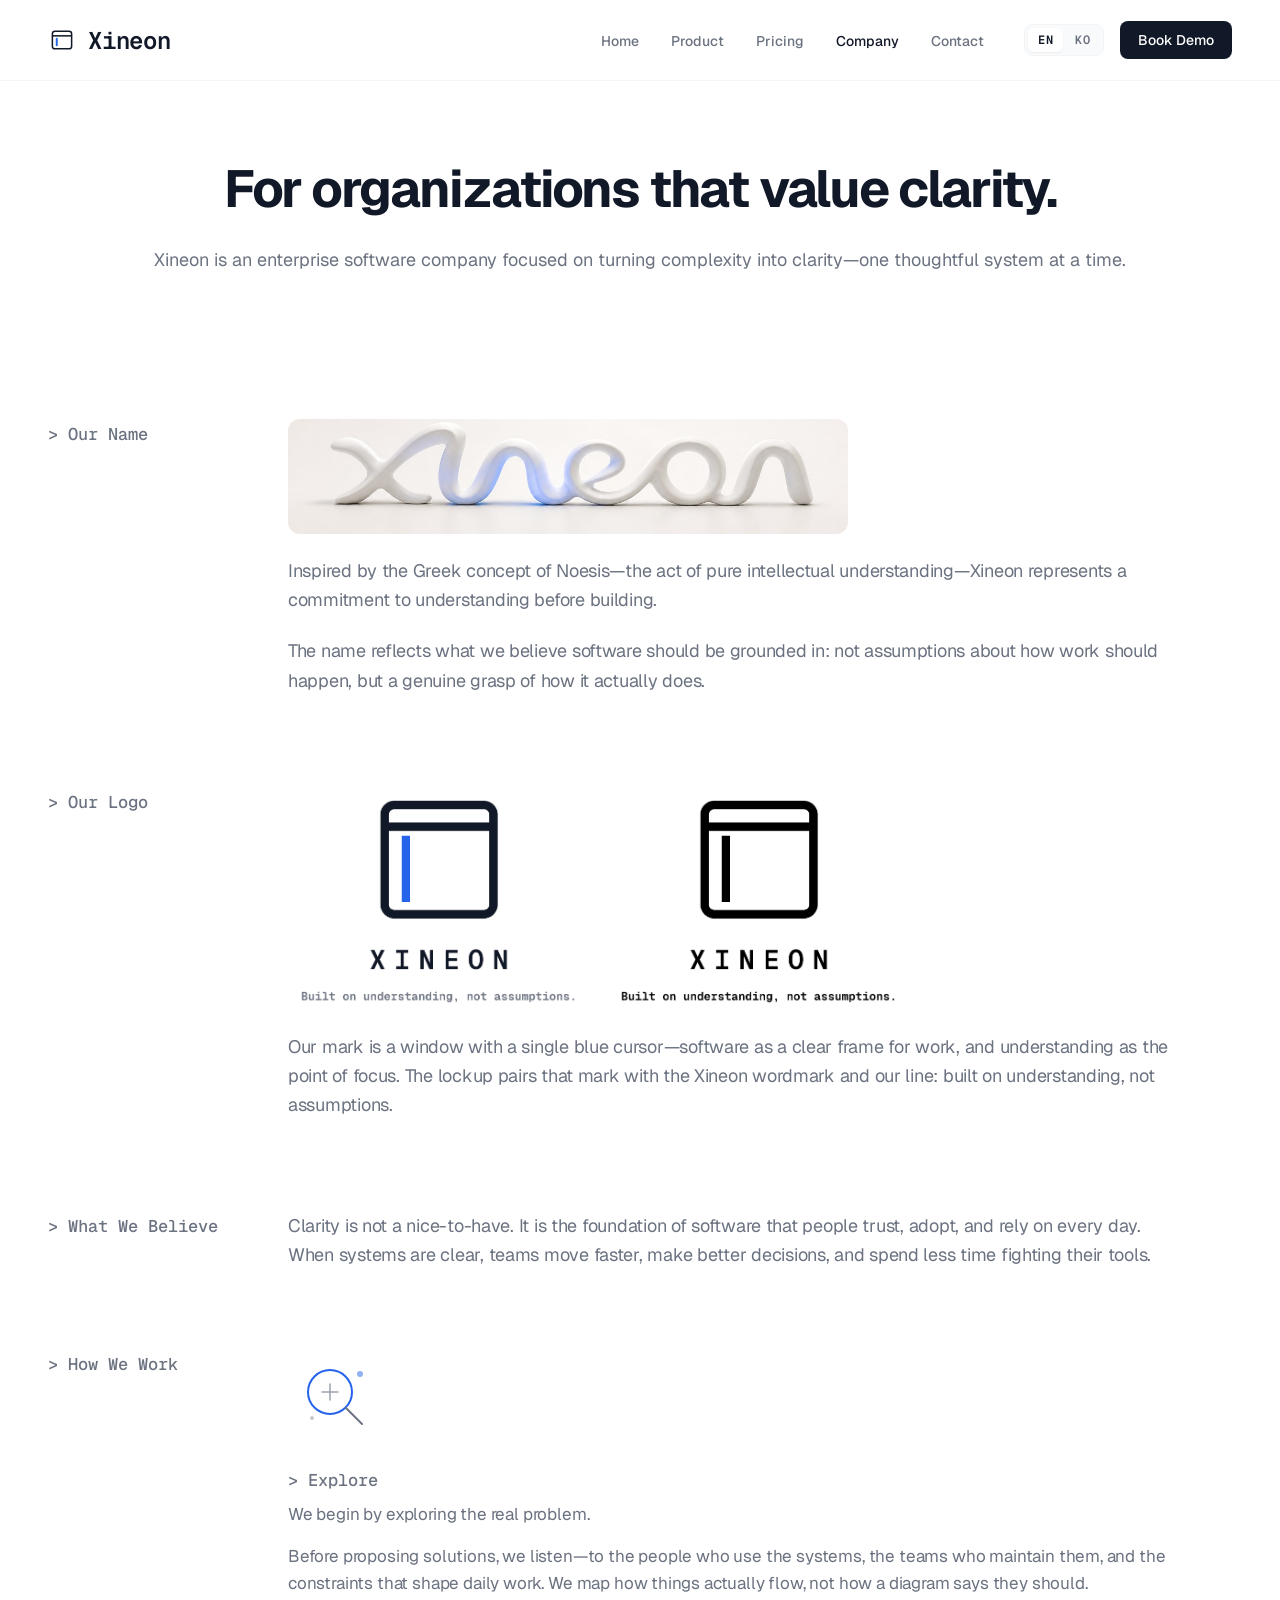
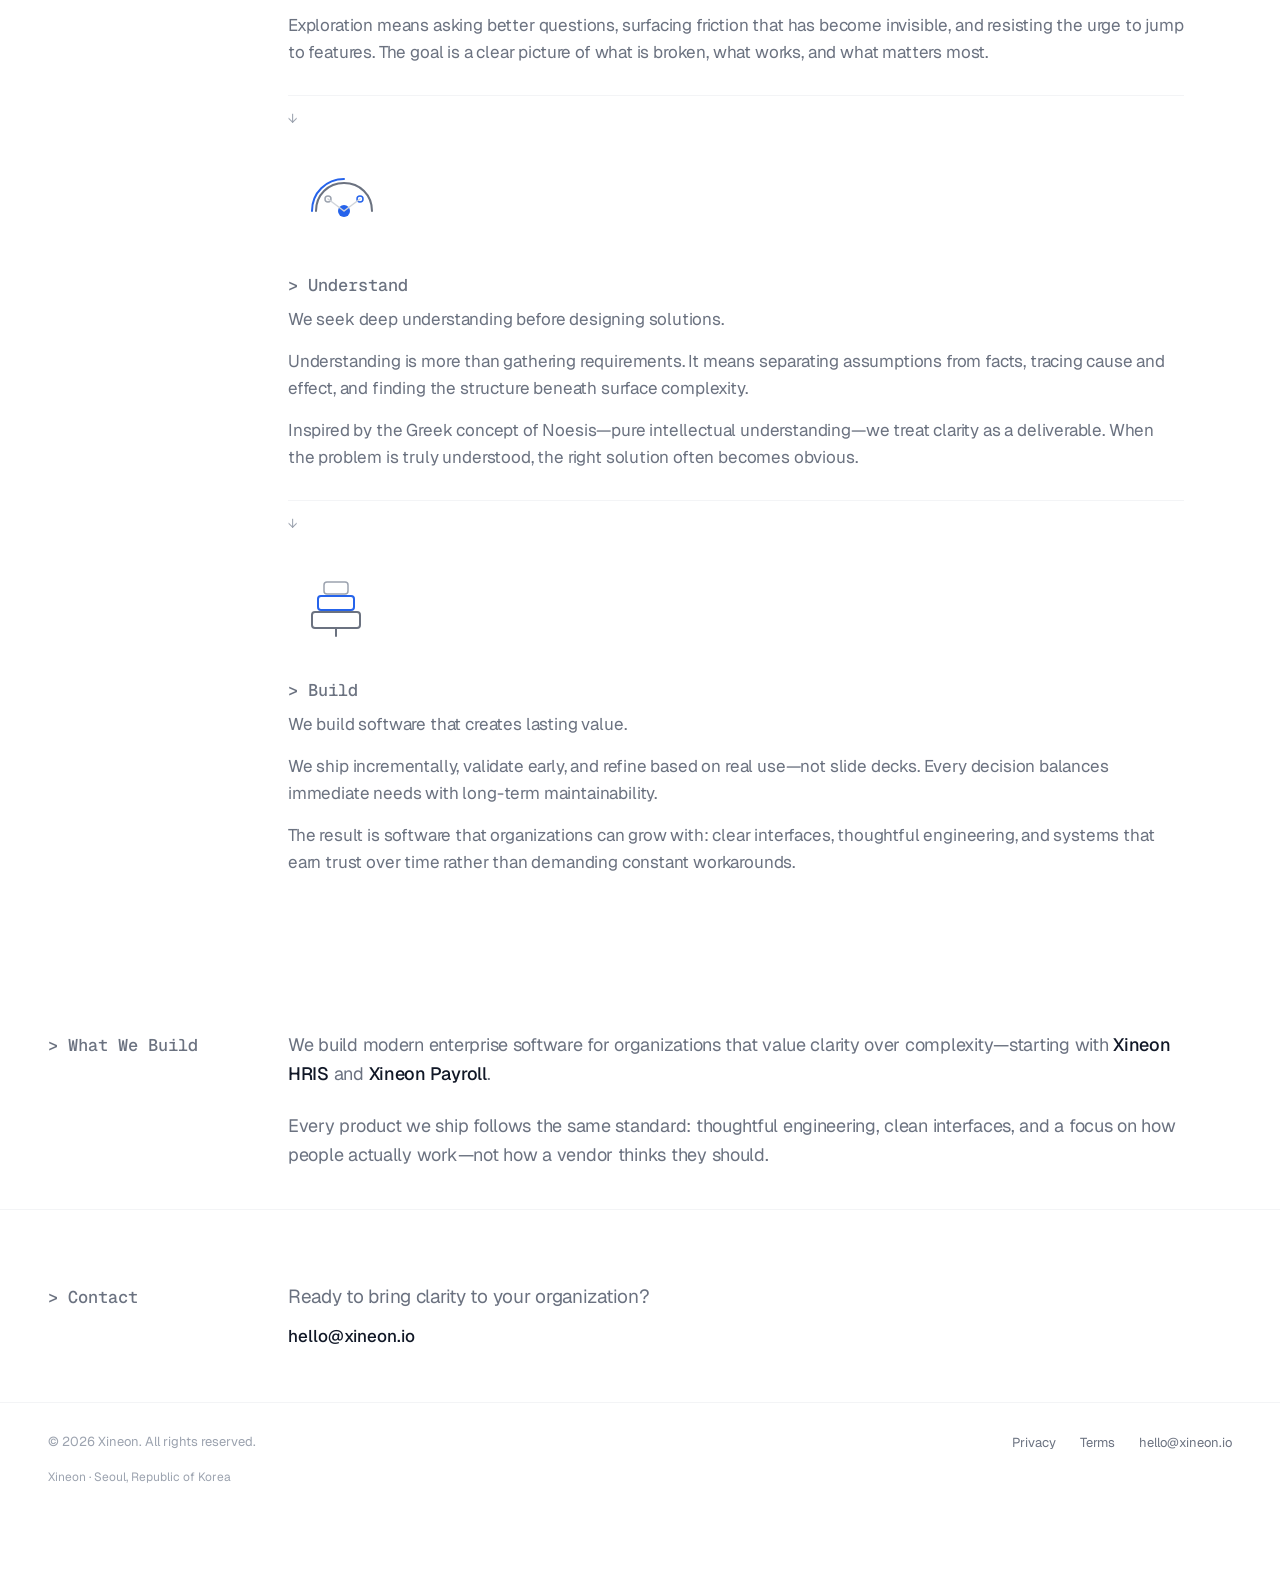
<file: philosophy.html>
<!DOCTYPE html>
<html lang="en">
<head>
    <meta charset="UTF-8">
    <meta http-equiv="refresh" content="0; url=company.html#how-we-work">
    <link rel="canonical" href="https://xineon.io/company.html">
    <title>Redirecting to Company — Xineon</title>
    <script>location.replace("company.html#how-we-work");</script>
</head>
<body>
    <p><a href="company.html#how-we-work">Continue to Company</a></p>
</body>
</html>
</file>
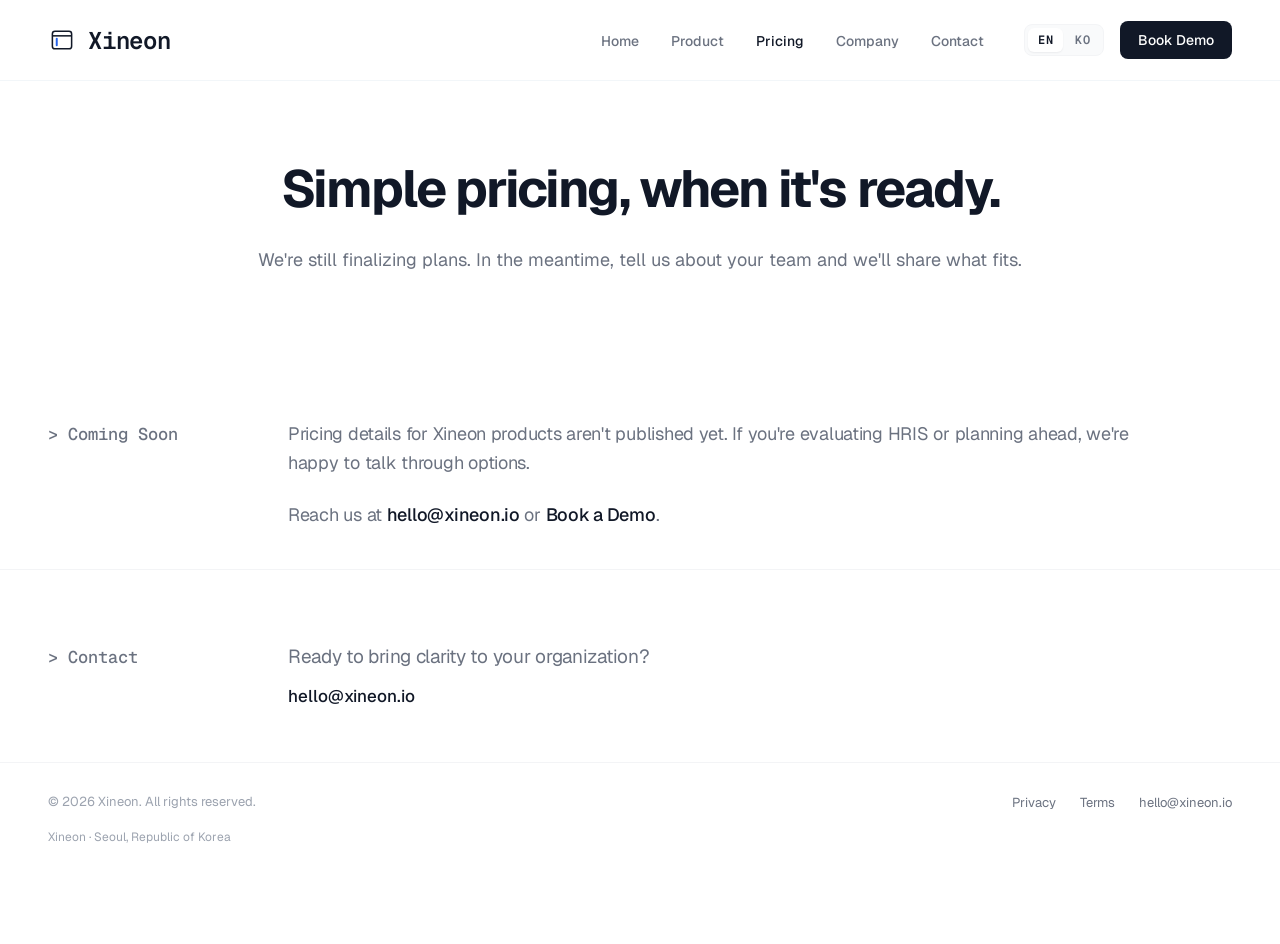
<file: pricing.html>
<!DOCTYPE html>
<html lang="en">
<head>
    <meta charset="UTF-8">
    <meta name="viewport" content="width=device-width, initial-scale=1.0">

    <title data-i18n="pricing.title">Pricing — Xineon</title>
    <meta name="description" data-i18n-content="pricing.meta" content="Xineon pricing — plans for teams that want clarity without complexity. Details coming soon.">
    <meta property="og:title" content="Pricing — Xineon">
    <meta property="og:description" data-i18n-content="pricing.meta" content="Xineon pricing — plans for teams that want clarity without complexity. Details coming soon.">
    <meta property="og:type" content="website">
    <meta property="og:url" content="https://xineon.io/pricing.html">
    <meta property="og:image" content="https://xineon.io/assets/images/og-default.png">
    <meta property="og:image:width" content="1200">
    <meta property="og:image:height" content="630">
    <meta name="twitter:card" content="summary_large_image">
    <meta name="twitter:image" content="https://xineon.io/assets/images/og-default.png">

    <link rel="preconnect" href="https://fonts.googleapis.com">
    <link rel="preconnect" href="https://fonts.gstatic.com" crossorigin>
    <link href="https://fonts.googleapis.com/css2?family=Geist:wght@400;500;600;700&family=Geist+Mono:wght@500;600&display=swap" rel="stylesheet">

    <link rel="icon" href="assets/favicon.svg" type="image/svg+xml">
    <link rel="icon" href="assets/favicon.ico" sizes="any">
    <link rel="apple-touch-icon" href="assets/apple-touch-icon.png">
    <link rel="stylesheet" href="style.css">

    <script defer src="i18n.js"></script>
    <script defer src="script.js"></script>
</head>

<body>

    <nav>
        <div class="nav-inner container">
            <a class="logo" href="index.html">
                <img class="logo-mark" src="assets/images/logo-icon.svg" alt="" width="28" height="28" decoding="async">
                <span>Xineon</span>
            </a>

            <button type="button" class="nav-toggle" data-nav-toggle aria-controls="site-nav-panel" aria-expanded="false" data-i18n-aria="nav.menu" aria-label="Menu">
                <span class="nav-toggle__box" aria-hidden="true">
                    <span class="nav-toggle__bar"></span>
                    <span class="nav-toggle__bar"></span>
                </span>
            </button>

            <div class="nav-right" id="site-nav-panel">
                <ul class="nav-links">
                    <li><a href="index.html" data-i18n="nav.home">Home</a></li>
                    <li class="nav-item nav-item--products">
                        <a class="nav-link" href="hris.html" aria-haspopup="true" aria-expanded="false" data-i18n="nav.product">Product</a>
                        <ul class="nav-submenu">
                            <li><a href="hris.html" data-i18n="nav.hris">HRIS</a></li>
                            <li><a href="payroll.html" data-i18n="nav.payroll">Payroll</a></li>
                            <li><a href="insight.html" data-i18n="nav.insight">Insight</a></li>
                            <li><a href="ats.html" data-i18n="nav.ats">ATS</a></li>
                            <li><a href="performance.html" data-i18n="nav.performance">Performance Studio</a></li>
                            <li><a href="workplace.html" data-i18n="nav.workplace">Workplace Systems</a></li>
                        </ul>
                    </li>
                    <li><a class="is-active" href="pricing.html" aria-current="page" data-i18n="nav.pricing">Pricing</a></li>
                    <li><a href="company.html" data-i18n="nav.company">Company</a></li>
                    <li><a href="contact.html" data-i18n="nav.contact">Contact</a></li>
                </ul>

                <div class="nav-actions">
                    <div class="lang-toggle" data-lang-toggle role="group" data-i18n-aria="lang.aria" aria-label="Language">
                        <button type="button" class="lang-toggle__btn is-active" data-lang-option="en" aria-pressed="true" data-i18n="lang.en">EN</button>
                        <button type="button" class="lang-toggle__btn" data-lang-option="ko" aria-pressed="false" data-i18n="lang.ko">KO</button>
                    </div>
                    <a class="nav-cta" href="contact.html" data-i18n="nav.bookDemo">Book Demo</a>
                </div>
            </div>
        </div>
    </nav>

    <main>
        <section class="hero">
            <div class="container hero-content fade-up">
                <h1 data-i18n="pricing.hero.title">Simple pricing, when it's ready.</h1>
                <p data-i18n="pricing.hero.subtitle">
                    We're still finalizing plans. In the meantime, tell us about your team and we'll share what fits.
                </p>
            </div>
        </section>

        <section class="section about">
            <div class="container page-grid fade-up">
                <h2 class="about-title" data-i18n="pricing.soon.title">Coming Soon</h2>
                <div class="about-body">
                    <p data-i18n="pricing.soon.p1">
                        Pricing details for Xineon products aren't published yet. If you're evaluating HRIS or planning ahead, we're happy to talk through options.
                    </p>
                    <p data-i18n="pricing.soon.p2" data-i18n-html>
                        Reach us at <a class="text-link" href="mailto:hello@xineon.io">hello@xineon.io</a> or <a class="text-link" href="contact.html">Book a Demo</a>.
                    </p>
                </div>
            </div>
        </section>
    </main>

    <footer class="site-footer" id="contact">
        <div class="container page-grid">
            <p class="footer-label" data-i18n="footer.label">Contact</p>
            <div class="footer-body">
                <p data-i18n="footer.cta">Ready to bring clarity to your organization?</p>
                <a href="mailto:hello@xineon.io">hello@xineon.io</a>
            </div>
        </div>

        <div class="container footer-legal">
            <div class="footer-legal-bar">
                <p class="footer-copyright">&copy; <span data-current-year>2026</span> Xineon. <span data-i18n="footer.rights">All rights reserved.</span></p>
                <ul class="footer-legal-links">
                    <li><a href="privacy.html" data-i18n="footer.privacy">Privacy</a></li>
                    <li><a href="terms.html" data-i18n="footer.terms">Terms</a></li>
                    <li><a href="mailto:hello@xineon.io">hello@xineon.io</a></li>
                </ul>
            </div>
            <p class="footer-company" data-i18n="footer.company">Xineon &middot; Seoul, Republic of Korea</p>
        </div>
    </footer>

</body>
</html>
</file>
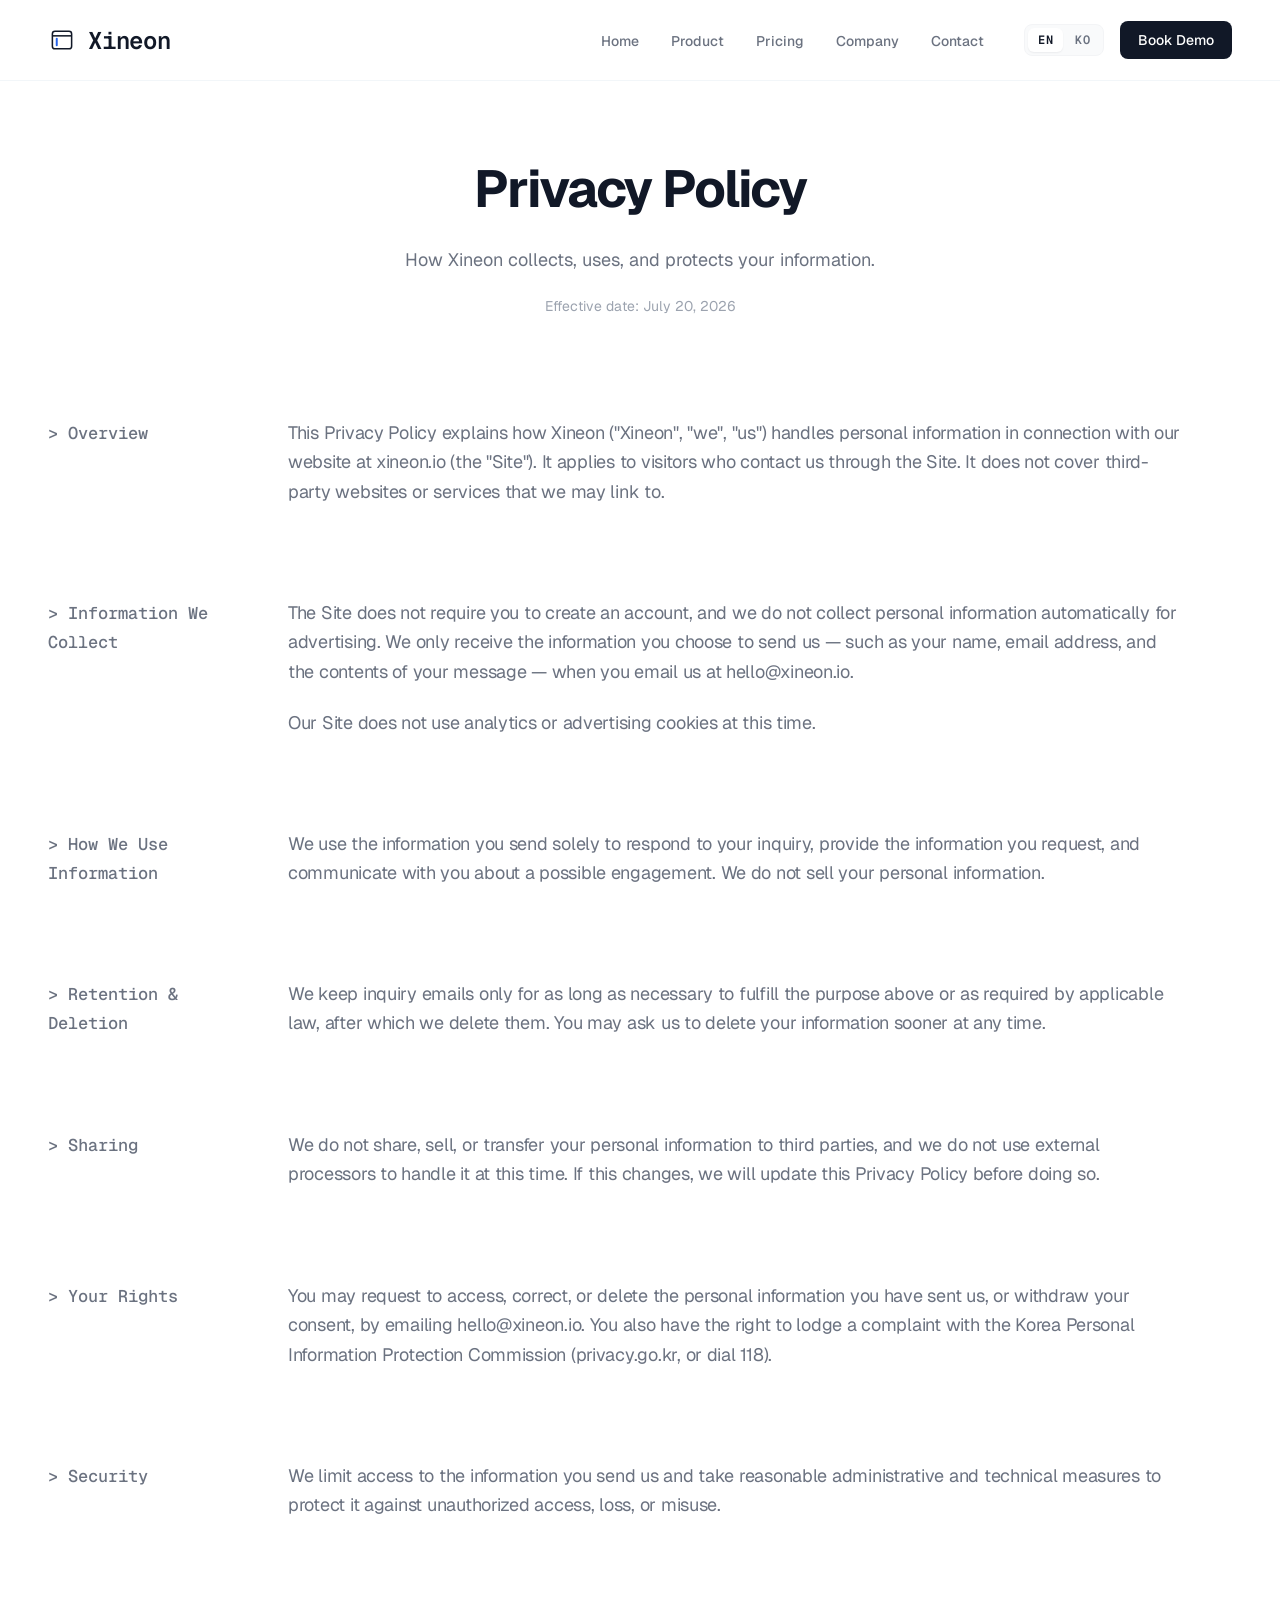
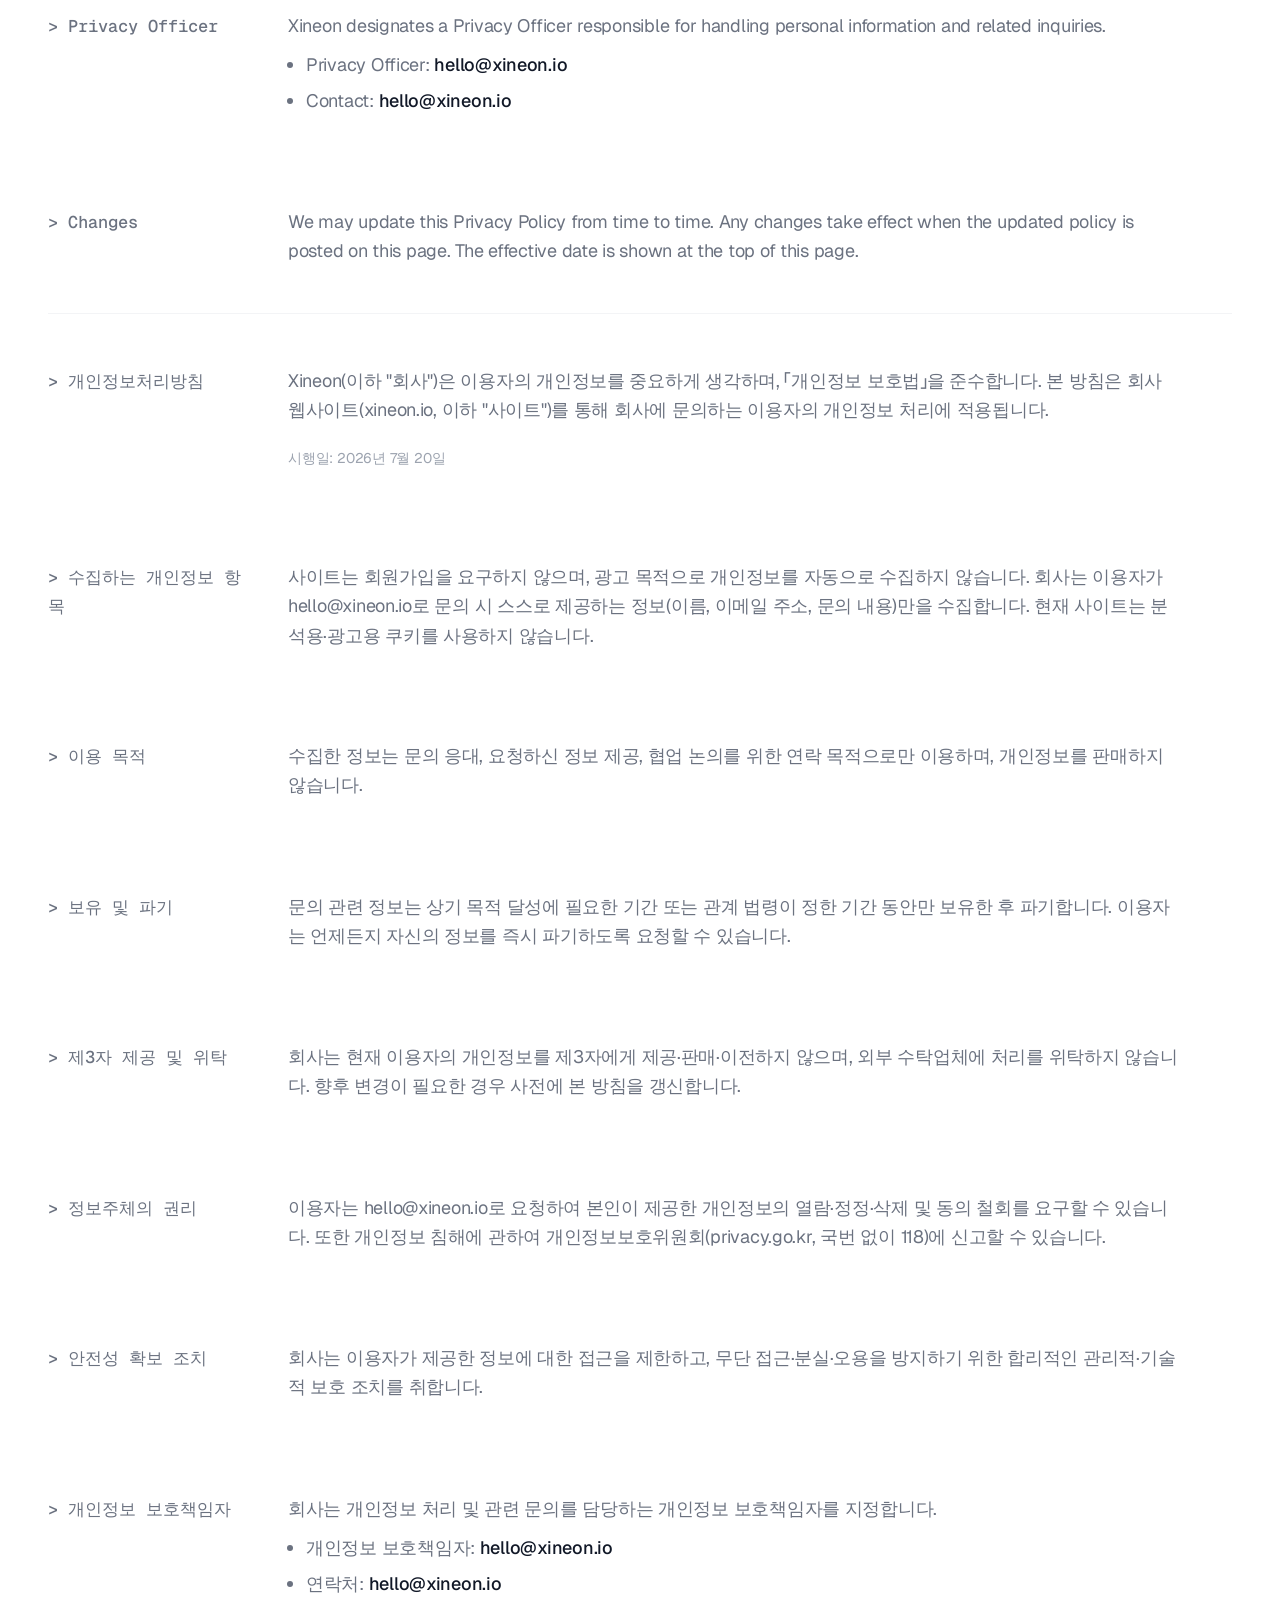
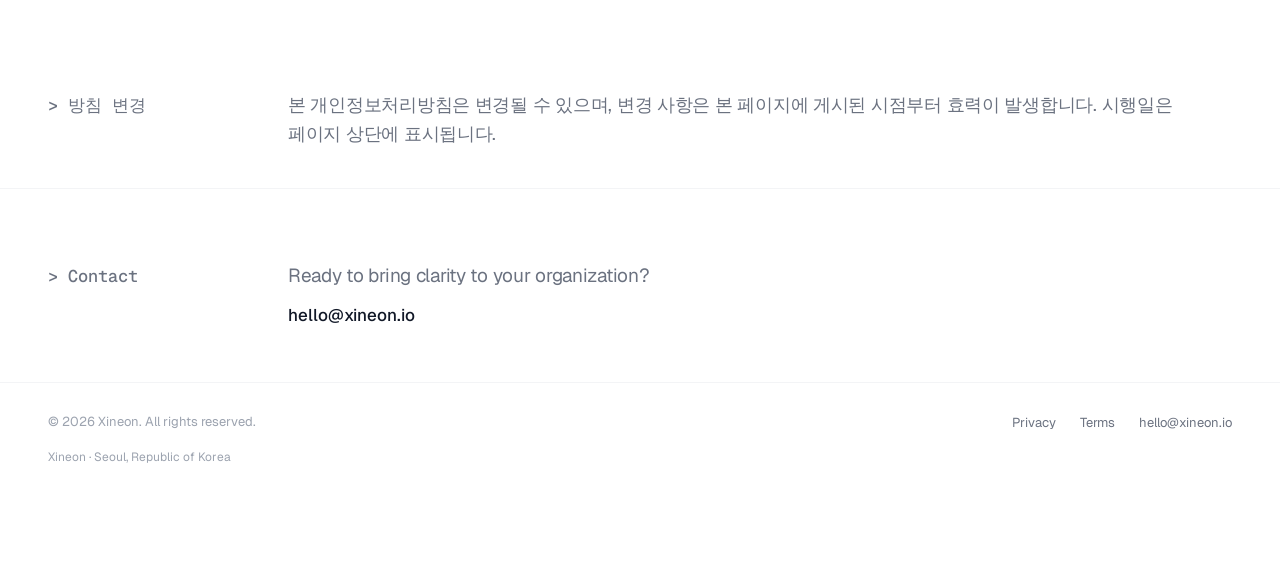
<file: privacy.html>
<!DOCTYPE html>
<html lang="en">
<head>
    <meta charset="UTF-8">
    <meta name="viewport" content="width=device-width, initial-scale=1.0">

    <title data-i18n="privacy.title">Privacy Policy — Xineon</title>
    <meta name="description" content="How Xineon collects, uses, and protects your information.">
    <meta property="og:title" content="Privacy Policy — Xineon">
    <meta property="og:description" content="How Xineon collects, uses, and protects your information.">
    <meta property="og:type" content="website">
    <meta property="og:url" content="https://xineon.io/privacy.html">
    <meta property="og:image" content="https://xineon.io/assets/images/og-default.png">
    <meta property="og:image:width" content="1200">
    <meta property="og:image:height" content="630">
    <meta name="twitter:card" content="summary_large_image">
    <meta name="twitter:image" content="https://xineon.io/assets/images/og-default.png">

    <link rel="preconnect" href="https://fonts.googleapis.com">
    <link rel="preconnect" href="https://fonts.gstatic.com" crossorigin>
    <link href="https://fonts.googleapis.com/css2?family=Geist:wght@400;500;600;700&family=Geist+Mono:wght@500;600&display=swap" rel="stylesheet">

    <link rel="icon" href="assets/favicon.svg" type="image/svg+xml">
    <link rel="icon" href="assets/favicon.ico" sizes="any">
    <link rel="apple-touch-icon" href="assets/apple-touch-icon.png">
    <link rel="stylesheet" href="style.css">

    <script defer src="i18n.js"></script>
    <script defer src="script.js"></script>
</head>

<body>

    <!-- Navigation -->
    <nav>
        <div class="nav-inner container">
            <a class="logo" href="index.html">
                <img class="logo-mark" src="assets/images/logo-icon.svg" alt="" width="28" height="28" decoding="async">
                <span>Xineon</span>
            </a>

            <button type="button" class="nav-toggle" data-nav-toggle aria-controls="site-nav-panel" aria-expanded="false" data-i18n-aria="nav.menu" aria-label="Menu">
                <span class="nav-toggle__box" aria-hidden="true">
                    <span class="nav-toggle__bar"></span>
                    <span class="nav-toggle__bar"></span>
                </span>
            </button>

            <div class="nav-right" id="site-nav-panel">
                <ul class="nav-links">
                    <li><a href="index.html" data-i18n="nav.home">Home</a></li>
                    <li class="nav-item nav-item--products">
                        <a class="nav-link" href="hris.html" aria-haspopup="true" aria-expanded="false" data-i18n="nav.product">Product</a>
                        <ul class="nav-submenu">
                            <li><a href="hris.html" data-i18n="nav.hris">HRIS</a></li>
                            <li><a href="payroll.html" data-i18n="nav.payroll">Payroll</a></li>
                            <li><a href="insight.html" data-i18n="nav.insight">Insight</a></li>
                            <li><a href="ats.html" data-i18n="nav.ats">ATS</a></li>
                            <li><a href="performance.html" data-i18n="nav.performance">Performance Studio</a></li>
                            <li><a href="workplace.html" data-i18n="nav.workplace">Workplace Systems</a></li>
                        </ul>
                    </li>
                    <li><a href="pricing.html" data-i18n="nav.pricing">Pricing</a></li>
                    <li><a href="company.html" data-i18n="nav.company">Company</a></li>
                    <li><a href="contact.html" data-i18n="nav.contact">Contact</a></li>
                </ul>

                <div class="nav-actions">
                    <div class="lang-toggle" data-lang-toggle role="group" data-i18n-aria="lang.aria" aria-label="Language">
                        <button type="button" class="lang-toggle__btn is-active" data-lang-option="en" aria-pressed="true" data-i18n="lang.en">EN</button>
                        <button type="button" class="lang-toggle__btn" data-lang-option="ko" aria-pressed="false" data-i18n="lang.ko">KO</button>
                    </div>
                    <a class="nav-cta" href="contact.html" data-i18n="nav.bookDemo">Book Demo</a>
                </div>
            </div>
        </div>
    </nav>

    <main>

        <!-- Hero -->
        <section class="hero">

            <div class="container hero-content fade-up">
                <h1>Privacy Policy</h1>

                <p>
                    How Xineon collects, uses, and protects your information.
                </p>

                <p class="legal-meta">Effective date: July 20, 2026</p>
            </div>

        </section>

        <!-- ============ ENGLISH ============ -->

        <section class="section about">
            <div class="container page-grid fade-up">
                <h2 class="about-title">Overview</h2>

                <div class="about-body">
                    <p>
                        This Privacy Policy explains how Xineon ("Xineon", "we", "us") handles personal information in connection with our website at xineon.io (the "Site"). It applies to visitors who contact us through the Site. It does not cover third-party websites or services that we may link to.
                    </p>
                </div>
            </div>
        </section>

        <section class="section about">
            <div class="container page-grid fade-up">
                <h2 class="about-title">Information We Collect</h2>

                <div class="about-body">
                    <p>
                        The Site does not require you to create an account, and we do not collect personal information automatically for advertising. We only receive the information you choose to send us — such as your name, email address, and the contents of your message — when you email us at hello@xineon.io.
                    </p>
                    <p>
                        Our Site does not use analytics or advertising cookies at this time.
                    </p>
                </div>
            </div>
        </section>

        <section class="section about">
            <div class="container page-grid fade-up">
                <h2 class="about-title">How We Use Information</h2>

                <div class="about-body">
                    <p>
                        We use the information you send solely to respond to your inquiry, provide the information you request, and communicate with you about a possible engagement. We do not sell your personal information.
                    </p>
                </div>
            </div>
        </section>

        <section class="section about">
            <div class="container page-grid fade-up">
                <h2 class="about-title">Retention &amp; Deletion</h2>

                <div class="about-body">
                    <p>
                        We keep inquiry emails only for as long as necessary to fulfill the purpose above or as required by applicable law, after which we delete them. You may ask us to delete your information sooner at any time.
                    </p>
                </div>
            </div>
        </section>

        <section class="section about">
            <div class="container page-grid fade-up">
                <h2 class="about-title">Sharing</h2>

                <div class="about-body">
                    <p>
                        We do not share, sell, or transfer your personal information to third parties, and we do not use external processors to handle it at this time. If this changes, we will update this Privacy Policy before doing so.
                    </p>
                </div>
            </div>
        </section>

        <section class="section about">
            <div class="container page-grid fade-up">
                <h2 class="about-title">Your Rights</h2>

                <div class="about-body">
                    <p>
                        You may request to access, correct, or delete the personal information you have sent us, or withdraw your consent, by emailing hello@xineon.io. You also have the right to lodge a complaint with the Korea Personal Information Protection Commission (privacy.go.kr, or dial 118).
                    </p>
                </div>
            </div>
        </section>

        <section class="section about">
            <div class="container page-grid fade-up">
                <h2 class="about-title">Security</h2>

                <div class="about-body">
                    <p>
                        We limit access to the information you send us and take reasonable administrative and technical measures to protect it against unauthorized access, loss, or misuse.
                    </p>
                </div>
            </div>
        </section>

        <section class="section about">
            <div class="container page-grid fade-up">
                <h2 class="about-title">Privacy Officer</h2>

                <div class="about-body">
                    <p>
                        Xineon designates a Privacy Officer responsible for handling personal information and related inquiries.
                    </p>
                    <ul>
                        <li>Privacy Officer: <a class="text-link" href="mailto:hello@xineon.io">hello@xineon.io</a></li>
                        <li>Contact: <a class="text-link" href="mailto:hello@xineon.io">hello@xineon.io</a></li>
                    </ul>
                </div>
            </div>
        </section>

        <section class="section about">
            <div class="container page-grid fade-up">
                <h2 class="about-title">Changes</h2>

                <div class="about-body">
                    <p>
                        We may update this Privacy Policy from time to time. Any changes take effect when the updated policy is posted on this page. The effective date is shown at the top of this page.
                    </p>
                </div>
            </div>
        </section>

        <!-- ============ LANGUAGE DIVIDER ============ -->

        <div class="container legal-lang-divider fade-up">
            <hr>
        </div>

        <!-- ============ 한국어 ============ -->

        <section class="section about">
            <div class="container page-grid fade-up">
                <h2 class="about-title">개인정보처리방침</h2>

                <div class="about-body">
                    <p>
                        Xineon(이하 "회사")은 이용자의 개인정보를 중요하게 생각하며, 「개인정보 보호법」을 준수합니다. 본 방침은 회사 웹사이트(xineon.io, 이하 "사이트")를 통해 회사에 문의하는 이용자의 개인정보 처리에 적용됩니다.
                    </p>
                    <p class="legal-note">시행일: 2026년 7월 20일</p>
                </div>
            </div>
        </section>

        <section class="section about">
            <div class="container page-grid fade-up">
                <h2 class="about-title">수집하는 개인정보 항목</h2>

                <div class="about-body">
                    <p>
                        사이트는 회원가입을 요구하지 않으며, 광고 목적으로 개인정보를 자동으로 수집하지 않습니다. 회사는 이용자가 hello@xineon.io로 문의 시 스스로 제공하는 정보(이름, 이메일 주소, 문의 내용)만을 수집합니다. 현재 사이트는 분석용·광고용 쿠키를 사용하지 않습니다.
                    </p>
                </div>
            </div>
        </section>

        <section class="section about">
            <div class="container page-grid fade-up">
                <h2 class="about-title">이용 목적</h2>

                <div class="about-body">
                    <p>
                        수집한 정보는 문의 응대, 요청하신 정보 제공, 협업 논의를 위한 연락 목적으로만 이용하며, 개인정보를 판매하지 않습니다.
                    </p>
                </div>
            </div>
        </section>

        <section class="section about">
            <div class="container page-grid fade-up">
                <h2 class="about-title">보유 및 파기</h2>

                <div class="about-body">
                    <p>
                        문의 관련 정보는 상기 목적 달성에 필요한 기간 또는 관계 법령이 정한 기간 동안만 보유한 후 파기합니다. 이용자는 언제든지 자신의 정보를 즉시 파기하도록 요청할 수 있습니다.
                    </p>
                </div>
            </div>
        </section>

        <section class="section about">
            <div class="container page-grid fade-up">
                <h2 class="about-title">제3자 제공 및 위탁</h2>

                <div class="about-body">
                    <p>
                        회사는 현재 이용자의 개인정보를 제3자에게 제공·판매·이전하지 않으며, 외부 수탁업체에 처리를 위탁하지 않습니다. 향후 변경이 필요한 경우 사전에 본 방침을 갱신합니다.
                    </p>
                </div>
            </div>
        </section>

        <section class="section about">
            <div class="container page-grid fade-up">
                <h2 class="about-title">정보주체의 권리</h2>

                <div class="about-body">
                    <p>
                        이용자는 hello@xineon.io로 요청하여 본인이 제공한 개인정보의 열람·정정·삭제 및 동의 철회를 요구할 수 있습니다. 또한 개인정보 침해에 관하여 개인정보보호위원회(privacy.go.kr, 국번 없이 118)에 신고할 수 있습니다.
                    </p>
                </div>
            </div>
        </section>

        <section class="section about">
            <div class="container page-grid fade-up">
                <h2 class="about-title">안전성 확보 조치</h2>

                <div class="about-body">
                    <p>
                        회사는 이용자가 제공한 정보에 대한 접근을 제한하고, 무단 접근·분실·오용을 방지하기 위한 합리적인 관리적·기술적 보호 조치를 취합니다.
                    </p>
                </div>
            </div>
        </section>

        <section class="section about">
            <div class="container page-grid fade-up">
                <h2 class="about-title">개인정보 보호책임자</h2>

                <div class="about-body">
                    <p>
                        회사는 개인정보 처리 및 관련 문의를 담당하는 개인정보 보호책임자를 지정합니다.
                    </p>
                    <ul>
                        <li>개인정보 보호책임자: <a class="text-link" href="mailto:hello@xineon.io">hello@xineon.io</a></li>
                        <li>연락처: <a class="text-link" href="mailto:hello@xineon.io">hello@xineon.io</a></li>
                    </ul>
                </div>
            </div>
        </section>

        <section class="section about">
            <div class="container page-grid fade-up">
                <h2 class="about-title">방침 변경</h2>

                <div class="about-body">
                    <p>
                        본 개인정보처리방침은 변경될 수 있으며, 변경 사항은 본 페이지에 게시된 시점부터 효력이 발생합니다. 시행일은 페이지 상단에 표시됩니다.
                    </p>
                </div>
            </div>
        </section>

    </main>

    <!-- Contact -->
    <footer class="site-footer" id="contact">
        <div class="container page-grid">
            <p class="footer-label" data-i18n="footer.label">Contact</p>

            <div class="footer-body">
                <p data-i18n="footer.cta">Ready to bring clarity to your organization?</p>
                <a href="mailto:hello@xineon.io">hello@xineon.io</a>
            </div>
        </div>

        <div class="container footer-legal">
            <div class="footer-legal-bar">
                <p class="footer-copyright">&copy; <span data-current-year>2026</span> Xineon. <span data-i18n="footer.rights">All rights reserved.</span></p>

                <ul class="footer-legal-links">
                    <li><a href="privacy.html" data-i18n="footer.privacy">Privacy</a></li>
                    <li><a href="terms.html" data-i18n="footer.terms">Terms</a></li>
                    <li><a href="mailto:hello@xineon.io">hello@xineon.io</a></li>
                </ul>
            </div>

            <!--
                Company registration details go here once finalized:
                상호(Company) · 대표(CEO) · 사업자등록번호(Business Reg. No.) · 주소(Address) · 통신판매업신고번호(if applicable)
            -->
            <p class="footer-company" data-i18n="footer.company">Xineon &middot; Seoul, Republic of Korea</p>
        </div>
    </footer>

</body>
</html>
</file>
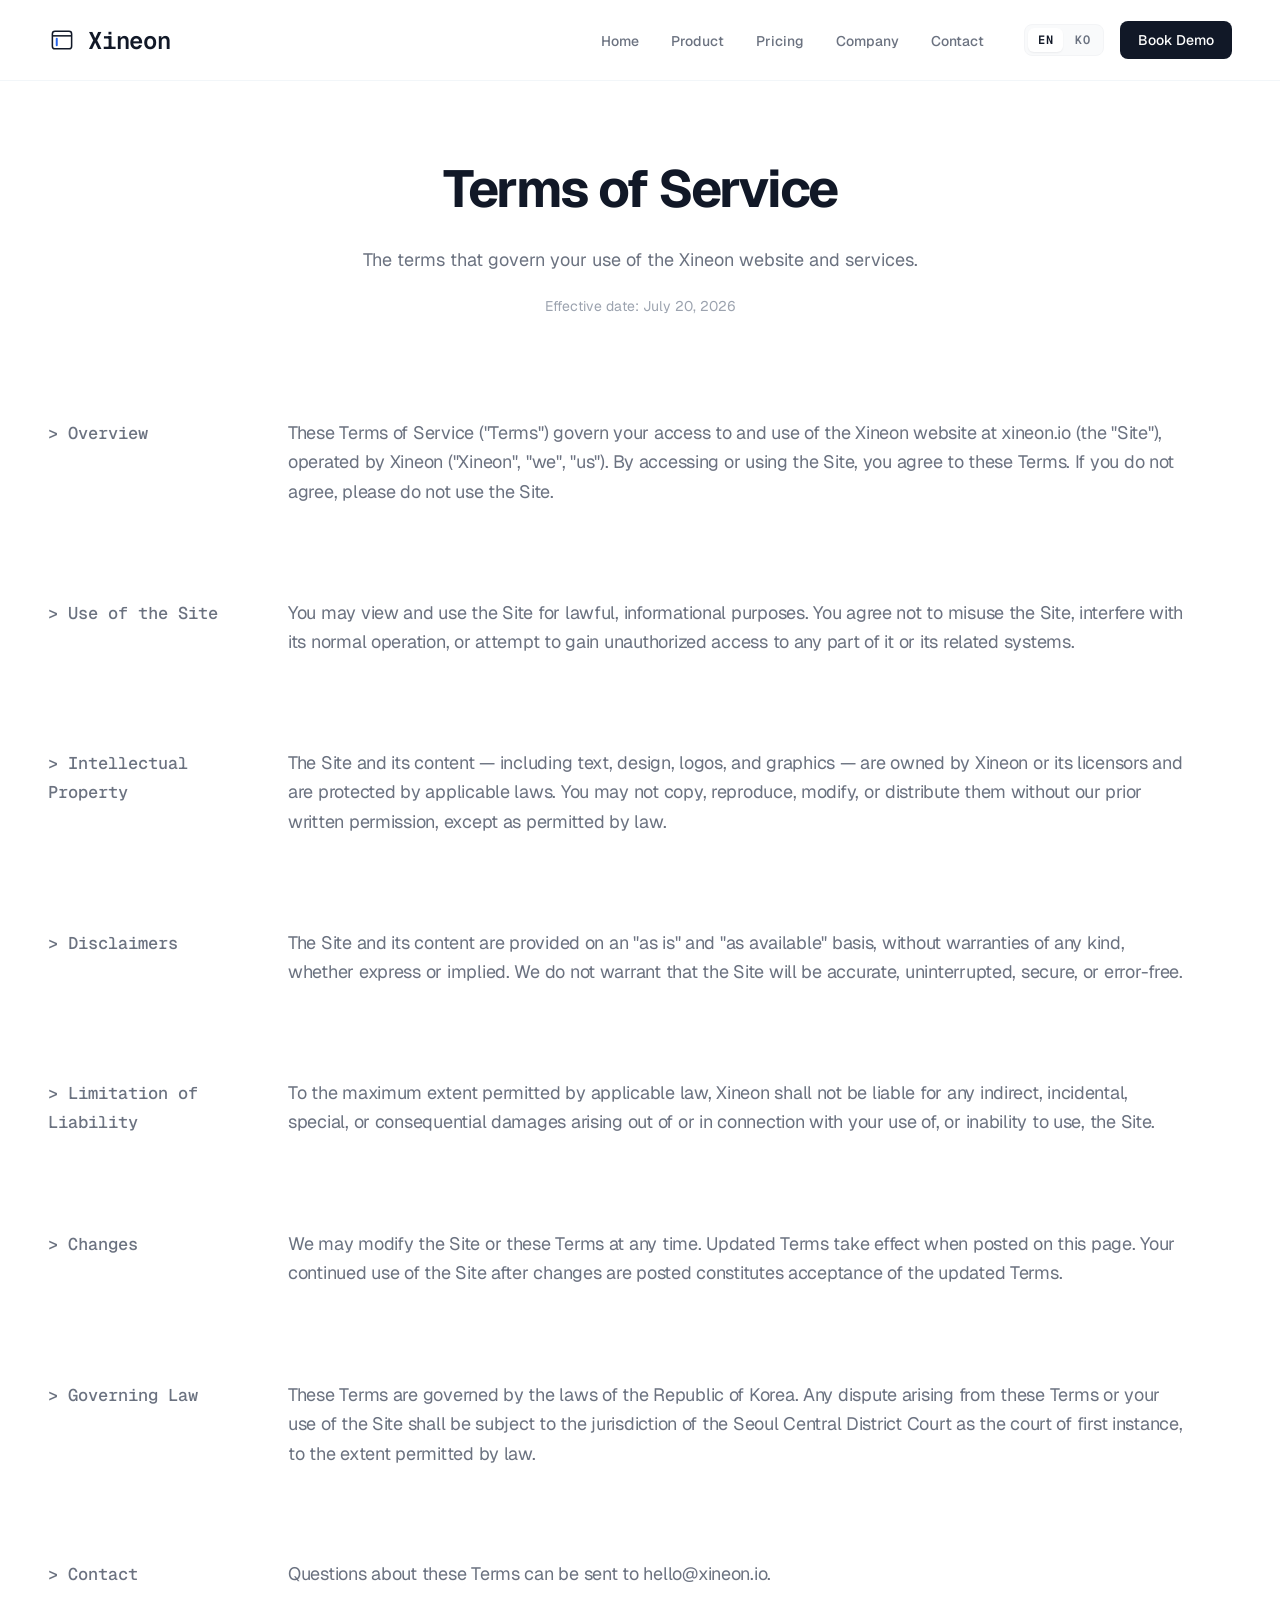
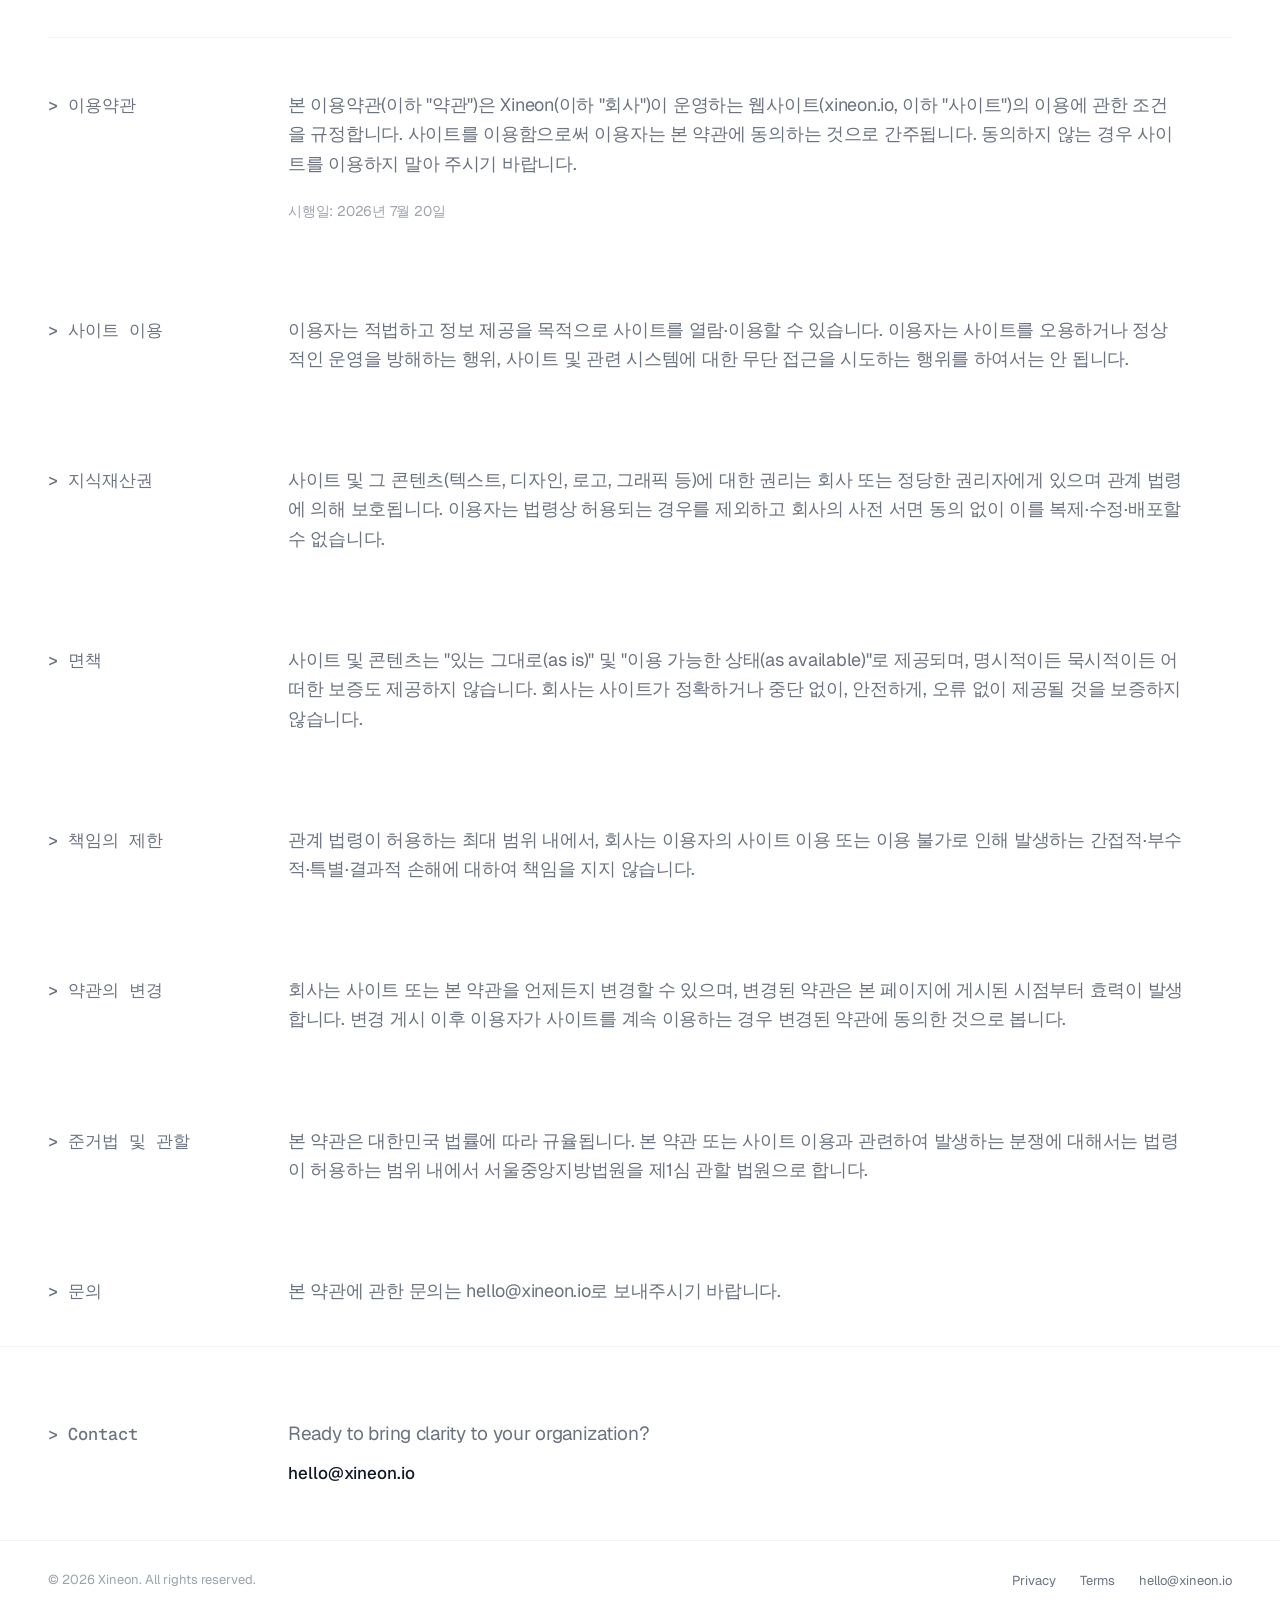
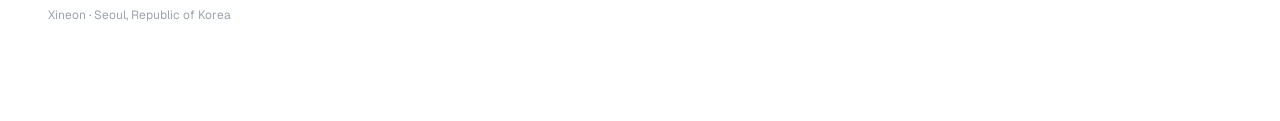
<file: terms.html>
<!DOCTYPE html>
<html lang="en">
<head>
    <meta charset="UTF-8">
    <meta name="viewport" content="width=device-width, initial-scale=1.0">

    <title data-i18n="terms.title">Terms of Service — Xineon</title>
    <meta name="description" content="The terms that govern your use of the Xineon website and services.">
    <meta property="og:title" content="Terms of Service — Xineon">
    <meta property="og:description" content="The terms that govern your use of the Xineon website and services.">
    <meta property="og:type" content="website">
    <meta property="og:url" content="https://xineon.io/terms.html">
    <meta property="og:image" content="https://xineon.io/assets/images/og-default.png">
    <meta property="og:image:width" content="1200">
    <meta property="og:image:height" content="630">
    <meta name="twitter:card" content="summary_large_image">
    <meta name="twitter:image" content="https://xineon.io/assets/images/og-default.png">

    <link rel="preconnect" href="https://fonts.googleapis.com">
    <link rel="preconnect" href="https://fonts.gstatic.com" crossorigin>
    <link href="https://fonts.googleapis.com/css2?family=Geist:wght@400;500;600;700&family=Geist+Mono:wght@500;600&display=swap" rel="stylesheet">

    <link rel="icon" href="assets/favicon.svg" type="image/svg+xml">
    <link rel="icon" href="assets/favicon.ico" sizes="any">
    <link rel="apple-touch-icon" href="assets/apple-touch-icon.png">
    <link rel="stylesheet" href="style.css">

    <script defer src="i18n.js"></script>
    <script defer src="script.js"></script>
</head>

<body>

    <!-- Navigation -->
    <nav>
        <div class="nav-inner container">
            <a class="logo" href="index.html">
                <img class="logo-mark" src="assets/images/logo-icon.svg" alt="" width="28" height="28" decoding="async">
                <span>Xineon</span>
            </a>

            <button type="button" class="nav-toggle" data-nav-toggle aria-controls="site-nav-panel" aria-expanded="false" data-i18n-aria="nav.menu" aria-label="Menu">
                <span class="nav-toggle__box" aria-hidden="true">
                    <span class="nav-toggle__bar"></span>
                    <span class="nav-toggle__bar"></span>
                </span>
            </button>

            <div class="nav-right" id="site-nav-panel">
                <ul class="nav-links">
                    <li><a href="index.html" data-i18n="nav.home">Home</a></li>
                    <li class="nav-item nav-item--products">
                        <a class="nav-link" href="hris.html" aria-haspopup="true" aria-expanded="false" data-i18n="nav.product">Product</a>
                        <ul class="nav-submenu">
                            <li><a href="hris.html" data-i18n="nav.hris">HRIS</a></li>
                            <li><a href="payroll.html" data-i18n="nav.payroll">Payroll</a></li>
                            <li><a href="insight.html" data-i18n="nav.insight">Insight</a></li>
                            <li><a href="ats.html" data-i18n="nav.ats">ATS</a></li>
                            <li><a href="performance.html" data-i18n="nav.performance">Performance Studio</a></li>
                            <li><a href="workplace.html" data-i18n="nav.workplace">Workplace Systems</a></li>
                        </ul>
                    </li>
                    <li><a href="pricing.html" data-i18n="nav.pricing">Pricing</a></li>
                    <li><a href="company.html" data-i18n="nav.company">Company</a></li>
                    <li><a href="contact.html" data-i18n="nav.contact">Contact</a></li>
                </ul>

                <div class="nav-actions">
                    <div class="lang-toggle" data-lang-toggle role="group" data-i18n-aria="lang.aria" aria-label="Language">
                        <button type="button" class="lang-toggle__btn is-active" data-lang-option="en" aria-pressed="true" data-i18n="lang.en">EN</button>
                        <button type="button" class="lang-toggle__btn" data-lang-option="ko" aria-pressed="false" data-i18n="lang.ko">KO</button>
                    </div>
                    <a class="nav-cta" href="contact.html" data-i18n="nav.bookDemo">Book Demo</a>
                </div>
            </div>
        </div>
    </nav>

    <main>

        <!-- Hero -->
        <section class="hero">

            <div class="container hero-content fade-up">
                <h1>Terms of Service</h1>

                <p>
                    The terms that govern your use of the Xineon website and services.
                </p>

                <p class="legal-meta">Effective date: July 20, 2026</p>
            </div>

        </section>

        <!-- ============ ENGLISH ============ -->

        <section class="section about">
            <div class="container page-grid fade-up">
                <h2 class="about-title">Overview</h2>

                <div class="about-body">
                    <p>
                        These Terms of Service ("Terms") govern your access to and use of the Xineon website at xineon.io (the "Site"), operated by Xineon ("Xineon", "we", "us"). By accessing or using the Site, you agree to these Terms. If you do not agree, please do not use the Site.
                    </p>
                </div>
            </div>
        </section>

        <section class="section about">
            <div class="container page-grid fade-up">
                <h2 class="about-title">Use of the Site</h2>

                <div class="about-body">
                    <p>
                        You may view and use the Site for lawful, informational purposes. You agree not to misuse the Site, interfere with its normal operation, or attempt to gain unauthorized access to any part of it or its related systems.
                    </p>
                </div>
            </div>
        </section>

        <section class="section about">
            <div class="container page-grid fade-up">
                <h2 class="about-title">Intellectual Property</h2>

                <div class="about-body">
                    <p>
                        The Site and its content — including text, design, logos, and graphics — are owned by Xineon or its licensors and are protected by applicable laws. You may not copy, reproduce, modify, or distribute them without our prior written permission, except as permitted by law.
                    </p>
                </div>
            </div>
        </section>

        <section class="section about">
            <div class="container page-grid fade-up">
                <h2 class="about-title">Disclaimers</h2>

                <div class="about-body">
                    <p>
                        The Site and its content are provided on an "as is" and "as available" basis, without warranties of any kind, whether express or implied. We do not warrant that the Site will be accurate, uninterrupted, secure, or error-free.
                    </p>
                </div>
            </div>
        </section>

        <section class="section about">
            <div class="container page-grid fade-up">
                <h2 class="about-title">Limitation of Liability</h2>

                <div class="about-body">
                    <p>
                        To the maximum extent permitted by applicable law, Xineon shall not be liable for any indirect, incidental, special, or consequential damages arising out of or in connection with your use of, or inability to use, the Site.
                    </p>
                </div>
            </div>
        </section>

        <section class="section about">
            <div class="container page-grid fade-up">
                <h2 class="about-title">Changes</h2>

                <div class="about-body">
                    <p>
                        We may modify the Site or these Terms at any time. Updated Terms take effect when posted on this page. Your continued use of the Site after changes are posted constitutes acceptance of the updated Terms.
                    </p>
                </div>
            </div>
        </section>

        <section class="section about">
            <div class="container page-grid fade-up">
                <h2 class="about-title">Governing Law</h2>

                <div class="about-body">
                    <p>
                        These Terms are governed by the laws of the Republic of Korea. Any dispute arising from these Terms or your use of the Site shall be subject to the jurisdiction of the Seoul Central District Court as the court of first instance, to the extent permitted by law.
                    </p>
                </div>
            </div>
        </section>

        <section class="section about">
            <div class="container page-grid fade-up">
                <h2 class="about-title">Contact</h2>

                <div class="about-body">
                    <p>
                        Questions about these Terms can be sent to hello@xineon.io.
                    </p>
                </div>
            </div>
        </section>

        <!-- ============ LANGUAGE DIVIDER ============ -->

        <div class="container legal-lang-divider fade-up">
            <hr>
        </div>

        <!-- ============ 한국어 ============ -->

        <section class="section about">
            <div class="container page-grid fade-up">
                <h2 class="about-title">이용약관</h2>

                <div class="about-body">
                    <p>
                        본 이용약관(이하 "약관")은 Xineon(이하 "회사")이 운영하는 웹사이트(xineon.io, 이하 "사이트")의 이용에 관한 조건을 규정합니다. 사이트를 이용함으로써 이용자는 본 약관에 동의하는 것으로 간주됩니다. 동의하지 않는 경우 사이트를 이용하지 말아 주시기 바랍니다.
                    </p>
                    <p class="legal-note">시행일: 2026년 7월 20일</p>
                </div>
            </div>
        </section>

        <section class="section about">
            <div class="container page-grid fade-up">
                <h2 class="about-title">사이트 이용</h2>

                <div class="about-body">
                    <p>
                        이용자는 적법하고 정보 제공을 목적으로 사이트를 열람·이용할 수 있습니다. 이용자는 사이트를 오용하거나 정상적인 운영을 방해하는 행위, 사이트 및 관련 시스템에 대한 무단 접근을 시도하는 행위를 하여서는 안 됩니다.
                    </p>
                </div>
            </div>
        </section>

        <section class="section about">
            <div class="container page-grid fade-up">
                <h2 class="about-title">지식재산권</h2>

                <div class="about-body">
                    <p>
                        사이트 및 그 콘텐츠(텍스트, 디자인, 로고, 그래픽 등)에 대한 권리는 회사 또는 정당한 권리자에게 있으며 관계 법령에 의해 보호됩니다. 이용자는 법령상 허용되는 경우를 제외하고 회사의 사전 서면 동의 없이 이를 복제·수정·배포할 수 없습니다.
                    </p>
                </div>
            </div>
        </section>

        <section class="section about">
            <div class="container page-grid fade-up">
                <h2 class="about-title">면책</h2>

                <div class="about-body">
                    <p>
                        사이트 및 콘텐츠는 "있는 그대로(as is)" 및 "이용 가능한 상태(as available)"로 제공되며, 명시적이든 묵시적이든 어떠한 보증도 제공하지 않습니다. 회사는 사이트가 정확하거나 중단 없이, 안전하게, 오류 없이 제공될 것을 보증하지 않습니다.
                    </p>
                </div>
            </div>
        </section>

        <section class="section about">
            <div class="container page-grid fade-up">
                <h2 class="about-title">책임의 제한</h2>

                <div class="about-body">
                    <p>
                        관계 법령이 허용하는 최대 범위 내에서, 회사는 이용자의 사이트 이용 또는 이용 불가로 인해 발생하는 간접적·부수적·특별·결과적 손해에 대하여 책임을 지지 않습니다.
                    </p>
                </div>
            </div>
        </section>

        <section class="section about">
            <div class="container page-grid fade-up">
                <h2 class="about-title">약관의 변경</h2>

                <div class="about-body">
                    <p>
                        회사는 사이트 또는 본 약관을 언제든지 변경할 수 있으며, 변경된 약관은 본 페이지에 게시된 시점부터 효력이 발생합니다. 변경 게시 이후 이용자가 사이트를 계속 이용하는 경우 변경된 약관에 동의한 것으로 봅니다.
                    </p>
                </div>
            </div>
        </section>

        <section class="section about">
            <div class="container page-grid fade-up">
                <h2 class="about-title">준거법 및 관할</h2>

                <div class="about-body">
                    <p>
                        본 약관은 대한민국 법률에 따라 규율됩니다. 본 약관 또는 사이트 이용과 관련하여 발생하는 분쟁에 대해서는 법령이 허용하는 범위 내에서 서울중앙지방법원을 제1심 관할 법원으로 합니다.
                    </p>
                </div>
            </div>
        </section>

        <section class="section about">
            <div class="container page-grid fade-up">
                <h2 class="about-title">문의</h2>

                <div class="about-body">
                    <p>
                        본 약관에 관한 문의는 hello@xineon.io로 보내주시기 바랍니다.
                    </p>
                </div>
            </div>
        </section>

    </main>

    <!-- Contact -->
    <footer class="site-footer" id="contact">
        <div class="container page-grid">
            <p class="footer-label" data-i18n="footer.label">Contact</p>

            <div class="footer-body">
                <p data-i18n="footer.cta">Ready to bring clarity to your organization?</p>
                <a href="mailto:hello@xineon.io">hello@xineon.io</a>
            </div>
        </div>

        <div class="container footer-legal">
            <div class="footer-legal-bar">
                <p class="footer-copyright">&copy; <span data-current-year>2026</span> Xineon. <span data-i18n="footer.rights">All rights reserved.</span></p>

                <ul class="footer-legal-links">
                    <li><a href="privacy.html" data-i18n="footer.privacy">Privacy</a></li>
                    <li><a href="terms.html" data-i18n="footer.terms">Terms</a></li>
                    <li><a href="mailto:hello@xineon.io">hello@xineon.io</a></li>
                </ul>
            </div>

            <!--
                Company registration details go here once finalized:
                상호(Company) · 대표(CEO) · 사업자등록번호(Business Reg. No.) · 주소(Address) · 통신판매업신고번호(if applicable)
            -->
            <p class="footer-company" data-i18n="footer.company">Xineon &middot; Seoul, Republic of Korea</p>
        </div>
    </footer>

</body>
</html>
</file>
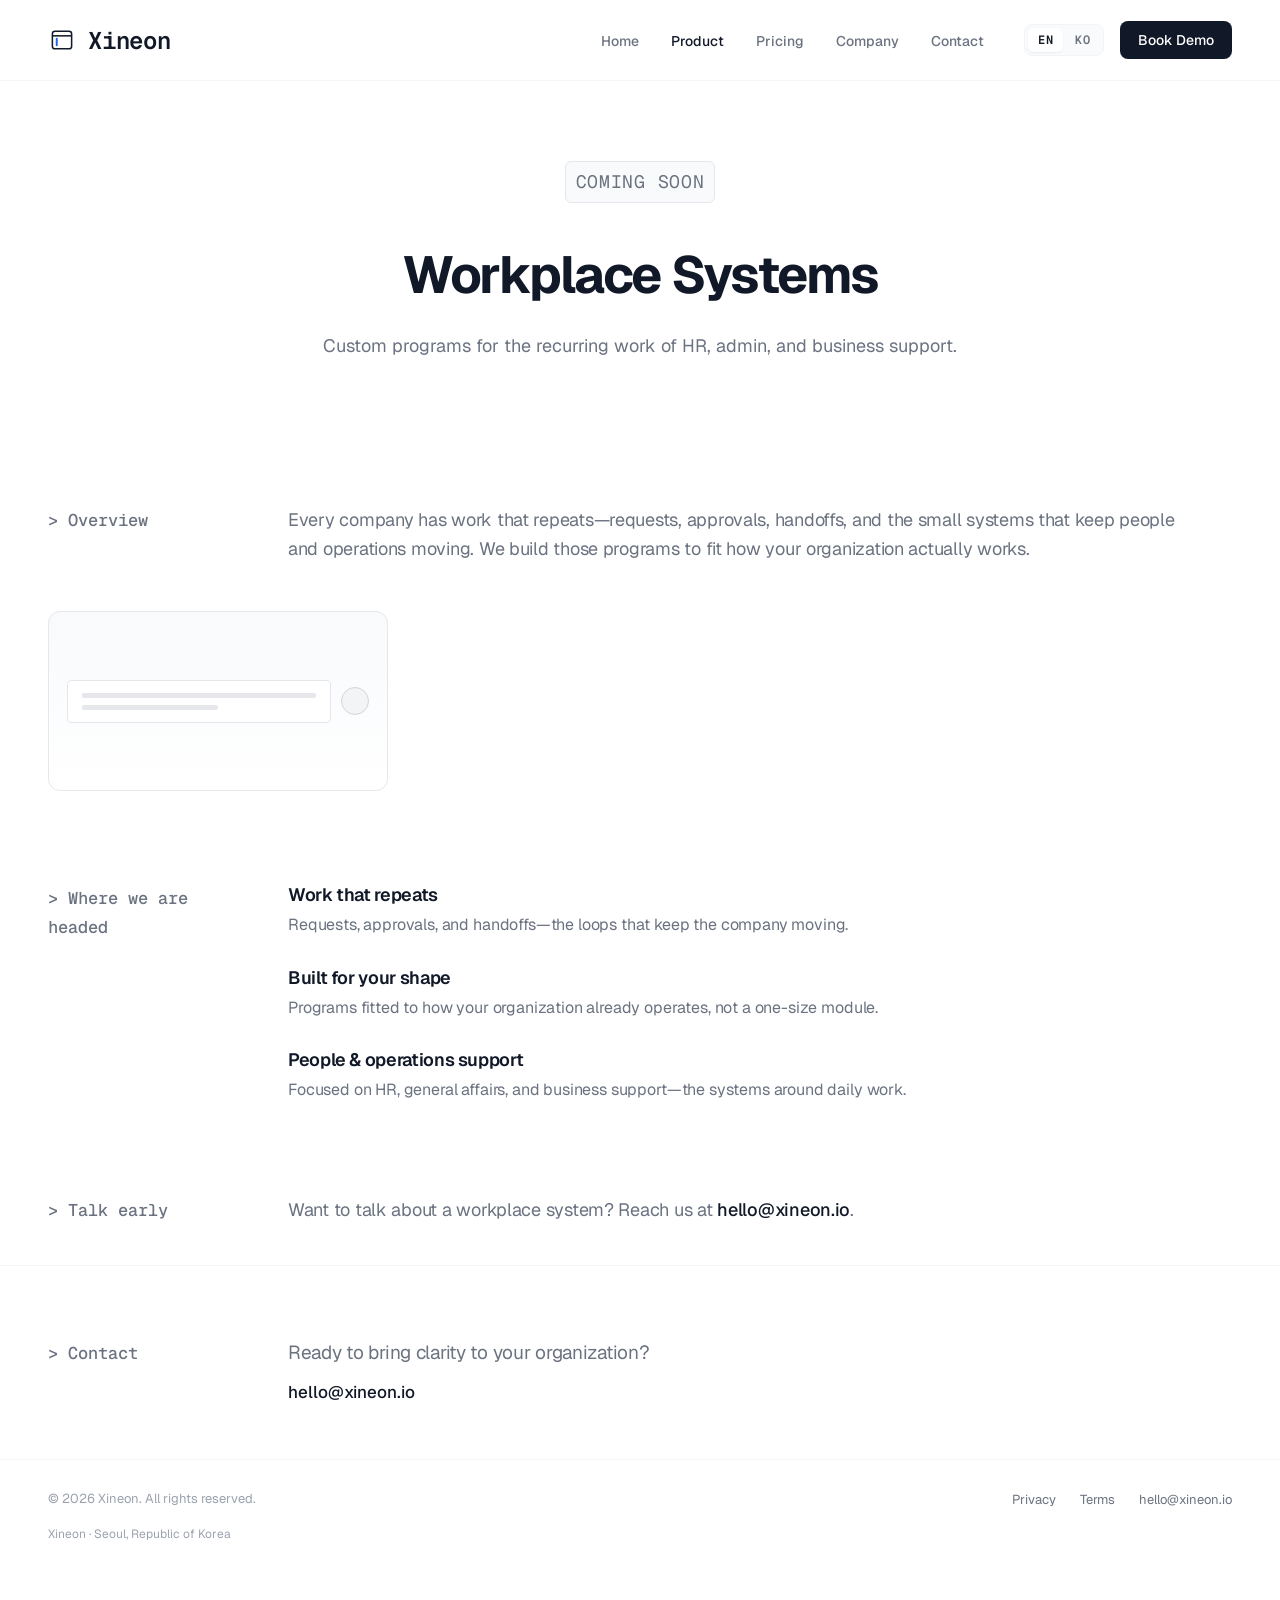
<file: workplace.html>
<!DOCTYPE html>
<html lang="en">
<head>
    <meta charset="UTF-8">
    <meta name="viewport" content="width=device-width, initial-scale=1.0">

    <title data-i18n="workplace.title">Xineon Workplace Systems</title>
    <meta name="description" data-i18n-content="workplace.meta" content="Xineon Workplace Systems — custom programs for the recurring work of HR, admin, and business support. Coming soon.">
    <meta property="og:title" content="Xineon Workplace Systems">
    <meta property="og:description" data-i18n-content="workplace.meta" content="Xineon Workplace Systems — custom programs for the recurring work of HR, admin, and business support. Coming soon.">
    <meta property="og:type" content="website">
    <meta property="og:url" content="https://xineon.io/workplace.html">
    <meta property="og:image" content="https://xineon.io/assets/images/og-default.png">
    <meta property="og:image:width" content="1200">
    <meta property="og:image:height" content="630">
    <meta name="twitter:card" content="summary_large_image">
    <meta name="twitter:image" content="https://xineon.io/assets/images/og-default.png">

    <link rel="preconnect" href="https://fonts.googleapis.com">
    <link rel="preconnect" href="https://fonts.gstatic.com" crossorigin>
    <link href="https://fonts.googleapis.com/css2?family=Geist:wght@400;500;600;700&family=Geist+Mono:wght@500;600&display=swap" rel="stylesheet">

    <link rel="icon" href="assets/favicon.svg" type="image/svg+xml">
    <link rel="icon" href="assets/favicon.ico" sizes="any">
    <link rel="apple-touch-icon" href="assets/apple-touch-icon.png">
    <link rel="stylesheet" href="style.css">

    <script defer src="i18n.js"></script>
    <script defer src="script.js"></script>
</head>

<body>

    <nav>
        <div class="nav-inner container">
            <a class="logo" href="index.html">
                <img class="logo-mark" src="assets/images/logo-icon.svg" alt="" width="28" height="28" decoding="async">
                <span>Xineon</span>
            </a>

            <button type="button" class="nav-toggle" data-nav-toggle aria-controls="site-nav-panel" aria-expanded="false" data-i18n-aria="nav.menu" aria-label="Menu">
                <span class="nav-toggle__box" aria-hidden="true">
                    <span class="nav-toggle__bar"></span>
                    <span class="nav-toggle__bar"></span>
                </span>
            </button>

            <div class="nav-right" id="site-nav-panel">
                <ul class="nav-links">
                    <li><a href="index.html" data-i18n="nav.home">Home</a></li>
                    <li class="nav-item nav-item--products">
                        <a class="nav-link is-active" href="workplace.html" aria-haspopup="true" aria-expanded="false" data-i18n="nav.product">Product</a>
                        <ul class="nav-submenu">
                            <li><a href="hris.html" data-i18n="nav.hris">HRIS</a></li>
                            <li><a href="payroll.html" data-i18n="nav.payroll">Payroll</a></li>
                            <li><a href="insight.html" data-i18n="nav.insight">Insight</a></li>
                            <li><a href="ats.html" data-i18n="nav.ats">ATS</a></li>
                            <li><a href="performance.html" data-i18n="nav.performance">Performance Studio</a></li>
                            <li><a class="is-active" href="workplace.html" aria-current="page" data-i18n="nav.workplace">Workplace Systems</a></li>
                        </ul>
                    </li>
                    <li><a href="pricing.html" data-i18n="nav.pricing">Pricing</a></li>
                    <li><a href="company.html" data-i18n="nav.company">Company</a></li>
                    <li><a href="contact.html" data-i18n="nav.contact">Contact</a></li>
                </ul>

                <div class="nav-actions">
                    <div class="lang-toggle" data-lang-toggle role="group" data-i18n-aria="lang.aria" aria-label="Language">
                        <button type="button" class="lang-toggle__btn is-active" data-lang-option="en" aria-pressed="true" data-i18n="lang.en">EN</button>
                        <button type="button" class="lang-toggle__btn" data-lang-option="ko" aria-pressed="false" data-i18n="lang.ko">KO</button>
                    </div>
                    <a class="nav-cta" href="contact.html" data-i18n="nav.bookDemo">Book Demo</a>
                </div>
            </div>
        </div>
    </nav>

    <main>
        <section class="hero">
            <div class="container hero-content fade-up">
                <p class="soon-badge" data-i18n="common.soon">Coming soon</p>
                <h1 data-i18n="workplace.hero.title">Workplace Systems</h1>
                <p data-i18n="workplace.hero.subtitle">
                    Custom programs for the recurring work of HR, admin, and business support.
                </p>
            </div>
        </section>

        <section class="section about">
            <div class="container page-grid fade-up">
                <h2 class="about-title" data-i18n="workplace.overview.title">Overview</h2>
                <div class="about-body">
                    <p data-i18n="workplace.overview.p1">
                        Every company has work that repeats—requests, approvals, handoffs, and the small systems that keep people and operations moving. We build those programs to fit how your organization actually works.
                    </p>
                </div>
            </div>
        </section>

        <section class="product-preview fade-up" aria-hidden="true">
            <div class="container">
                <div class="product-preview__viz home-viz home-viz--workplace">
                    <div class="home-viz__panel home-viz__panel--request">
                        <div class="home-viz__req-card">
                            <span class="home-viz__req-line"></span>
                            <span class="home-viz__req-line home-viz__req-line--short"></span>
                        </div>
                        <span class="home-viz__req-badge">
                            <span class="home-viz__req-check"></span>
                        </span>
                    </div>
                </div>
            </div>
        </section>

        <section class="section about">
            <div class="container page-grid fade-up">
                <h2 class="about-title" data-i18n="workplace.direction.title">Where we are headed</h2>
                <div class="soon-direction">
                    <article>
                        <h3 data-i18n="workplace.direction.1.title">Work that repeats</h3>
                        <p data-i18n="workplace.direction.1.body">Requests, approvals, and handoffs—the loops that keep the company moving.</p>
                    </article>
                    <article>
                        <h3 data-i18n="workplace.direction.2.title">Built for your shape</h3>
                        <p data-i18n="workplace.direction.2.body">Programs fitted to how your organization already operates, not a one-size module.</p>
                    </article>
                    <article>
                        <h3 data-i18n="workplace.direction.3.title">People & operations support</h3>
                        <p data-i18n="workplace.direction.3.body">Focused on HR, general affairs, and business support—the systems around daily work.</p>
                    </article>
                </div>
            </div>
        </section>

        <section class="section about">
            <div class="container page-grid fade-up">
                <h2 class="about-title" data-i18n="common.talk">Talk early</h2>
                <div class="about-body">
                    <p data-i18n="workplace.cta" data-i18n-html>
                        Want to talk about a workplace system? Reach us at <a class="text-link" href="mailto:hello@xineon.io">hello@xineon.io</a>.
                    </p>
                </div>
            </div>
        </section>
    </main>

    <footer class="site-footer" id="contact">
        <div class="container page-grid">
            <p class="footer-label" data-i18n="footer.label">Contact</p>
            <div class="footer-body">
                <p data-i18n="footer.cta">Ready to bring clarity to your organization?</p>
                <a href="mailto:hello@xineon.io">hello@xineon.io</a>
            </div>
        </div>

        <div class="container footer-legal">
            <div class="footer-legal-bar">
                <p class="footer-copyright">&copy; <span data-current-year>2026</span> Xineon. <span data-i18n="footer.rights">All rights reserved.</span></p>
                <ul class="footer-legal-links">
                    <li><a href="privacy.html" data-i18n="footer.privacy">Privacy</a></li>
                    <li><a href="terms.html" data-i18n="footer.terms">Terms</a></li>
                    <li><a href="mailto:hello@xineon.io">hello@xineon.io</a></li>
                </ul>
            </div>
            <p class="footer-company" data-i18n="footer.company">Xineon &middot; Seoul, Republic of Korea</p>
        </div>
    </footer>

</body>
</html>
</file>
<file: style.css>
:root {
    --color-white: #ffffff;
    --color-gray-900: #111827;
    --color-gray-700: #374151;
    --color-gray-500: #6b7280;
    --color-gray-400: #9ca3af;
    --color-gray-300: #d1d5db;
    --color-gray-200: #e5e7eb;
    --color-gray-100: #f3f4f6;
    --color-gray-50: #f9fafb;
    --color-accent: #2563eb;
    --color-gray-900-rgb: 17, 24, 39;
    --color-nav-bg: rgba(255, 255, 255, 0.85);
    --color-nav-border: rgba(241, 245, 249, 0.9);

    --container-padding-x: 48px;
    --label-col-width: 200px;
    --page-grid-gap: 40px;
    --page-grid-label-offset: 240px;
    --body-rail-shift: 110px;
    --btn-group-width: 331px;
    --body-text-max: 56rem;
    --hero-subtitle-max: 40rem;
}

* {
    margin: 0;
    padding: 0;
    box-sizing: border-box;
}

html {
    scroll-behavior: smooth;
}

body {
    font-family: "Geist", sans-serif;
    background: var(--color-white);
    color: var(--color-gray-900);
    -webkit-font-smoothing: antialiased;
}

/* ---------- Layout ---------- */

.container {
    width: 100%;
    max-width: 1280px;
    margin: 0 auto;
    padding: 0 var(--container-padding-x);

    container-type: inline-size;
    --content-inner-width: calc(100cqw - var(--container-padding-x) * 2);
    --content-rail-start: calc((var(--content-inner-width) - var(--btn-group-width)) / 2);
}

.page-grid {
    display: grid;
    grid-template-columns: var(--label-col-width) 1fr;
    gap: var(--page-grid-gap);
    align-items: start;
    text-align: left;
}

.section {
    padding: 72px 0;
}

.section.about {
    padding-top: 52px;
    padding-bottom: 40px;
}

.section.philosophy {
    padding-top: 40px;
    padding-bottom: 72px;
}

section[id],
footer[id] {
    scroll-margin-top: 96px;
}

/* ---------- Animation ---------- */

.fade-up {
    opacity: 0;
    transform: translateY(16px);
    transition: opacity 0.8s ease, transform 0.8s ease;
}

.fade-up.is-visible {
    opacity: 1;
    transform: translateY(0);
}

/* ---------- Navigation ---------- */

nav {
    position: sticky;
    top: 0;
    z-index: 100;

    width: 100%;

    background: var(--color-nav-bg);
    backdrop-filter: blur(12px);
    -webkit-backdrop-filter: blur(12px);

    border-bottom: 1px solid var(--color-nav-border);
}

.nav-inner {
    height: 80px;

    display: flex;
    justify-content: space-between;
    align-items: center;
}

.logo {
    display: inline-flex;
    align-items: center;
    gap: 12px;

    font-family: "Geist Mono", monospace;
    font-size: 24px;
    font-weight: 600;
    letter-spacing: -0.01em;
    text-decoration: none;
    color: var(--color-gray-900);
}

.logo-mark {
    display: block;
    width: 28px;
    height: 28px;
    flex-shrink: 0;
}

.nav-right {
    display: flex;
    align-items: center;
    gap: 40px;
}

.nav-actions {
    display: flex;
    align-items: center;
    gap: 16px;
}

.lang-toggle {
    display: inline-flex;
    align-items: center;
    padding: 3px;
    gap: 2px;

    border: 1px solid var(--color-gray-100);
    border-radius: 8px;
    background: var(--color-gray-50);
}

.lang-toggle__btn {
    appearance: none;
    margin: 0;
    padding: 6px 10px;

    border: none;
    border-radius: 6px;
    background: transparent;

    font-family: "Geist Mono", monospace;
    font-size: 12px;
    font-weight: 600;
    letter-spacing: 0.04em;
    line-height: 1;
    color: var(--color-gray-500);

    cursor: pointer;
    transition: color 0.15s ease, background 0.15s ease;
}

.lang-toggle__btn:hover {
    color: var(--color-gray-900);
}

.lang-toggle__btn.is-active {
    background: var(--color-white);
    color: var(--color-gray-900);
    box-shadow: 0 1px 2px rgba(var(--color-gray-900-rgb), 0.06);
}

.lang-toggle__btn:focus-visible {
    outline: 2px solid var(--color-accent);
    outline-offset: 2px;
}

.nav-links {
    display: flex;
    align-items: center;
    gap: 32px;

    list-style: none;
}

.nav-links > li {
    position: relative;
}

.nav-links a {
    text-decoration: none;
    color: var(--color-gray-500);
    font-size: 14px;
    font-weight: 500;

    transition: color 0.2s;
}

.nav-links a:hover {
    color: var(--color-accent);
}

.nav-links a.is-active,
.nav-links a.is-active:hover {
    color: var(--color-gray-900);
}

.nav-item--products .nav-link {
    display: inline-flex;
    align-items: center;
    gap: 4px;
}

.nav-submenu {
    position: absolute;
    top: calc(100% + 14px);
    left: 50%;
    transform: translateX(-50%) translateY(-4px);

    min-width: 236px;
    margin: 0;
    padding: 8px;

    list-style: none;

    background: var(--color-white);
    border: 1px solid var(--color-gray-100);
    border-radius: 10px;
    box-shadow: 0 14px 36px rgba(var(--color-gray-900-rgb), 0.08);

    opacity: 0;
    visibility: hidden;
    pointer-events: none;

    transition: opacity 0.18s ease, transform 0.18s ease, visibility 0.18s ease;
    z-index: 120;
}

.nav-submenu::before {
    content: "";
    position: absolute;
    left: 0;
    right: 0;
    top: -14px;
    height: 14px;
}

.nav-item--products:hover .nav-submenu,
.nav-item--products:focus-within .nav-submenu {
    opacity: 1;
    visibility: visible;
    pointer-events: auto;
    transform: translateX(-50%) translateY(0);
}

.nav-submenu a {
    display: block;
    padding: 10px 12px;
    border-radius: 7px;
    white-space: nowrap;
    color: var(--color-gray-700);
}

.nav-submenu a:hover {
    background: var(--color-gray-50);
    color: var(--color-gray-900);
}

.nav-submenu a.is-active {
    background: var(--color-gray-50);
    color: var(--color-gray-900);
}

.nav-cta {
    display: inline-flex;
    align-items: center;
    justify-content: center;

    background: var(--color-gray-900);
    color: var(--color-white);
    text-decoration: none;

    border: none;

    padding: 10px 18px;

    border-radius: 8px;

    cursor: pointer;

    font-family: inherit;
    font-size: 14px;
    font-weight: 500;

    transition: background 0.2s;
}

.nav-cta:hover {
    background: var(--color-gray-700);
}

.nav-toggle {
    display: none;
    appearance: none;
    margin: 0;
    padding: 10px;
    border: 1px solid transparent;
    border-radius: 8px;
    background: transparent;
    color: var(--color-gray-900);
    cursor: pointer;
    align-items: center;
    justify-content: center;
    flex-shrink: 0;
}

.nav-toggle:hover {
    background: var(--color-gray-50);
}

.nav-toggle:focus-visible {
    outline: 2px solid var(--color-accent);
    outline-offset: 2px;
}

.nav-toggle__box {
    display: block;
    width: 20px;
    height: 14px;
    position: relative;
}

.nav-toggle__bar {
    position: absolute;
    left: 0;
    right: 0;
    height: 1.5px;
    border-radius: 1px;
    background: currentColor;
    transition: transform 0.2s ease, top 0.2s ease;
}

.nav-toggle__bar:first-child {
    top: 2px;
}

.nav-toggle__bar:last-child {
    top: 10px;
}

nav.is-open .nav-toggle__bar:first-child {
    top: 6px;
    transform: rotate(45deg);
}

nav.is-open .nav-toggle__bar:last-child {
    top: 6px;
    transform: rotate(-45deg);
}

body.nav-open {
    overflow: hidden;
}

/* ---------- Hero ---------- */

.hero {
    position: relative;
    overflow: hidden;

    min-height: auto;

    display: flex;
    flex-direction: column;

    justify-content: flex-start;
    align-items: center;

    padding: 80px 0 48px;
}

.hero--product {
    padding-bottom: 24px;
}

.hero--product .hero-content h1 {
    margin-bottom: 0;
}

.hero-atmosphere {
    position: absolute;
    inset: 0;
    z-index: 0;
    pointer-events: none;

    background:
        radial-gradient(ellipse 80% 55% at 50% -10%, rgba(37, 99, 235, 0.07), transparent 55%),
        radial-gradient(ellipse 60% 40% at 90% 30%, rgba(148, 163, 184, 0.12), transparent 50%),
        radial-gradient(ellipse 50% 35% at 10% 40%, rgba(226, 232, 240, 0.55), transparent 45%),
        linear-gradient(180deg, #f8fafc 0%, #ffffff 42%, #ffffff 100%);
}

.hero-content {
    position: relative;
    z-index: 1;

    text-align: center;
}

.hero h1 {
    font-size: 52px;
    font-weight: 700;
    line-height: 1.08;
    letter-spacing: -0.035em;

    margin-bottom: 28px;
}

.hero-content > p {
    font-size: 18px;
    font-weight: 400;
    line-height: 1.65;
    color: var(--color-gray-500);

    max-width: var(--hero-subtitle-max);
    margin: 0 auto 44px;
}

.hero-visual,
.product-visual {
    position: relative;
    z-index: 1;

    width: 100%;
    max-width: 1080px;
    margin: 24px auto 48px;
    padding: 0 var(--container-padding-x);
}

.hero-mockup-img {
    display: block;
    width: 100%;
    height: auto;
    border-radius: 12px;
    border: 1px solid var(--color-gray-200);
    box-shadow: 0 16px 48px rgba(var(--color-gray-900-rgb), 0.08);
}

/* CSS product UI mockup */
.ui-mock {
    border-radius: 12px;
    border: 1px solid var(--color-gray-200);
    background: var(--color-white);
    box-shadow: 0 16px 48px rgba(var(--color-gray-900-rgb), 0.08);
    overflow: hidden;
    text-align: left;
}

.ui-mock-chrome {
    display: flex;
    align-items: center;
    gap: 6px;
    padding: 12px 16px;
    background: var(--color-gray-50);
    border-bottom: 1px solid var(--color-gray-100);
}

.ui-mock-dot {
    width: 8px;
    height: 8px;
    border-radius: 50%;
    background: var(--color-gray-300);
}

.ui-mock-dot:nth-child(1) { background: #fca5a5; }
.ui-mock-dot:nth-child(2) { background: #fcd34d; }
.ui-mock-dot:nth-child(3) { background: #86efac; }

.ui-mock-title {
    margin-left: 10px;
    font-family: "Geist Mono", monospace;
    font-size: 11px;
    font-weight: 500;
    color: var(--color-gray-400);
    letter-spacing: 0.02em;
}

.ui-mock-body {
    display: grid;
    grid-template-columns: 56px 1fr 200px;
    min-height: 280px;
}

.ui-mock-sidebar {
    display: flex;
    flex-direction: column;
    gap: 10px;
    padding: 18px 14px;
    border-right: 1px solid var(--color-gray-100);
    background: var(--color-gray-50);
}

.ui-mock-nav {
    display: block;
    height: 8px;
    border-radius: 4px;
    background: var(--color-gray-200);
}

.ui-mock-nav.is-active {
    background: var(--color-accent);
    opacity: 0.85;
}

.ui-mock-main {
    padding: 18px 20px 24px;
}

.ui-mock-toolbar {
    display: flex;
    justify-content: space-between;
    align-items: center;
    margin-bottom: 18px;
}

.ui-mock-heading {
    display: block;
    width: 120px;
    height: 12px;
    border-radius: 4px;
    background: var(--color-gray-900);
    opacity: 0.75;
}

.ui-mock-pill {
    display: block;
    width: 72px;
    height: 22px;
    border-radius: 6px;
    background: var(--color-gray-900);
}

.ui-mock-table {
    display: flex;
    flex-direction: column;
    gap: 12px;
}

.ui-mock-row {
    display: grid;
    grid-template-columns: 28px 1fr 0.7fr 56px;
    align-items: center;
    gap: 12px;
    padding: 10px 0;
    border-bottom: 1px solid var(--color-gray-100);
}

.ui-mock-row:last-child {
    border-bottom: none;
}

.ui-mock-avatar {
    width: 28px;
    height: 28px;
    border-radius: 50%;
    background: linear-gradient(135deg, #cbd5e1, #94a3b8);
}

.ui-mock-row:nth-child(2) .ui-mock-avatar {
    background: linear-gradient(135deg, #93c5fd, #60a5fa);
}

.ui-mock-row:nth-child(3) .ui-mock-avatar {
    background: linear-gradient(135deg, #7dd3fc, #38bdf8);
}

.ui-mock-row:nth-child(4) .ui-mock-avatar {
    background: linear-gradient(135deg, #99f6e4, #5eead4);
}

.ui-mock-line {
    display: block;
    height: 8px;
    border-radius: 4px;
    background: var(--color-gray-200);
}

.ui-mock-line--lg { width: 78%; }
.ui-mock-line--md { width: 64%; }
.ui-mock-line--sm { width: 55%; }
.ui-mock-line--half { width: 48%; }
.ui-mock-line--full { width: 100%; }

.ui-mock-badge {
    display: block;
    height: 18px;
    border-radius: 999px;
    background: rgba(37, 99, 235, 0.12);
}

.ui-mock-badge--muted {
    background: var(--color-gray-100);
}

.ui-mock-panel {
    display: flex;
    flex-direction: column;
    align-items: flex-start;
    gap: 10px;
    padding: 22px 18px;
    border-left: 1px solid var(--color-gray-100);
    background: linear-gradient(180deg, #ffffff 0%, #f8fafc 100%);
}

.ui-mock-panel-avatar {
    width: 44px;
    height: 44px;
    border-radius: 50%;
    margin-bottom: 4px;
    background: linear-gradient(135deg, #60a5fa, #2563eb);
}

.ui-mock-divider {
    display: block;
    width: 100%;
    height: 1px;
    margin: 6px 0;
    background: var(--color-gray-100);
}

@media (min-width: 901px) {
    .hero h1 br {
        display: none;
    }

    .hero-content > p br {
        display: none;
    }

    .hero-content > p {
        max-width: none;
    }

    .hero-buttons {
        width: var(--btn-group-width);
        margin-left: var(--content-rail-start);
        margin-right: auto;
        justify-content: flex-start;
    }

    .about-body,
    .who-body,
    .philosophy-steps,
    .footer-body {
        max-width: min(var(--body-text-max), 100%);
        margin-left: 0;
        margin-right: 0;
    }

    .ui-mock-body {
        grid-template-columns: 64px 1fr 220px;
        min-height: 320px;
    }
}

.hero-buttons {
    display: flex;
    justify-content: center;
    gap: 14px;
}

/* Product snapshot (legacy spacing helper if reused) */
.product-snapshot {
    padding-top: 64px;
    padding-bottom: 32px;
    border-top: 1px solid var(--color-gray-100);
}

.hero-trust {
    margin-top: 48px;
}

.hero-trust-label {
    font-size: 13px;
    font-weight: 500;
    color: var(--color-gray-500);
    letter-spacing: 0.01em;

    margin-bottom: 20px;
}

.trust-logos {
    display: flex;
    justify-content: center;
    align-items: center;
    flex-wrap: wrap;
    gap: 32px;

    list-style: none;
}

.trust-logos li {
    font-size: 14px;
    font-weight: 500;
    letter-spacing: -0.01em;
    color: var(--color-gray-500);
}

.btn-primary,
.btn-secondary {
    display: inline-flex;
    align-items: center;
    justify-content: center;

    padding: 14px 24px;

    border-radius: 8px;

    cursor: pointer;

    font-family: inherit;
    font-size: 15px;
    font-weight: 500;
    text-decoration: none;

    transition:
        background 0.25s ease,
        transform 0.25s ease,
        box-shadow 0.25s ease,
        border-color 0.25s ease;
}

.btn-primary {
    background: var(--color-gray-900);
    color: var(--color-white);
    border: none;
}

.btn-primary:hover {
    background: var(--color-gray-700);
    transform: translateY(-1px);
    box-shadow: 0 4px 14px rgba(var(--color-gray-900-rgb), 0.12);
}

.btn-primary:active {
    transform: translateY(0);
    box-shadow: none;
}

.btn-secondary {
    background: var(--color-white);
    color: var(--color-gray-900);
    border: 1px solid var(--color-gray-200);
}

.btn-secondary:hover {
    background: var(--color-gray-50);
    border-color: var(--color-gray-300);
    transform: translateY(-1px);
    box-shadow: 0 4px 14px rgba(0, 0, 0, 0.05);
}

.btn-secondary:active {
    transform: translateY(0);
    box-shadow: none;
}

/* ---------- Mono labels ---------- */

.mono-label,
.about-title,
.who-title,
.philosophy-title,
.philosophy-step h3,
.practice-points article h3,
.footer-label {
    font-family: "Geist Mono", monospace;
    font-size: 17px;
    font-weight: 500;
    line-height: 1.7;
    letter-spacing: 0;
    color: var(--color-gray-500);
}

.mono-label::before,
.about-title::before,
.who-title::before,
.philosophy-title::before,
.philosophy-step h3::before,
.practice-points article h3::before,
.footer-label::before {
    content: "> ";
}

/* ---------- About ---------- */

.about-title,
.who-title {
    padding-top: 1px;
}

.about-body p,
.who-body p {
    font-size: 18px;
    line-height: 1.625;
    letter-spacing: -0.015em;
    color: var(--color-gray-500);
}

.about-body p + p,
.who-body p + p {
    margin-top: 22px;
}

.brand-visual {
    display: block;
    width: 100%;
    max-width: 480px;
    height: auto;
    margin-bottom: 28px;
    border-radius: 12px;
}

.brand-visual--name {
    max-width: 560px;
    margin-bottom: 22px;
}

.brand-lockups {
    display: flex;
    flex-wrap: wrap;
    align-items: flex-start;
    gap: 20px;
    margin-bottom: 16px;
}

.brand-visual--lockup {
    max-width: 300px;
    margin-bottom: 0;
}

/* ---------- Philosophy ---------- */

.philosophy-title {
    padding-top: 1px;
}

.philosophy-step {
    padding: 28px 0;
}

.philosophy-step:first-child {
    padding-top: 1px;
}

.philosophy-step h3 {
    margin-bottom: 6px;
}

.philosophy-step p {
    font-size: 17px;
    line-height: 1.625;
    letter-spacing: -0.01em;
    color: var(--color-gray-500);
}

.philosophy-step p + p {
    margin-top: 14px;
}

.step-visual {
    display: block;
    width: 96px;
    height: 96px;
    margin-bottom: 20px;
}

.text-link {
    font-weight: 500;
    color: var(--color-gray-900);
    text-decoration: none;
    transition: color 0.2s;
}

.text-link:hover {
    color: var(--color-accent);
}

.home-products {
    display: grid;
    grid-template-columns: 1fr 1fr;
    gap: 8px 40px;
    max-width: calc(var(--body-text-max) + 120px);
}

.home-product {
    display: grid;
    grid-template-columns: minmax(0, 1fr) 108px;
    gap: 16px;
    align-items: center;
    padding: 16px 0 20px;
    text-decoration: none;
    color: inherit;
    border-bottom: 1px solid var(--color-gray-100);
}

.home-product__copy h3 {
    font-size: 20px;
    font-weight: 600;
    letter-spacing: -0.02em;
    color: var(--color-gray-900);
    margin-bottom: 8px;
    transition: color 0.2s;
}

.home-product__copy p {
    font-size: 16px;
    line-height: 1.55;
    color: var(--color-gray-500);
    margin-bottom: 12px;
}

.home-product__copy > span {
    font-size: 14px;
    font-weight: 500;
    color: var(--color-gray-900);
    transition: color 0.2s;
}

.home-product:hover .home-product__copy h3,
.home-product:hover .home-product__copy > span {
    color: var(--color-accent);
}

.home-product--soon .home-product__copy > span {
    color: var(--color-gray-400);
}

.home-product--soon:hover .home-product__copy > span {
    color: var(--color-gray-500);
}

/* Mini product vignettes */

.home-viz {
    width: 108px;
    height: 64px;
    flex-shrink: 0;
}

.home-viz__panel {
    width: 100%;
    height: 100%;
    display: flex;
    flex-direction: column;
    justify-content: center;
    gap: 6px;
    padding: 8px 10px;
    border: 1px solid var(--color-gray-200);
    border-radius: 8px;
    background: linear-gradient(180deg, #f8fafc 0%, #ffffff 100%);
    overflow: hidden;
}

.home-viz__row {
    display: flex;
    align-items: center;
    gap: 6px;
    opacity: 0;
    transform: translateY(4px);
    animation: home-viz-row 4.5s ease-in-out infinite;
}

.home-viz__row--1 { animation-delay: 0s; }
.home-viz__row--2 { animation-delay: 0.35s; }
.home-viz__row--3 { animation-delay: 0.7s; }

.home-viz__av {
    width: 10px;
    height: 10px;
    border-radius: 50%;
    background: #c7d2fe;
    flex-shrink: 0;
}

.home-viz__row--2 .home-viz__av { background: #a7f3d0; }
.home-viz__row--3 .home-viz__av { background: #fde68a; }

.home-viz__name {
    font-size: 9px;
    font-weight: 500;
    letter-spacing: -0.02em;
    color: var(--color-gray-700);
    white-space: nowrap;
    overflow: hidden;
    text-overflow: ellipsis;
    line-height: 1;
}

.home-viz__line {
    height: 4px;
    flex: 1;
    border-radius: 2px;
    background: var(--color-gray-200);
}

.home-viz__line--short {
    flex: 0.65;
}

.home-viz--payroll .home-viz__panel {
    gap: 4px;
    justify-content: center;
}

.home-viz__label {
    font-family: "Geist Mono", ui-monospace, monospace;
    font-size: 8px;
    font-weight: 500;
    letter-spacing: 0.04em;
    text-transform: uppercase;
    color: var(--color-gray-400);
}

.home-viz__amount {
    font-family: "Geist Mono", ui-monospace, monospace;
    font-size: 13px;
    font-weight: 600;
    letter-spacing: -0.03em;
    color: var(--color-gray-900);
    animation: home-viz-amount 3.8s ease-in-out infinite;
}

.home-viz__slip {
    display: block;
    height: 3px;
    width: 70%;
    border-radius: 2px;
    background: var(--color-accent);
    opacity: 0.35;
    animation: home-viz-slip 3.8s ease-in-out infinite;
}

.home-viz__panel--stages {
    flex-direction: row;
    align-items: center;
    justify-content: space-between;
    gap: 6px;
    padding: 7px 7px;
}

.home-viz__stages {
    display: flex;
    flex-direction: column;
    gap: 4px;
    min-width: 0;
}

.home-viz__stage {
    display: block;
    width: fit-content;
    max-width: 100%;
    font-family: "Geist Mono", ui-monospace, monospace;
    font-size: 6.5px;
    font-weight: 600;
    letter-spacing: 0.01em;
    line-height: 1;
    padding: 2.5px 4px;
    border-radius: 3px;
    color: var(--color-gray-400);
    background: var(--color-gray-100);
    animation: home-viz-stage 4.8s ease-in-out infinite;
}

.home-viz__stage--1 { animation-name: home-viz-stage-1; }
.home-viz__stage--2 { animation-name: home-viz-stage-2; }
.home-viz__stage--3 { animation-name: home-viz-stage-3; }

.home-viz__resume {
    position: relative;
    width: 30px;
    height: 42px;
    flex-shrink: 0;
}

.home-viz__resume-sheet {
    position: absolute;
    border-radius: 2px;
    border: 1px solid var(--color-gray-300);
    background: #fff;
}

.home-viz__resume-sheet--back {
    inset: 4px -1px -1px 5px;
    background: #f3f4f6;
    border-color: var(--color-gray-200);
}

.home-viz__resume-sheet--front {
    inset: 0 2px 2px 0;
    display: flex;
    flex-direction: column;
    gap: 2.5px;
    padding: 4px 3.5px;
    box-shadow: 1px 1px 0 rgba(17, 24, 39, 0.06);
    animation: home-viz-resume 4.8s ease-in-out infinite;
}

.home-viz__resume-head {
    display: flex;
    align-items: center;
    gap: 3px;
}

.home-viz__resume-photo {
    width: 8px;
    height: 8px;
    flex-shrink: 0;
    border-radius: 1.5px;
    background: #bfdbfe;
}

.home-viz__resume-meta {
    display: flex;
    flex-direction: column;
    gap: 1.5px;
    min-width: 0;
    flex: 1;
}

.home-viz__resume-rule {
    display: block;
    height: 1px;
    width: 100%;
    background: var(--color-gray-200);
    margin: 0.5px 0;
}

.home-viz__resume-line {
    display: block;
    height: 1.5px;
    width: 100%;
    border-radius: 1px;
    background: var(--color-gray-300);
}

.home-viz__resume-line--name {
    height: 2px;
    width: 100%;
    background: var(--color-gray-500);
}

.home-viz__resume-line--role {
    width: 70%;
    background: var(--color-gray-300);
}

.home-viz__resume-line--mid {
    width: 85%;
}

.home-viz__resume-line--short {
    width: 55%;
}

.home-viz__panel--goals {
    gap: 5px;
    justify-content: center;
    padding: 8px 9px;
}

.home-viz__goals-label {
    font-family: "Geist Mono", ui-monospace, monospace;
    font-size: 7.5px;
    font-weight: 600;
    letter-spacing: 0.02em;
    text-transform: uppercase;
    color: var(--color-gray-400);
}

.home-viz__check {
    display: flex;
    align-items: center;
    gap: 5px;
    opacity: 0;
    transform: translateY(3px);
}

.home-viz__check--1 {
    animation: home-viz-check 4.5s ease-in-out infinite;
}

.home-viz__check--2 {
    animation: home-viz-check 4.5s ease-in-out infinite;
    animation-delay: 0.45s;
}

.home-viz__tick {
    width: 8px;
    height: 8px;
    flex-shrink: 0;
    border-radius: 2px;
    border: 1px solid var(--color-accent);
    background: var(--color-accent);
    position: relative;
}

.home-viz__tick::after {
    content: "";
    position: absolute;
    left: 1.5px;
    top: 0.5px;
    width: 3px;
    height: 5px;
    border: solid #fff;
    border-width: 0 1.2px 1.2px 0;
    transform: rotate(45deg);
}

.home-viz__check-line {
    height: 3px;
    flex: 1;
    border-radius: 2px;
    background: var(--color-gray-200);
}

.home-viz__check-line--short {
    flex: 0.7;
}

.home-viz__panel--ask {
    gap: 7px;
    justify-content: center;
    padding: 8px 9px;
}

.home-viz__ask {
    display: flex;
    align-items: center;
    gap: 4px;
    height: 9px;
}

.home-viz__ask-mark {
    width: 7px;
    height: 7px;
    flex-shrink: 0;
    border-radius: 50%;
    border: 1.5px solid var(--color-accent);
    opacity: 0.8;
}

.home-viz__ask-text {
    display: block;
    height: 3px;
    width: 0;
    border-radius: 2px;
    background: var(--color-gray-300);
    animation: home-viz-ask 5s ease-in-out infinite;
}

.home-viz__ask-caret {
    display: block;
    width: 1.5px;
    height: 8px;
    flex-shrink: 0;
    border-radius: 1px;
    background: var(--color-accent);
    animation: home-viz-caret 5s steps(1, end) infinite;
}

.home-viz__bars {
    display: flex;
    align-items: flex-end;
    gap: 5px;
    height: 24px;
}

.home-viz__bar {
    display: block;
    flex: 1;
    height: 12%;
    border-radius: 2px 2px 1px 1px;
    background: var(--color-gray-200);
    animation: home-viz-bar 5s ease-in-out infinite;
}

.home-viz__bar--1 { --bar-peak: 42%; animation-delay: 0.05s; }
.home-viz__bar--2 { --bar-peak: 66%; animation-delay: 0.2s; }
.home-viz__bar--3 { --bar-peak: 54%; animation-delay: 0.35s; }

.home-viz__bar--4 {
    --bar-peak: 90%;
    background: var(--color-accent);
    opacity: 0.75;
    animation-delay: 0.5s;
}

.home-viz__panel--request {
    flex-direction: row;
    align-items: center;
    justify-content: space-between;
    gap: 6px;
    padding: 8px 8px;
}

.home-viz__req-card {
    flex: 1;
    min-width: 0;
    display: flex;
    flex-direction: column;
    gap: 4px;
    padding: 6px 7px;
    border-radius: 4px;
    border: 1px solid var(--color-gray-200);
    background: #fff;
    animation: home-viz-req-card 4.8s ease-in-out infinite;
}

.home-viz__req-line {
    display: block;
    height: 3px;
    width: 100%;
    border-radius: 2px;
    background: var(--color-gray-200);
}

.home-viz__req-line--short {
    width: 58%;
}

.home-viz__req-badge {
    width: 18px;
    height: 18px;
    flex-shrink: 0;
    border-radius: 50%;
    border: 1.5px solid var(--color-gray-300);
    background: var(--color-gray-100);
    display: flex;
    align-items: center;
    justify-content: center;
    animation: home-viz-req-badge 4.8s ease-in-out infinite;
}

.home-viz__req-check {
    width: 5px;
    height: 8px;
    border: solid transparent;
    border-width: 0 1.5px 1.5px 0;
    transform: rotate(45deg) translateY(-0.5px);
    opacity: 0;
    animation: home-viz-req-check 4.8s ease-in-out infinite;
}

.home-product--soon .home-viz {
    opacity: 0.55;
}

.home-product:hover .home-viz__panel {
    border-color: #c7d2fe;
}

.home-product--soon:hover .home-viz__panel {
    border-color: var(--color-gray-200);
}

@keyframes home-viz-row {
    0%, 8% {
        opacity: 0;
        transform: translateY(4px);
    }
    18%, 72% {
        opacity: 1;
        transform: translateY(0);
    }
    85%, 100% {
        opacity: 0;
        transform: translateY(-2px);
    }
}

@keyframes home-viz-amount {
    0%, 100% { color: var(--color-gray-900); }
    40%, 60% { color: var(--color-accent); }
}

@keyframes home-viz-ask {
    0%, 4% { width: 0; }
    30%, 82% { width: 100%; }
    94%, 100% { width: 0; }
}

@keyframes home-viz-caret {
    0%, 30% { opacity: 1; }
    34% { opacity: 0.15; }
    38%, 46% { opacity: 1; }
    50% { opacity: 0.15; }
    54%, 100% { opacity: 1; }
}

@keyframes home-viz-bar {
    0%, 32% { height: 12%; }
    52%, 82% { height: var(--bar-peak, 60%); }
    94%, 100% { height: 12%; }
}

@keyframes home-viz-req-card {
    0%, 8% {
        opacity: 0;
        transform: translateX(-4px);
    }
    18%, 78% {
        opacity: 1;
        transform: translateX(0);
    }
    90%, 100% {
        opacity: 0;
        transform: translateX(-2px);
    }
}

@keyframes home-viz-req-badge {
    0%, 22% {
        border-color: var(--color-gray-300);
        background: var(--color-gray-100);
        transform: scale(1);
    }
    38%, 78% {
        border-color: var(--color-accent);
        background: var(--color-accent);
        transform: scale(1.06);
    }
    90%, 100% {
        border-color: var(--color-gray-300);
        background: var(--color-gray-100);
        transform: scale(1);
    }
}

@keyframes home-viz-req-check {
    0%, 34% { opacity: 0; }
    42%, 78% {
        opacity: 1;
        border-color: #fff;
    }
    90%, 100% { opacity: 0; }
}

@keyframes home-viz-slip {
    0%, 100% { width: 45%; opacity: 0.25; }
    45%, 60% { width: 78%; opacity: 0.55; }
}

@keyframes home-viz-stage-1 {
    0%, 22% {
        color: #fff;
        background: var(--color-accent);
    }
    30%, 100% {
        color: var(--color-gray-400);
        background: var(--color-gray-100);
    }
}

@keyframes home-viz-stage-2 {
    0%, 28% {
        color: var(--color-gray-400);
        background: var(--color-gray-100);
    }
    36%, 58% {
        color: #fff;
        background: var(--color-accent);
    }
    66%, 100% {
        color: var(--color-gray-400);
        background: var(--color-gray-100);
    }
}

@keyframes home-viz-stage-3 {
    0%, 64% {
        color: var(--color-gray-400);
        background: var(--color-gray-100);
    }
    72%, 92% {
        color: #fff;
        background: var(--color-accent);
    }
    100% {
        color: var(--color-gray-400);
        background: var(--color-gray-100);
    }
}

@keyframes home-viz-resume {
    0%, 100% { transform: translateY(0); }
    50% { transform: translateY(-1.5px); }
}

@keyframes home-viz-check {
    0%, 10% {
        opacity: 0;
        transform: translateY(3px);
    }
    22%, 72% {
        opacity: 1;
        transform: translateY(0);
    }
    88%, 100% {
        opacity: 0;
        transform: translateY(-2px);
    }
}

@media (prefers-reduced-motion: reduce) {
    .home-viz__row,
    .home-viz__amount,
    .home-viz__slip,
    .home-viz__stage,
    .home-viz__resume-sheet--front,
    .home-viz__check,
    .home-viz__ask-text,
    .home-viz__ask-caret,
    .home-viz__bar,
    .home-viz__req-card,
    .home-viz__req-badge,
    .home-viz__req-check {
        animation: none !important;
    }

    .home-viz__ask-text {
        width: 100%;
    }

    .home-viz__row,
    .home-viz__check,
    .home-viz__req-card {
        opacity: 1;
        transform: none;
    }

    .home-viz__bar {
        height: var(--bar-peak, 60%);
    }

    .home-viz__req-badge {
        border-color: var(--color-accent);
        background: var(--color-accent);
        transform: none;
    }

    .home-viz__req-check {
        opacity: 1;
        border-color: #fff;
    }

    .home-viz__stage--2 {
        color: #fff;
        background: var(--color-accent);
    }
}

.home-method {
    max-width: var(--body-text-max);
}

.home-method p {
    font-size: 18px;
    line-height: 1.65;
    letter-spacing: -0.015em;
    color: var(--color-gray-500);
    margin-bottom: 16px;
}

/* Coming-soon product pages */

.soon-badge {
    display: inline-block;
    margin: 0 0 16px;
    padding: 5px 10px;
    border-radius: 6px;
    border: 1px solid var(--color-gray-200);
    background: var(--color-gray-50);
    font-family: "Geist Mono", ui-monospace, monospace;
    font-size: 12px;
    font-weight: 600;
    letter-spacing: 0.04em;
    text-transform: uppercase;
    color: var(--color-gray-500);
}

.product-preview {
    padding: 8px 0 40px;
}

.product-preview .container {
    display: flex;
    justify-content: flex-start;
}

.product-preview__viz.home-viz {
    width: min(100%, 340px);
    height: 180px;
    opacity: 1;
}

.product-preview__viz .home-viz__panel {
    padding: 16px 18px;
    border-radius: 12px;
    gap: 10px;
}

.product-preview__viz .home-viz__ask {
    height: 14px;
    gap: 8px;
}

.product-preview__viz .home-viz__ask-mark {
    width: 12px;
    height: 12px;
}

.product-preview__viz .home-viz__ask-text {
    height: 5px;
}

.product-preview__viz .home-viz__ask-caret {
    height: 12px;
}

.product-preview__viz .home-viz__bars {
    height: 56px;
    gap: 8px;
}

.product-preview__viz .home-viz__stage {
    font-size: 11px;
    padding: 5px 8px;
}

.product-preview__viz .home-viz__resume {
    width: 56px;
    height: 72px;
}

.product-preview__viz .home-viz__goals-label {
    font-size: 11px;
}

.product-preview__viz .home-viz__tick {
    width: 12px;
    height: 12px;
}

.product-preview__viz .home-viz__check-line {
    height: 5px;
}

.product-preview__viz .home-viz__req-card {
    padding: 12px 14px;
    gap: 7px;
}

.product-preview__viz .home-viz__req-line {
    height: 5px;
}

.product-preview__viz .home-viz__req-badge {
    width: 28px;
    height: 28px;
}

.product-preview__viz .home-viz__req-check {
    width: 7px;
    height: 12px;
}

.soon-direction {
    max-width: var(--body-text-max);
    display: flex;
    flex-direction: column;
    gap: 28px;
}

.soon-direction article h3 {
    font-size: 18px;
    font-weight: 600;
    letter-spacing: -0.02em;
    color: var(--color-gray-900);
    margin-bottom: 6px;
}

.practice-points article h3 {
    font-size: 17px;
    font-weight: 500;
    letter-spacing: 0;
    color: var(--color-gray-500);
    margin-bottom: 6px;
}

.soon-direction article p {
    font-size: 16px;
    line-height: 1.6;
    letter-spacing: -0.01em;
    color: var(--color-gray-500);
}

.text-link--prominent {
    font-size: 19px;
}

.philosophy-divider {
    display: flex;
    align-items: center;
    padding: 2px 0;

    border-top: 1px solid var(--color-gray-100);
}

.philosophy-divider span {
    font-size: 13px;
    color: var(--color-gray-400);
    line-height: 1;

    padding-top: 14px;
}

/* ---------- Footer ---------- */

.site-footer {
    padding: 72px 0 96px;

    border-top: 1px solid var(--color-gray-100);
}

.footer-label {
    padding-top: 1px;
}

.footer-body p {
    font-size: 19px;
    line-height: 1.625;
    letter-spacing: -0.015em;
    color: var(--color-gray-500);

    margin-bottom: 12px;
}

.footer-body a {
    font-size: 17px;
    font-weight: 500;
    color: var(--color-gray-900);
    text-decoration: none;

    transition: color 0.2s;
}

.footer-body a:hover {
    color: var(--color-accent);
}

.footer-legal {
    margin-top: 56px;
    padding-top: 28px;

    border-top: 1px solid var(--color-gray-100);
}

.footer-legal-bar {
    display: flex;
    justify-content: space-between;
    align-items: center;
    gap: 20px;
    flex-wrap: wrap;
}

.footer-copyright {
    font-size: 13px;
    color: var(--color-gray-400);
}

.footer-legal-links {
    display: flex;
    gap: 24px;

    list-style: none;
}

.footer-legal-links a {
    font-size: 13px;
    color: var(--color-gray-500);
    text-decoration: none;

    transition: color 0.2s;
}

.footer-legal-links a:hover {
    color: var(--color-accent);
}

.footer-company {
    margin-top: 16px;

    font-size: 12px;
    line-height: 1.6;
    color: var(--color-gray-400);
}

/* ---------- Legal pages ---------- */

.hero-content .legal-meta {
    font-size: 14px;
    color: var(--color-gray-400);

    max-width: none;
    margin: -24px auto 0;
}

.legal-lang-divider {
    padding-top: 8px;
}

.legal-lang-divider hr {
    border: none;
    border-top: 1px solid var(--color-gray-100);
}

.about-body .legal-note {
    font-size: 14px;
    color: var(--color-gray-400);
}

.about-body ul {
    margin: 10px 0 0;
    padding-left: 18px;
}

.about-body li {
    font-size: 18px;
    line-height: 1.625;
    letter-spacing: -0.015em;
    color: var(--color-gray-500);
}

.about-body li + li {
    margin-top: 6px;
}

@media (max-width: 900px) {
    /* backdrop-filter on nav makes position:fixed children size to the nav bar */
    nav {
        background: var(--color-white);
        backdrop-filter: none;
        -webkit-backdrop-filter: none;
    }

    .nav-inner {
        height: 64px;
        position: relative;
        z-index: 140;
    }

    .logo {
        position: relative;
        z-index: 140;
        font-size: 20px;
        gap: 10px;
    }

    .logo-mark {
        width: 24px;
        height: 24px;
    }

    .nav-toggle {
        display: inline-flex;
        position: relative;
        z-index: 140;
    }

    .nav-right {
        position: fixed;
        inset: 0;
        z-index: 130;

        display: flex;
        flex-direction: column;
        align-items: stretch;
        gap: 0;

        width: 100%;
        height: 100%;
        height: 100dvh;
        max-height: none;
        margin: 0;
        padding: 88px 32px 40px;
        overflow-y: auto;
        -webkit-overflow-scrolling: touch;
        overscroll-behavior: contain;

        background: var(--color-white);
        border: none;

        opacity: 0;
        visibility: hidden;
        pointer-events: none;
        transition: opacity 0.22s ease, visibility 0.22s ease;
    }

    nav.is-open .nav-right {
        opacity: 1;
        visibility: visible;
        pointer-events: auto;
    }

    .nav-links {
        flex-direction: column;
        align-items: stretch;
        gap: 0;
        padding: 8px 0 20px;
        border-bottom: 1px solid var(--color-gray-100);
    }

    .nav-links > li {
        border-bottom: 1px solid var(--color-gray-50);
    }

    .nav-links > li > a,
    .nav-item--products > .nav-link {
        display: flex;
        align-items: center;
        min-height: 52px;
        padding: 14px 0;
        font-size: 18px;
        color: var(--color-gray-700);
    }

    .nav-links a.is-active,
    .nav-links a.is-active:hover {
        color: var(--color-gray-900);
    }

    .nav-submenu {
        position: static;
        left: auto;
        top: auto;
        transform: none;

        min-width: 0;
        margin: 0 0 8px;
        padding: 0 0 8px 14px;

        border: none;
        border-radius: 0;
        box-shadow: none;
        background: transparent;

        opacity: 1;
        visibility: visible;
        pointer-events: auto;
    }

    .nav-submenu::before {
        display: none;
    }

    .nav-item--products:hover .nav-submenu,
    .nav-item--products:focus-within .nav-submenu {
        transform: none;
    }

    .nav-submenu a {
        padding: 12px 0;
        font-size: 16px;
        color: var(--color-gray-500);
    }

    .nav-submenu a:hover {
        background: transparent;
        color: var(--color-accent);
    }

    .nav-submenu a.is-active {
        background: transparent;
        color: var(--color-gray-900);
    }

    .nav-actions {
        flex-direction: column;
        align-items: stretch;
        gap: 16px;
        margin-top: auto;
        padding-top: 28px;
        padding-bottom: 12px;
    }

    .nav-actions .lang-toggle {
        align-self: flex-start;
    }

    .nav-cta {
        width: 100%;
        min-height: 48px;
        padding: 14px 18px;
    }
}

@media (max-width: 768px) {
    .container {
        padding: 0 32px;
        --container-padding-x: 32px;
    }

    .page-grid {
        display: flex;
        flex-direction: column;
        gap: 20px;
    }

    .about-body,
    .who-body,
    .philosophy-steps,
    .footer-body {
        max-width: none;
        margin: 0;
    }

    .home-products {
        grid-template-columns: 1fr;
        gap: 0;
        max-width: none;
    }

    .product-preview__viz.home-viz {
        max-width: 100%;
        height: 160px;
    }

    .soon-direction {
        max-width: none;
    }


    .home-product {
        grid-template-columns: minmax(0, 1fr) 100px;
        gap: 12px;
        padding: 18px 0;
    }

    .home-viz {
        width: 100px;
        height: 60px;
    }

    .section {
        padding: 64px 0;
    }

    .section.about {
        padding-top: 44px;
        padding-bottom: 32px;
    }

    .section.philosophy {
        padding-top: 32px;
        padding-bottom: 64px;
    }

    .hero {
        min-height: auto;
        padding: 64px 0 40px;
    }

    .hero--product {
        padding-bottom: 16px;
    }

    .hero h1 {
        font-size: 44px;
    }

    .hero-content > p {
        font-size: 17px;
    }

    .hero-visual,
    .product-visual {
        margin-top: 16px;
        margin-bottom: 40px;
        padding: 0 16px;
    }

    .ui-mock-body {
        grid-template-columns: 44px 1fr;
        min-height: 220px;
    }

    .ui-mock-panel {
        display: none;
    }

    .ui-mock-row {
        grid-template-columns: 24px 1fr 48px;
        gap: 8px;
    }

    .ui-mock-row .ui-mock-line--sm {
        display: none;
    }

    .product-snapshot {
        padding-top: 48px;
        padding-bottom: 24px;
    }

    .hero-trust {
        margin-top: 40px;
    }

    .trust-logos {
        gap: 24px;
    }

    .trust-logos li {
        font-size: 13px;
    }

    .about-body p,
    .who-body p {
        font-size: 17px;
        line-height: 1.625;
    }

    .philosophy-step {
        padding: 24px 0;
    }

    .philosophy-step p {
        font-size: 16px;
    }

    .site-footer {
        padding: 64px 0 80px;
    }

    .footer-body p {
        font-size: 17px;
    }

    .footer-legal-bar {
        flex-direction: column;
        align-items: flex-start;
        gap: 14px;
    }

    .footer-legal-links {
        gap: 20px;
    }
}

@media (max-width: 900px) and (min-width: 769px) {
    .page-grid {
        display: flex;
        flex-direction: column;
        gap: 24px;
    }

    .about-body,
    .who-body,
    .philosophy-steps,
    .footer-body {
        max-width: none;
        margin: 0;
    }
}
</file>
